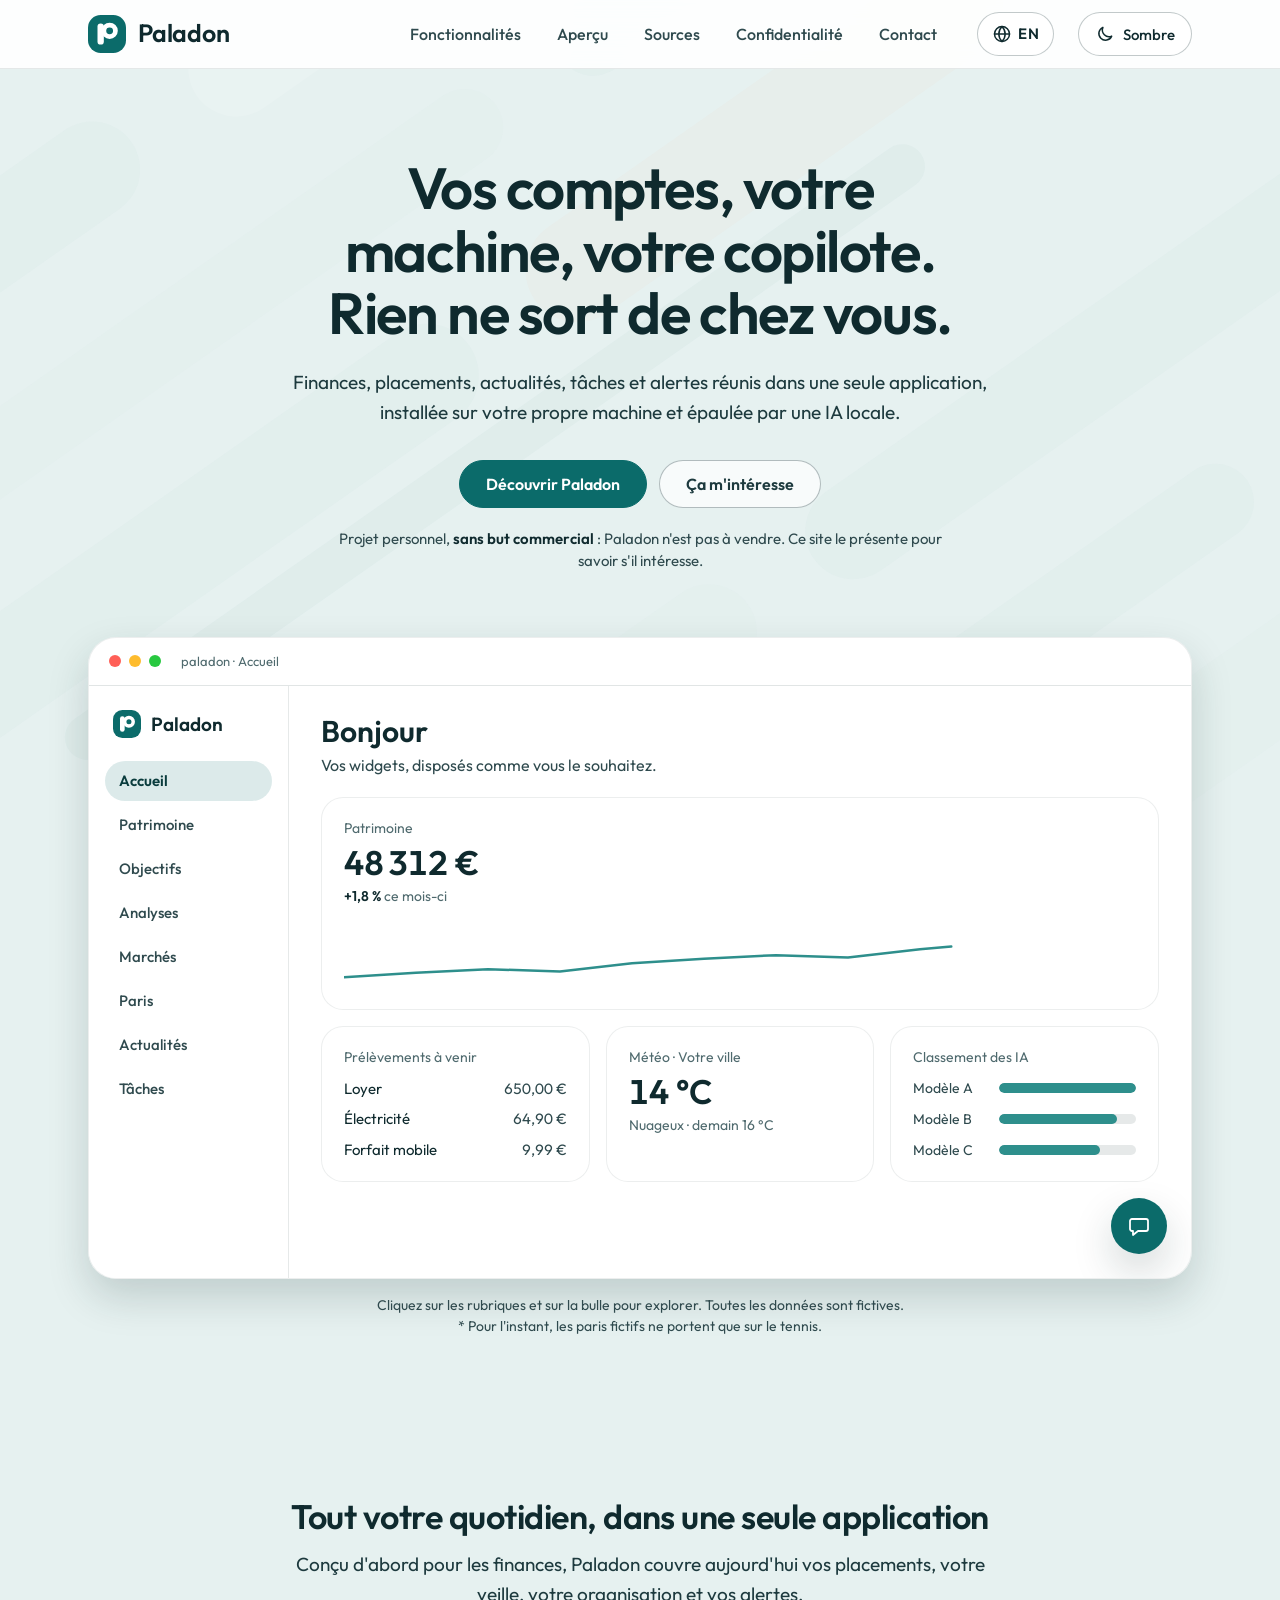
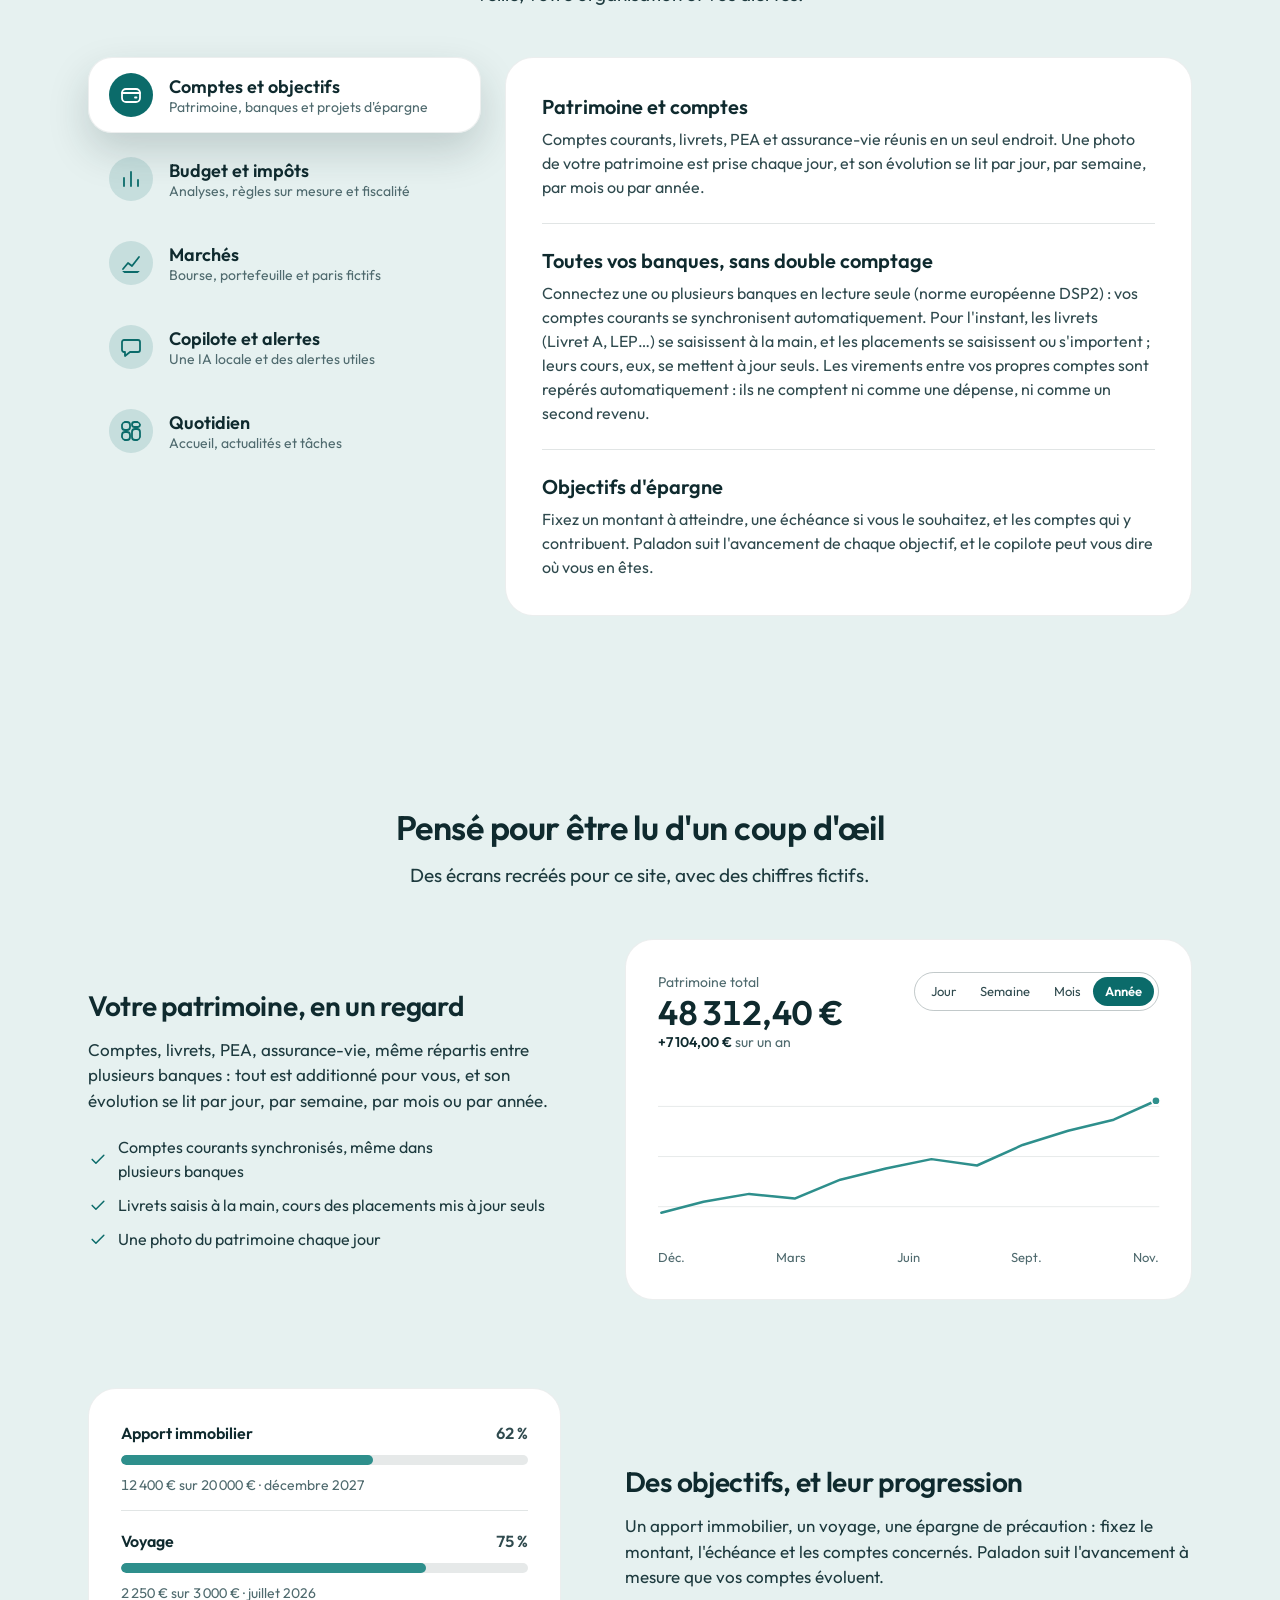
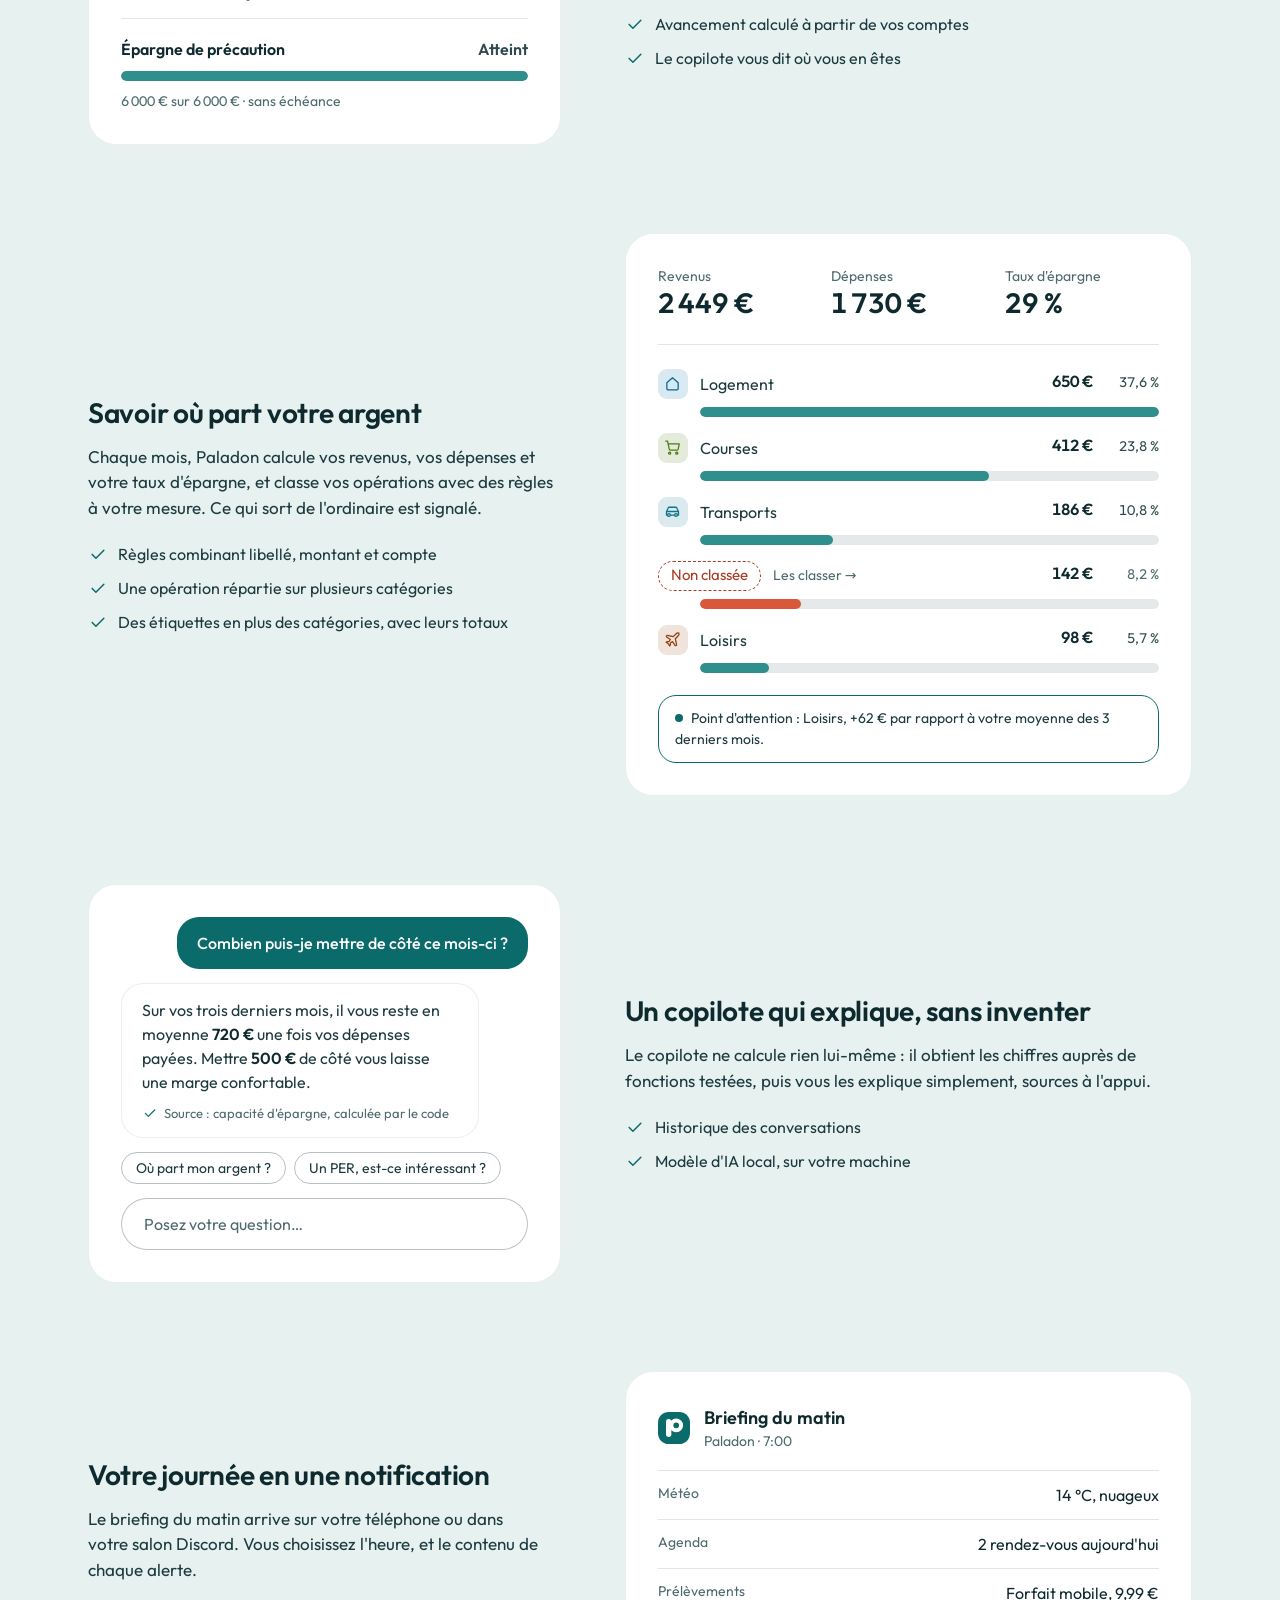
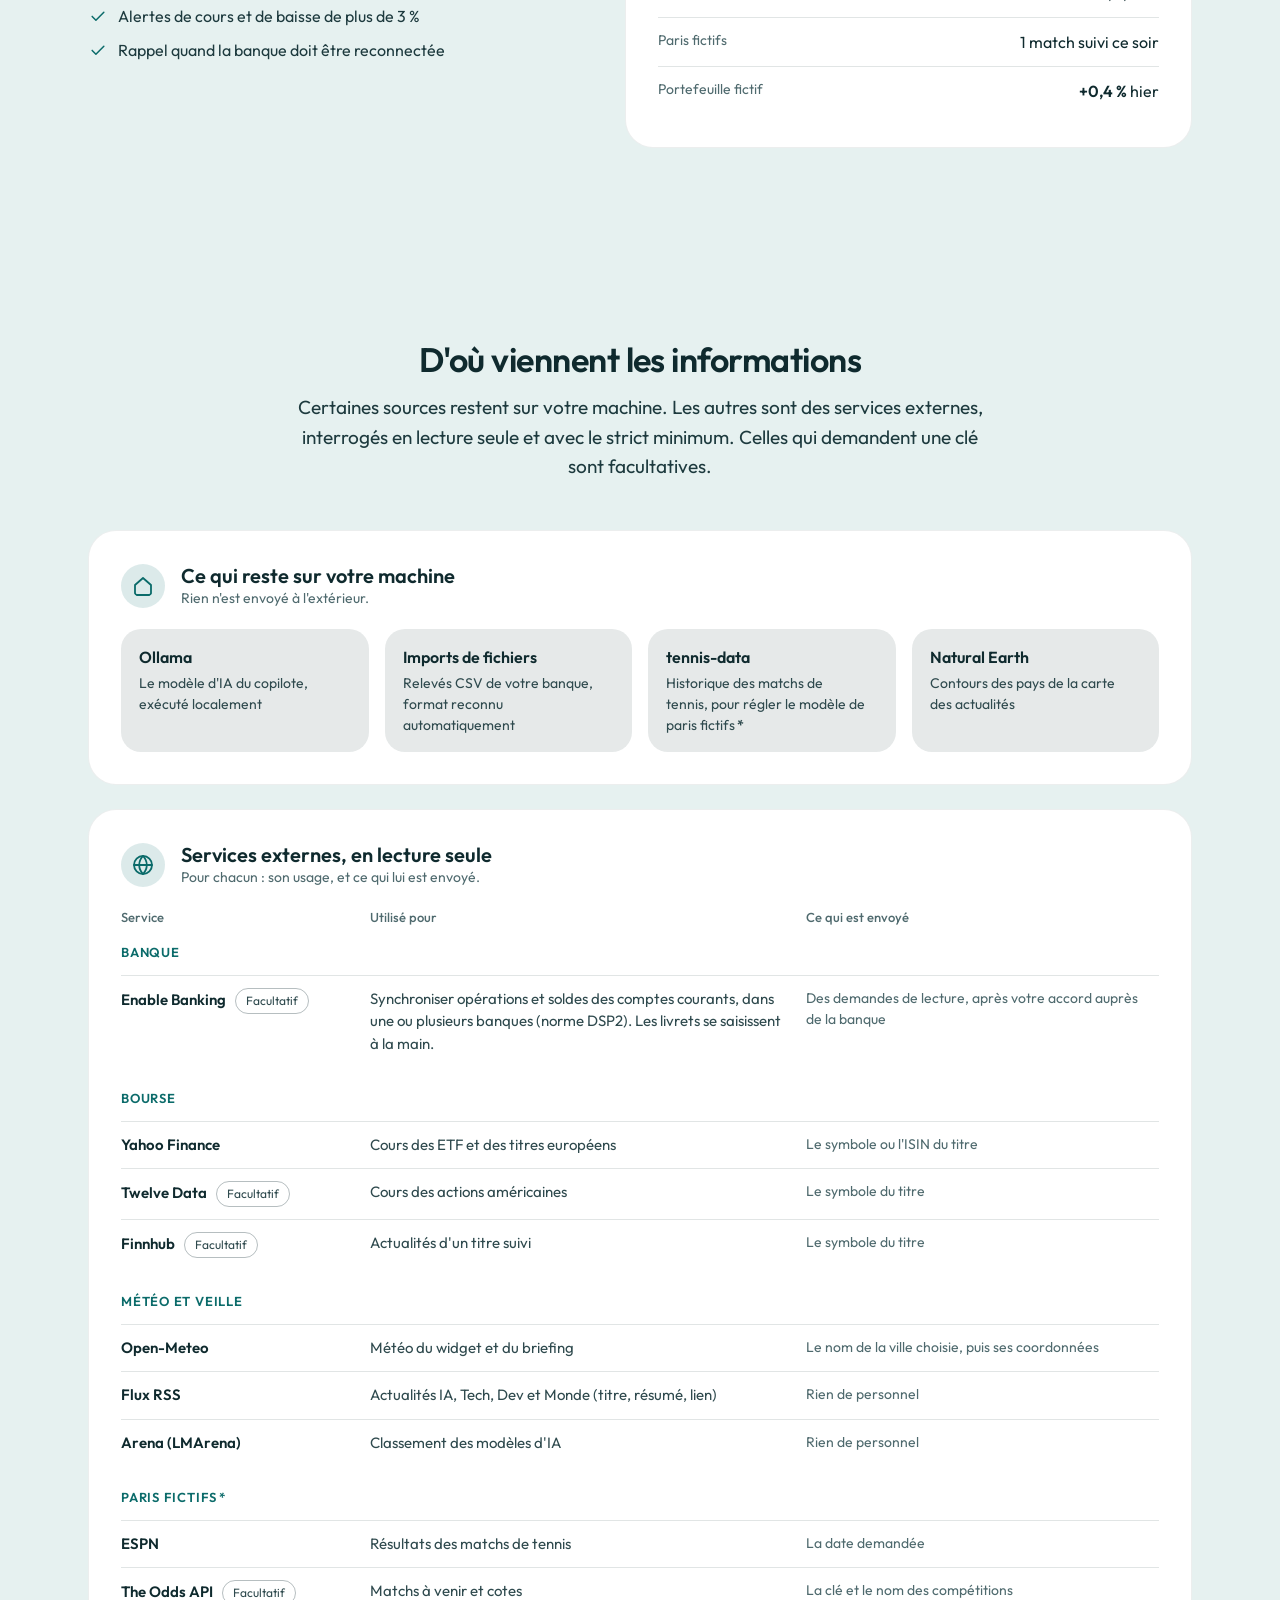
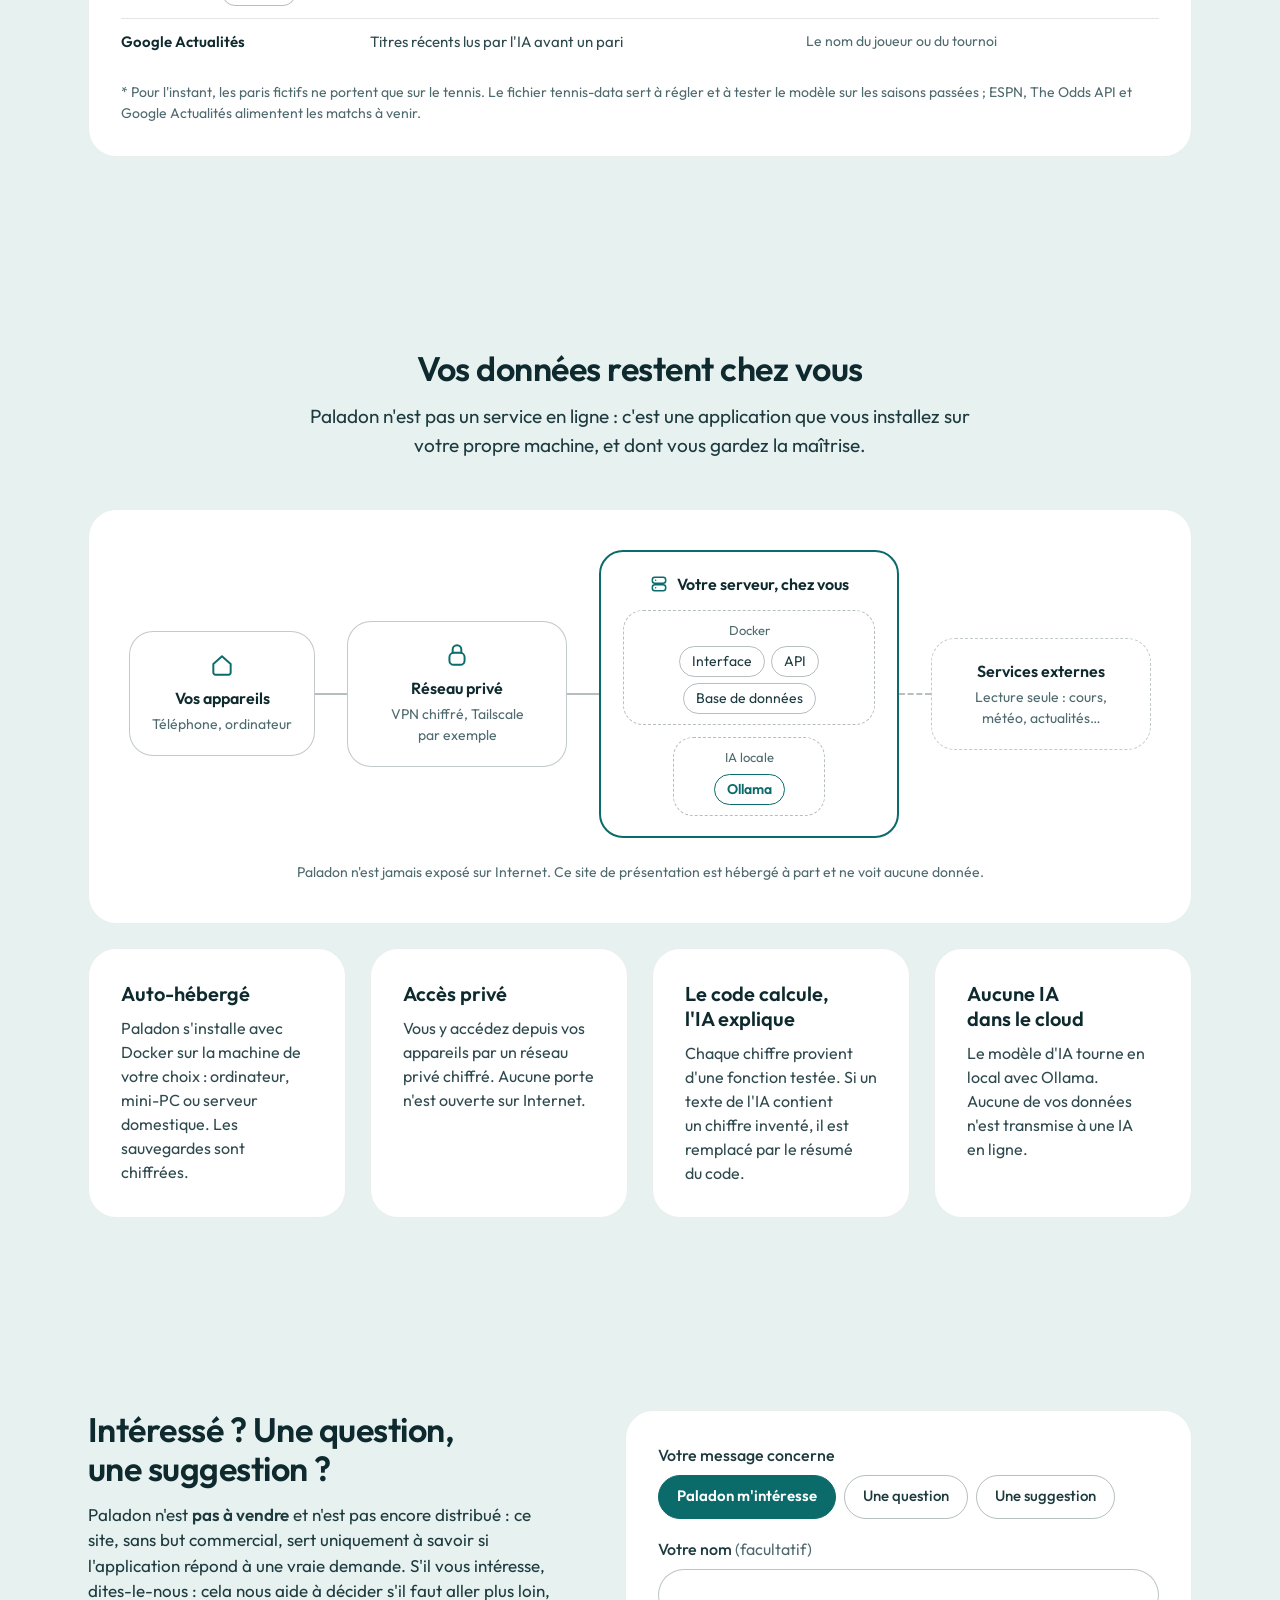
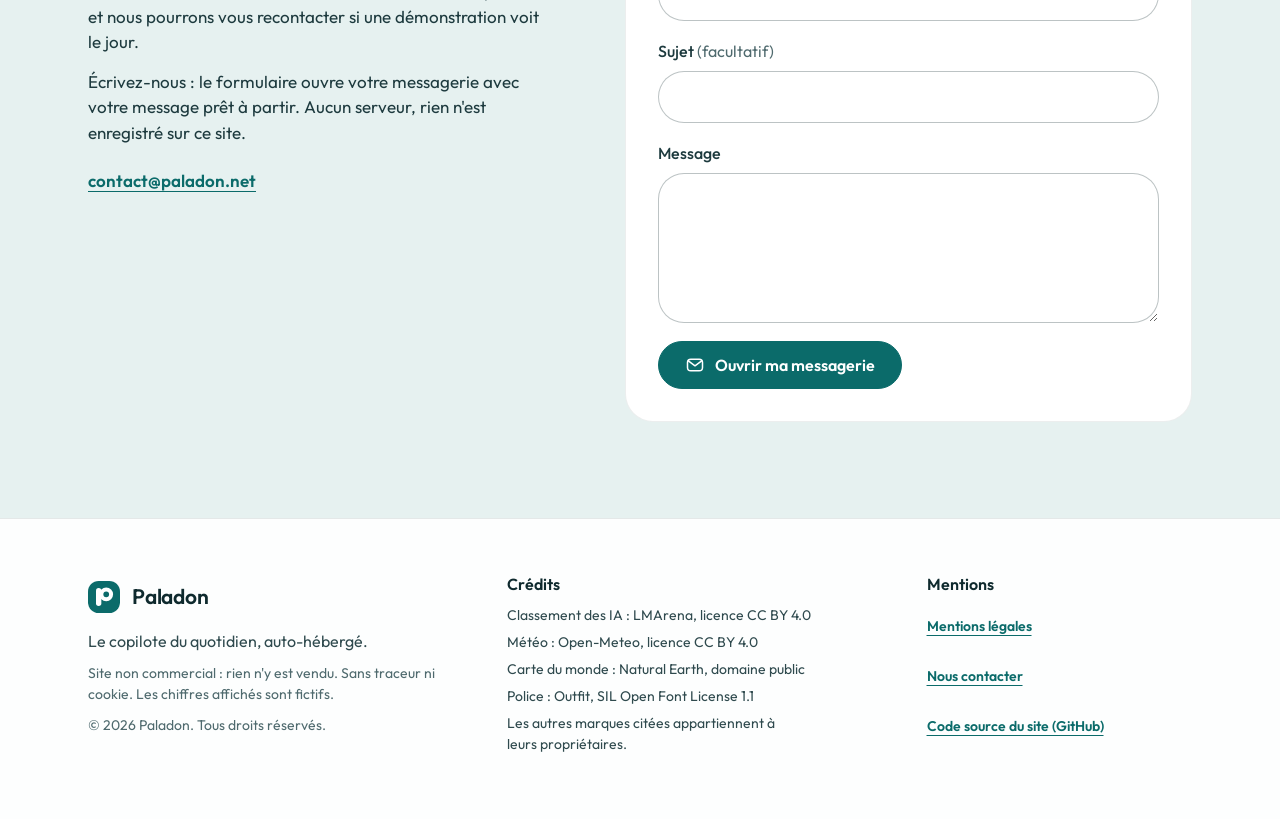
<file: index.html>
<!doctype html>
<html lang="fr" data-theme="dark">
<head>
  <meta charset="utf-8">
  <meta name="viewport" content="width=device-width, initial-scale=1">
  <title>Paladon, le copilote du quotidien qui reste chez vous</title>
  <meta name="description" content="Finances, placements, actualités, tâches et alertes réunis dans une seule application, installée sur votre propre machine et épaulée par une IA locale.">
  <meta name="referrer" content="no-referrer">
  <link rel="canonical" href="https://paladon.net/">
  <link rel="alternate" hreflang="fr" href="https://paladon.net/">
  <link rel="alternate" hreflang="en" href="https://paladon.net/en/">
  <link rel="alternate" hreflang="x-default" href="https://paladon.net/">
  <meta property="og:type" content="website">
  <meta property="og:site_name" content="Paladon">
  <meta property="og:title" content="Paladon, le copilote du quotidien qui reste chez vous">
  <meta property="og:description" content="Finances, placements, actualités, tâches et alertes réunis dans une seule application, installée sur votre propre machine et épaulée par une IA locale.">
  <meta property="og:url" content="https://paladon.net/">
  <meta property="og:image" content="https://paladon.net/assets/img/og-image.png">
  <meta property="og:image:width" content="1200">
  <meta property="og:image:height" content="630">
  <meta property="og:image:alt" content="Logo Paladon">
  <meta property="og:locale" content="fr_FR">
  <meta property="og:locale:alternate" content="en_US">
  <meta name="twitter:card" content="summary_large_image">
  <script type="application/ld+json">{"@context": "https://schema.org", "@type": "WebSite", "name": "Paladon", "alternateName": "paladon.net", "url": "https://paladon.net/", "inLanguage": "fr", "description": "Finances, placements, actualités, tâches et alertes réunis dans une seule application, installée sur votre propre machine et épaulée par une IA locale."}</script>
  <link rel="icon" href="assets/img/favicon.svg" type="image/svg+xml">
  <link rel="preload" href="assets/fonts/outfit-latin-400-normal.woff2" as="font" type="font/woff2" crossorigin>
  <link rel="preload" href="assets/fonts/outfit-latin-600-normal.woff2" as="font" type="font/woff2" crossorigin>
  <script src="assets/js/theme-init.js"></script>
  <link rel="stylesheet" href="assets/css/theme.css">
  <link rel="stylesheet" href="assets/css/style.css">
  <script src="assets/js/main.js" defer></script>
</head>
<body>

<!-- Pictogrammes (traits fins, couleur du texte courant). Réutilisés plus bas avec <use>. -->
<svg class="sprite" aria-hidden="true" focusable="false">
  <symbol id="i-wallet" viewBox="0 0 24 24"><rect x="3" y="6" width="18" height="13" rx="4"/><path d="M3 10h18M16 14.5h1.5"/></symbol>
  <symbol id="i-bars" viewBox="0 0 24 24"><path d="M5 19V11M12 19V5M19 19v-6"/></symbol>
  <symbol id="i-chart" viewBox="0 0 24 24"><path d="M4 18l5-6 4 3 7-9"/><path d="M4 21h16"/></symbol>
  <symbol id="i-paper" viewBox="0 0 24 24"><rect x="4" y="4" width="16" height="16" rx="5"/><path d="M8 15l3-3 2 2 3-4"/></symbol>
  <symbol id="i-tax" viewBox="0 0 24 24"><rect x="5" y="3" width="14" height="18" rx="4"/><path d="M9 8h6M9 12h6M9 16h3"/></symbol>
  <symbol id="i-chat" viewBox="0 0 24 24"><path d="M5 5h14a2 2 0 0 1 2 2v8a2 2 0 0 1-2 2h-8l-5 4v-4H5a2 2 0 0 1-2-2V7a2 2 0 0 1 2-2z"/></symbol>
  <symbol id="i-grid" viewBox="0 0 24 24"><rect x="3" y="3" width="8" height="8" rx="3"/><rect x="13" y="3" width="8" height="5" rx="2.5"/><rect x="13" y="10" width="8" height="11" rx="3"/><rect x="3" y="13" width="8" height="8" rx="3"/></symbol>
  <symbol id="i-sun" viewBox="0 0 24 24"><circle cx="12" cy="12" r="4"/><path d="M12 2.5v2M12 19.5v2M2.5 12h2M19.5 12h2M5.3 5.3l1.4 1.4M17.3 17.3l1.4 1.4M5.3 18.7l1.4-1.4M17.3 6.7l1.4-1.4"/></symbol>
  <symbol id="i-moon" viewBox="0 0 24 24"><path d="M20 14.5A8 8 0 0 1 9.5 4 8 8 0 1 0 20 14.5z"/></symbol>
  <symbol id="i-news" viewBox="0 0 24 24"><rect x="3" y="5" width="18" height="14" rx="4"/><path d="M7 9h6M7 12.5h10M7 16h10"/></symbol>
  <symbol id="i-tasks" viewBox="0 0 24 24"><rect x="3" y="4" width="5" height="16" rx="2.5"/><rect x="9.5" y="4" width="5" height="11" rx="2.5"/><rect x="16" y="4" width="5" height="7" rx="2.5"/></symbol>
  <symbol id="i-bell" viewBox="0 0 24 24"><path d="M6 16V11a6 6 0 0 1 12 0v5l1.5 2h-15z"/><path d="M10 21h4"/></symbol>
  <symbol id="i-ball" viewBox="0 0 24 24"><circle cx="12" cy="12" r="9"/><path d="M5.6 5.6c3.2 3.2 3.2 9.6 0 12.8M18.4 5.6c-3.2 3.2-3.2 9.6 0 12.8"/></symbol>
  <symbol id="i-lock" viewBox="0 0 24 24"><rect x="5" y="10" width="14" height="11" rx="4"/><path d="M8 10V7a4 4 0 0 1 8 0v3"/></symbol>
  <symbol id="i-home" viewBox="0 0 24 24"><path d="M4 11l8-7 8 7v8a2 2 0 0 1-2 2H6a2 2 0 0 1-2-2z"/></symbol>
  <symbol id="i-check" viewBox="0 0 24 24"><path d="M5 12.5l4.5 4.5L19 7.5"/></symbol>
  <symbol id="i-mail" viewBox="0 0 24 24"><rect x="3" y="5" width="18" height="14" rx="4"/><path d="M4 7l8 6 8-6"/></symbol>
  <symbol id="i-target" viewBox="0 0 24 24"><circle cx="12" cy="12" r="9"/><circle cx="12" cy="12" r="5"/><circle cx="12" cy="12" r="1"/></symbol>
  <symbol id="i-cart" viewBox="0 0 24 24"><circle cx="8" cy="20" r="1.5"/><circle cx="18" cy="20" r="1.5"/><path d="M2.5 3h2.5l2.4 11.2a2 2 0 0 0 2 1.6h8.7a2 2 0 0 0 1.9-1.5L21.5 7H6.1"/></symbol>
  <symbol id="i-car" viewBox="0 0 24 24"><path d="M5 17H3.5v-4.5l2.2-5.2A2 2 0 0 1 7.5 6h9a2 2 0 0 1 1.8 1.3l2.2 5.2V17H19M9 17h6"/><circle cx="7" cy="17" r="2"/><circle cx="17" cy="17" r="2"/><path d="M4 12h16"/></symbol>
  <symbol id="i-plane" viewBox="0 0 24 24"><path d="M17.8 19.2L16 11l3.5-3.5C21 6 21.5 4 21 3c-1-.5-3 0-4.5 1.5L13 8 4.8 6.2c-.5-.1-.9.1-1.1.5l-.3.5c-.2.5-.1 1 .3 1.3L9 12l-2 3H4l-1 1 3 2 2 3 1-1v-3l3-2 3.5 5.3c.3.4.8.5 1.3.3l.5-.2c.4-.3.6-.7.5-1.2z"/></symbol>
  <symbol id="i-close" viewBox="0 0 24 24"><path d="M6 6l12 12M18 6L6 18"/></symbol>
  <symbol id="i-server" viewBox="0 0 24 24"><rect x="4" y="4" width="16" height="7" rx="3"/><rect x="4" y="13" width="16" height="7" rx="3"/><path d="M8 7.5h.01M8 16.5h.01"/></symbol>
  <symbol id="i-globe" viewBox="0 0 24 24"><circle cx="12" cy="12" r="9"/><path d="M3 12h18M12 3c2.5 2.6 3.8 5.6 3.8 9s-1.3 6.4-3.8 9c-2.5-2.6-3.8-5.6-3.8-9S9.5 5.6 12 3z"/></symbol>
</svg>

<!-- Fond à 13 bandes diagonales. Les bandes
     glissent très lentement ; prefers-reduced-motion les arrête. Caché aux lecteurs d'écran. -->
<svg class="stripes" aria-hidden="true" focusable="false" viewBox="0 0 1600 1200" preserveAspectRatio="xMidYMid slice">
  <g transform="rotate(-35 800 600)">
    <rect x="-200" y="-330" width="1000" height="80" rx="40" style="fill: var(--stripe-1)"/>
    <rect x="-200" y="-140" width="700" height="120" rx="60" style="fill: var(--stripe-2)"/>
    <rect x="600" y="-140" width="1100" height="120" rx="60" style="fill: var(--stripe-hl)"/>
    <rect x="-200" y="96" width="1100" height="96" rx="48" style="fill: var(--stripe-1)"/>
    <rect x="1000" y="96" width="800" height="96" rx="48" style="fill: var(--stripe-2)"/>
    <rect x="-200" y="306" width="900" height="130" rx="65" style="fill: var(--stripe-2)"/>
    <rect x="800" y="306" width="700" height="130" rx="65" style="fill: var(--stripe-tint)"/>
    <rect x="0" y="470" width="1300" height="56" rx="28" style="fill: var(--stripe-3)"/>
    <rect x="-200" y="776" width="1000" height="120" rx="60" style="fill: var(--stripe-1)"/>
    <rect x="900" y="776" width="900" height="120" rx="60" style="fill: var(--stripe-2)"/>
    <rect x="200" y="1018" width="1200" height="96" rx="48" style="fill: var(--stripe-2)"/>
    <rect x="400" y="1226" width="1000" height="130" rx="65" style="fill: var(--stripe-1)"/>
    <rect x="-200" y="1390" width="1100" height="56" rx="28" style="fill: var(--stripe-3)"/>
  </g>
</svg>

<a class="skip-link" href="#contenu">Aller au contenu</a>

<!-- ============================== EN-TÊTE ============================== -->
<header class="site-header">
  <div class="header-inner">
    <a class="brand" href="#haut" aria-label="Paladon, retour en haut de la page">
      <svg class="logo" width="38" height="38" viewBox="0 0 36 36" aria-hidden="true" focusable="false">
        <rect class="logo-tile" width="36" height="36" rx="12"/>
        <rect class="logo-ink" x="9" y="8" width="6" height="20" rx="3"/>
        <circle class="logo-ring" cx="20.5" cy="15" r="5.5"/>
      </svg>
      <span class="wordmark">Paladon</span>
    </a>

    <nav class="site-nav" aria-label="Sections de la page">
      <ul>
        <li><a href="#fonctionnalites">Fonctionnalités</a></li>
        <li><a href="#apercu">Aperçu</a></li>
        <li><a href="#sources">Sources</a></li>
        <li><a href="#confidentialite">Confidentialité</a></li>
        <li><a href="#contact">Contact</a></li>
      </ul>
    </nav>

    <a class="lang-switch" href="en/index.html" hreflang="en" lang="en" data-lang-switch="en" aria-label="English version of this site">
      <svg class="icon" aria-hidden="true" focusable="false"><use href="#i-globe"/></svg>
      <span>EN</span>
    </a>

    <button class="theme-toggle" type="button" aria-label="Passer au thème clair">
      <svg class="icon icon-to-light" aria-hidden="true" focusable="false"><use href="#i-sun"/></svg>
      <svg class="icon icon-to-dark" aria-hidden="true" focusable="false"><use href="#i-moon"/></svg>
      <span class="theme-toggle-text" aria-hidden="true">Clair</span>
    </button>
  </div>
</header>

<main id="contenu">

  <!-- ============================== ACCROCHE ============================== -->
  <section class="hero" id="haut" aria-labelledby="hero-title">
    <div class="container hero-text reveal">
      <h1 id="hero-title">Vos comptes, votre machine, votre copilote.<br class="br-wide"> Rien ne sort de chez vous.</h1>
      <p class="lead">Finances, placements, actualités, tâches et alertes réunis dans une seule application, installée sur votre propre machine et épaulée par une IA locale.</p>
      <div class="actions">
        <a class="btn btn-primary" href="#fonctionnalites">Découvrir Paladon</a>
        <a class="btn btn-secondary" href="#contact">Ça m'intéresse</a>
      </div>
      <p class="hero-note">Projet personnel, <strong>sans but commercial</strong>&nbsp;: Paladon n'est pas à vendre. Ce site le présente pour savoir s'il intéresse.</p>
    </div>

    <!-- Démonstration interactive : les rubriques du menu affichent un exemple d'écran (données fictives) -->
    <figure class="container hero-preview reveal">
      <figcaption class="visually-hidden">Démonstration interactive de Paladon, avec des données fictives. Choisissez une rubrique pour afficher l'écran correspondant.</figcaption>
      <div class="window">
        <div class="window-bar" aria-hidden="true">
          <span class="traffic traffic-close"></span><span class="traffic traffic-minimize"></span><span class="traffic traffic-zoom"></span>
          <p class="window-title">paladon · <span data-window-title>Accueil</span></p>
        </div>
        <div class="window-body">
          <div class="mock-sidebar">
            <div class="mock-brand" aria-hidden="true">
              <svg class="logo" width="28" height="28" viewBox="0 0 36 36" focusable="false"><rect class="logo-tile" width="36" height="36" rx="12"/><rect class="logo-ink" x="9" y="8" width="6" height="20" rx="3"/><circle class="logo-ring" cx="20.5" cy="15" r="5.5"/></svg>
              <span>Paladon</span>
            </div>
            <div class="mock-nav" role="tablist" aria-label="Rubriques de la démonstration" data-tabs data-window-tabs>
              <button type="button" role="tab" id="demo-tab-home" aria-controls="demo-home" aria-selected="true">Accueil</button>
              <button type="button" role="tab" id="demo-tab-wealth" aria-controls="demo-wealth" aria-selected="false" tabindex="-1">Patrimoine</button>
              <button type="button" role="tab" id="demo-tab-goals" aria-controls="demo-goals" aria-selected="false" tabindex="-1">Objectifs</button>
              <button type="button" role="tab" id="demo-tab-analyses" aria-controls="demo-analyses" aria-selected="false" tabindex="-1">Analyses</button>
              <button type="button" role="tab" id="demo-tab-markets" aria-controls="demo-markets" aria-selected="false" tabindex="-1">Marchés</button>
              <button type="button" role="tab" id="demo-tab-betting" aria-controls="demo-betting" aria-selected="false" tabindex="-1">Paris</button>
              <button type="button" role="tab" id="demo-tab-news" aria-controls="demo-news" aria-selected="false" tabindex="-1">Actualités</button>
              <button type="button" role="tab" id="demo-tab-tasks" aria-controls="demo-tasks" aria-selected="false" tabindex="-1">Tâches</button>
            </div>
          </div>

          <div class="mock-main">
            <!-- Accueil -->
            <div class="mock-panel" role="tabpanel" id="demo-home" aria-labelledby="demo-tab-home" tabindex="0">
              <p class="mock-hello">Bonjour</p>
              <p class="mock-sub">Vos widgets, disposés comme vous le souhaitez.</p>
              <div class="widgets">
                <div class="widget widget-wide">
                  <p class="w-label">Patrimoine</p>
                  <p class="w-value" data-count="48312" data-decimals="0" data-suffix=" €">48&#8239;312&nbsp;€</p>
                  <p class="w-note"><span class="up">+1,8&nbsp;%</span> ce mois-ci</p>
                  <svg class="spark" viewBox="0 0 600 120" preserveAspectRatio="none" aria-hidden="true" focusable="false">
                    <path class="draw" pathLength="1" d="M0 100 L54.5 92 L109.1 86 L163.6 90 L218.2 76 L272.7 68 L327.3 62 L381.8 66 L436.4 52 L490.9 41 L545.5 33 L600 20"/>
                  </svg>
                </div>
                <div class="widget">
                  <p class="w-label">Prélèvements à venir</p>
                  <ul class="w-list">
                    <li><span>Loyer</span><span class="num">650,00&nbsp;€</span></li>
                    <li><span>Électricité</span><span class="num">64,90&nbsp;€</span></li>
                    <li><span>Forfait mobile</span><span class="num">9,99&nbsp;€</span></li>
                  </ul>
                </div>
                <div class="widget">
                  <p class="w-label">Météo · Votre ville</p>
                  <p class="w-value" data-count="14" data-decimals="0" data-suffix=" °C">14&nbsp;°C</p>
                  <p class="w-note">Nuageux · demain 16&nbsp;°C</p>
                </div>
                <div class="widget">
                  <p class="w-label">Classement des IA</p>
                  <div class="mini-bars">
                    <div><span>Modèle A</span><span class="track"><span class="fill" style="--w: 100%"></span></span></div>
                    <div><span>Modèle B</span><span class="track"><span class="fill" style="--w: 86%"></span></span></div>
                    <div><span>Modèle C</span><span class="track"><span class="fill" style="--w: 74%"></span></span></div>
                  </div>
                </div>
              </div>
            </div>

            <!-- Patrimoine -->
            <div class="mock-panel" role="tabpanel" id="demo-wealth" aria-labelledby="demo-tab-wealth" tabindex="0" hidden>
              <p class="mock-hello">Patrimoine</p>
              <p class="mock-sub">Tout ce que vous possédez, au même endroit.</p>
              <div class="widgets widgets-2">
                <div class="widget">
                  <p class="w-label">Patrimoine total</p>
                  <p class="w-value" data-count="48312.40" data-decimals="2" data-suffix=" €">48&#8239;312,40&nbsp;€</p>
                  <p class="w-note"><span class="up">+7&#8239;104,00&nbsp;€</span> sur un an</p>
                  <svg class="spark spark-tall" viewBox="0 0 600 160" preserveAspectRatio="none" aria-hidden="true" focusable="false">
                    <path class="draw" pathLength="1" d="M0 140 L54.5 128 L109.1 120 L163.6 125 L218.2 105 L272.7 94 L327.3 84 L381.8 91 L436.4 70 L490.9 55 L545.5 44 L600 24"/>
                  </svg>
                </div>
                <div class="widget">
                  <p class="w-label">Répartition</p>
                  <div class="cat-bars cat-bars-tight">
                    <div class="cat"><div class="cat-row"><span>Comptes courants</span><span class="num">4&#8239;210,00&nbsp;€</span></div><span class="track"><span class="fill" style="--w: 22%"></span></span></div>
                    <div class="cat"><div class="cat-row"><span>Livrets</span><span class="num">12&#8239;600,00&nbsp;€</span></div><span class="track"><span class="fill" style="--w: 67%"></span></span></div>
                    <div class="cat"><div class="cat-row"><span>PEA</span><span class="num">18&#8239;902,40&nbsp;€</span></div><span class="track"><span class="fill" style="--w: 100%"></span></span></div>
                    <div class="cat"><div class="cat-row"><span>Assurance-vie</span><span class="num">12&#8239;600,00&nbsp;€</span></div><span class="track"><span class="fill" style="--w: 67%"></span></span></div>
                  </div>
                </div>
              </div>
            </div>

            <!-- Objectifs -->
            <div class="mock-panel" role="tabpanel" id="demo-goals" aria-labelledby="demo-tab-goals" tabindex="0" hidden>
              <p class="mock-hello">Objectifs</p>
              <p class="mock-sub">Vos projets d'épargne et leur avancement.</p>
              <div class="goal-list">
                <div class="widget goal">
                  <div class="cat-row"><span class="goal-name">Apport immobilier</span><span class="goal-pct num">62&nbsp;%</span></div>
                  <span class="track"><span class="fill" style="--w: 62%"></span></span>
                  <p class="w-note"><span class="num">12&#8239;400,00&nbsp;€</span> sur <span class="num">20&#8239;000,00&nbsp;€</span> · échéance décembre 2027 · Livret, PEA</p>
                </div>
                <div class="widget goal">
                  <div class="cat-row"><span class="goal-name">Voyage</span><span class="goal-pct num">75&nbsp;%</span></div>
                  <span class="track"><span class="fill" style="--w: 75%"></span></span>
                  <p class="w-note"><span class="num">2&#8239;250,00&nbsp;€</span> sur <span class="num">3&#8239;000,00&nbsp;€</span> · échéance juillet 2026 · Livret</p>
                </div>
                <div class="widget goal">
                  <div class="cat-row"><span class="goal-name">Épargne de précaution</span><span class="goal-pct num up">Atteint</span></div>
                  <span class="track"><span class="fill" style="--w: 100%"></span></span>
                  <p class="w-note"><span class="num">6&#8239;000,00&nbsp;€</span> sur <span class="num">6&#8239;000,00&nbsp;€</span> · sans échéance · Livret</p>
                </div>
              </div>
            </div>

            <!-- Analyses -->
            <div class="mock-panel" role="tabpanel" id="demo-analyses" aria-labelledby="demo-tab-analyses" tabindex="0" hidden>
              <p class="mock-hello">Analyses</p>
              <p class="mock-sub">Vos dépenses et le flux de votre argent.</p>
              <div class="widgets widgets-2">
                <div class="widget">
                  <p class="w-label">Dépenses par mois</p>
                  <div class="col-chart">
                    <div class="col"><span class="col-value num">1&#8239;820&nbsp;€</span><span class="col-bar" style="--h: 93%"></span><span class="col-label">Juin</span></div>
                    <div class="col"><span class="col-value num">1&#8239;640&nbsp;€</span><span class="col-bar" style="--h: 84%"></span><span class="col-label">Juil.</span></div>
                    <div class="col"><span class="col-value num">1&#8239;950&nbsp;€</span><span class="col-bar" style="--h: 100%"></span><span class="col-label">Août</span></div>
                    <div class="col"><span class="col-value num">1&#8239;710&nbsp;€</span><span class="col-bar" style="--h: 88%"></span><span class="col-label">Sept.</span></div>
                    <div class="col"><span class="col-value num">1&#8239;590&nbsp;€</span><span class="col-bar" style="--h: 82%"></span><span class="col-label">Oct.</span></div>
                    <div class="col"><span class="col-value num">1&#8239;730&nbsp;€</span><span class="col-bar" style="--h: 89%"></span><span class="col-label">Nov.</span></div>
                  </div>
                </div>
                <div class="widget">
                  <p class="w-label">Novembre</p>
                  <div class="kpis kpis-tight">
                    <div><p class="w-note">Revenus</p><p class="kpi-value kpi-xs">2&#8239;450&nbsp;€</p></div>
                    <div><p class="w-note">Taux d'épargne</p><p class="kpi-value kpi-xs kpi-highlight">29&nbsp;%</p></div>
                  </div>
                  <div class="divider divider-tight"></div>
                  <p class="w-note">Abonnements repérés</p>
                  <p class="kpi-value kpi-xs">86,40&nbsp;€ <span class="w-note">par mois</span></p>
                  <p class="w-note danger-text">4 opérations à classer</p>
                  <p class="insight-line">Restaurants&nbsp;: +68&nbsp;€ par rapport à votre moyenne</p>
                </div>
                <div class="widget widget-wide">
                  <p class="w-label">Flux du mois&nbsp;: d'où vient l'argent, où il va</p>
                  <div class="sankey-wrap">
<svg class="sankey" viewBox="0 0 640 274" role="img" aria-labelledby="sankey-title"><title id="sankey-title">Flux du mois (fictif) : 2 450 € de revenus, dont 720 € d'épargne, 650 € de logement, 412 € de courses, 242 € d'autres dépenses, 186 € de transports, 142 € non classés et 98 € de loisirs.</title>
<rect class="node flow-income" x="118" y="27.0" width="12" height="220.0" rx="4"/>
<text class="lbl" x="108" y="133.0" text-anchor="end">Revenus</text><text class="val" x="108" y="151.0" text-anchor="end">2 450 €</text>
<path class="band flow-savings" d="M130 27.0 C285.0 27.0 285.0 6.0 440 6.0 L440 70.7 C285.0 70.7 285.0 91.7 130 91.7 Z"/>
<path class="band flow-c1" d="M130 91.7 C285.0 91.7 285.0 77.7 440 77.7 L440 136.0 C285.0 136.0 285.0 150.0 130 150.0 Z"/>
<path class="band flow-c2" d="M130 150.0 C285.0 150.0 285.0 143.0 440 143.0 L440 180.0 C285.0 180.0 285.0 187.0 130 187.0 Z"/>
<path class="band flow-other" d="M130 187.0 C285.0 187.0 285.0 187.0 440 187.0 L440 208.7 C285.0 208.7 285.0 208.7 130 208.7 Z"/>
<path class="band flow-c3" d="M130 208.7 C285.0 208.7 285.0 215.7 440 215.7 L440 232.4 C285.0 232.4 285.0 225.4 130 225.4 Z"/>
<path class="band flow-none" d="M130 225.4 C285.0 225.4 285.0 239.4 440 239.4 L440 252.2 C285.0 252.2 285.0 238.2 130 238.2 Z"/>
<path class="band flow-c4" d="M130 238.2 C285.0 238.2 285.0 259.2 440 259.2 L440 268.0 C285.0 268.0 285.0 247.0 130 247.0 Z"/>
<rect class="node flow-savings" x="440" y="6.0" width="12" height="64.7" rx="3"/>
<text class="lbl" x="462" y="42.8">Épargne <tspan class="val">720 €</tspan></text>
<rect class="node flow-c1" x="440" y="77.7" width="12" height="58.4" rx="3"/>
<text class="lbl" x="462" y="111.3">Logement <tspan class="val">650 €</tspan></text>
<rect class="node flow-c2" x="440" y="143.0" width="12" height="37.0" rx="3"/>
<text class="lbl" x="462" y="166.0">Courses <tspan class="val">412 €</tspan></text>
<rect class="node flow-other" x="440" y="187.0" width="12" height="21.7" rx="3"/>
<text class="lbl" x="462" y="202.4">Autres <tspan class="val">242 €</tspan></text>
<rect class="node flow-c3" x="440" y="215.7" width="12" height="16.7" rx="3"/>
<text class="lbl" x="462" y="228.6">Transports <tspan class="val">186 €</tspan></text>
<rect class="node flow-none" x="440" y="239.4" width="12" height="12.8" rx="3"/>
<text class="lbl" x="462" y="250.3">Non classée <tspan class="val">142 €</tspan></text>
<rect class="node flow-c4" x="440" y="259.2" width="12" height="8.8" rx="3"/>
<text class="lbl" x="462" y="268.1">Loisirs <tspan class="val">98 €</tspan></text>
</svg>
                  </div>
                </div>
              </div>
            </div>

            <!-- Marchés -->
            <div class="mock-panel" role="tabpanel" id="demo-markets" aria-labelledby="demo-tab-markets" tabindex="0" hidden>
              <p class="mock-hello">Marchés</p>
              <p class="mock-sub">Graphiques, indicateurs et portefeuille fictif.</p>
              <div class="widgets">
                <div class="widget widget-wide">
                  <div class="mock-head">
                    <div>
                      <p class="w-label">ETF Monde (exemple)</p>
                      <p class="w-value" data-count="117.58" data-decimals="2" data-suffix=" €">117,58&nbsp;€</p>
                      <p class="w-note"><span class="up">+17,6&nbsp;%</span> sur 6 mois</p>
                    </div>
                    <div class="chip-group"><span class="chip chip-sm chip-on">Bougies</span><span class="chip chip-sm">Moyenne 5</span><span class="chip chip-sm">RSI</span><span class="chip chip-sm">MACD</span></div>
                  </div>
                  <svg class="candles" viewBox="0 0 560 180" aria-hidden="true" focusable="false">
                    <g class="up"><line x1="11.7" y1="159.4" x2="11.7" y2="164.6"/><rect x="5.7" y="162.8" width="12" height="1.5" rx="1"/></g>
                    <g class="down"><line x1="35" y1="156.7" x2="35" y2="164.6"/><rect x="29" y="162.8" width="12" height="1.5" rx="1"/></g>
                    <g class="up"><line x1="58.3" y1="142.2" x2="58.3" y2="170"/><rect x="52.3" y="145" width="12" height="18.2" rx="3"/></g>
                    <g class="up"><line x1="81.7" y1="135.5" x2="81.7" y2="146.2"/><rect x="75.7" y="138.1" width="12" height="6.9" rx="3"/></g>
                    <g class="down"><line x1="105" y1="132.5" x2="105" y2="159.5"/><rect x="99" y="138.1" width="12" height="18.1" rx="3"/></g>
                    <g class="up"><line x1="128.3" y1="134.9" x2="128.3" y2="167.6"/><rect x="122.3" y="146" width="12" height="10.2" rx="3"/></g>
                    <g class="down"><line x1="151.7" y1="142.9" x2="151.7" y2="155.9"/><rect x="145.7" y="146" width="12" height="7.9" rx="3"/></g>
                    <g class="up"><line x1="175" y1="147.4" x2="175" y2="158.1"/><rect x="169" y="150.9" width="12" height="3" rx="1.5"/></g>
                    <g class="up"><line x1="198.3" y1="140.6" x2="198.3" y2="155.2"/><rect x="192.3" y="143.1" width="12" height="7.8" rx="3"/></g>
                    <g class="up"><line x1="221.7" y1="113.4" x2="221.7" y2="151"/><rect x="215.7" y="117" width="12" height="26.1" rx="3"/></g>
                    <g class="down"><line x1="245" y1="112.2" x2="245" y2="123.7"/><rect x="239" y="117" width="12" height="4.4" rx="2"/></g>
                    <g class="up"><line x1="268.3" y1="115" x2="268.3" y2="123.1"/><rect x="262.3" y="119.1" width="12" height="2.3" rx="1"/></g>
                    <g class="down"><line x1="291.7" y1="112.9" x2="291.7" y2="124.7"/><rect x="285.7" y="119.1" width="12" height="2.2" rx="1"/></g>
                    <g class="up"><line x1="315" y1="96.4" x2="315" y2="122.9"/><rect x="309" y="101.7" width="12" height="19.6" rx="3"/></g>
                    <g class="up"><line x1="338.3" y1="82.7" x2="338.3" y2="102"/><rect x="332.3" y="92.4" width="12" height="9.3" rx="3"/></g>
                    <g class="up"><line x1="361.7" y1="58.5" x2="361.7" y2="94.5"/><rect x="355.7" y="71.6" width="12" height="20.8" rx="3"/></g>
                    <g class="up"><line x1="385" y1="64" x2="385" y2="74.9"/><rect x="379" y="69.4" width="12" height="2.2" rx="1"/></g>
                    <g class="up"><line x1="408.3" y1="56.9" x2="408.3" y2="74.8"/><rect x="402.3" y="66.5" width="12" height="2.9" rx="1"/></g>
                    <g class="up"><line x1="431.7" y1="47.9" x2="431.7" y2="75.9"/><rect x="425.7" y="54.1" width="12" height="12.4" rx="3"/></g>
                    <g class="up"><line x1="455" y1="44.9" x2="455" y2="62.6"/><rect x="449" y="45.6" width="12" height="8.5" rx="3"/></g>
                    <g class="up"><line x1="478.3" y1="29.9" x2="478.3" y2="48.6"/><rect x="472.3" y="33.9" width="12" height="11.7" rx="3"/></g>
                    <g class="down"><line x1="501.7" y1="27.6" x2="501.7" y2="50.3"/><rect x="495.7" y="33.9" width="12" height="12.9" rx="3"/></g>
                    <g class="up"><line x1="525" y1="13" x2="525" y2="56.3"/><rect x="519" y="26.2" width="12" height="20.6" rx="3"/></g>
                    <g class="up"><line x1="548.3" y1="10" x2="548.3" y2="30"/><rect x="542.3" y="19.4" width="12" height="6.8" rx="3"/></g>
                    <path class="sma draw" pathLength="1" d="M105 153 L128.3 149.7 L151.7 147.8 L175 149 L198.3 150 L221.7 142.2 L245 137.3 L268.3 130.3 L291.7 124.4 L315 116.1 L338.3 111.2 L361.7 101.2 L385 91.3 L408.3 80.3 L431.7 70.8 L455 61.4 L478.3 53.9 L501.7 49.4 L525 41.3 L548.3 34.4"/>
                  </svg>
                </div>
                <div class="widget widget-wide widget-row">
                  <div><p class="w-label">Portefeuille fictif de l'IA</p><p class="kpi-value kpi-xs">10&#8239;412,30&nbsp;€ <span class="up">+4,1&nbsp;%</span></p></div>
                  <div><p class="w-label">Repère CAC&nbsp;40</p><p class="kpi-value kpi-xs">+2,7&nbsp;%</p></div>
                  <div><p class="w-label">Dernier ordre</p><p class="w-row-text">Achat de 3 parts, frais 0,5&nbsp;%</p></div>
                </div>
              </div>
            </div>

            <!-- Paris -->
            <div class="mock-panel" role="tabpanel" id="demo-betting" aria-labelledby="demo-tab-betting" tabindex="0" hidden>
              <p class="mock-hello">Paris fictifs<span class="asterisk" aria-hidden="true">*</span></p>
              <p class="mock-sub">Un modèle statistique face aux bookmakers, sans argent réel.</p>
              <div class="widgets">
                <div class="widget widget-wide widget-row">
                  <div><p class="w-label">Cagnotte fictive</p><p class="w-value" data-count="1038.20" data-decimals="2" data-suffix=" €">1&#8239;038,20&nbsp;€</p></div>
                  <div><p class="w-label">Depuis le début</p><p class="kpi-value kpi-xs up">+3,8&nbsp;%</p></div>
                  <div><p class="w-label">Paris en cours</p><p class="kpi-value kpi-xs">2</p></div>
                </div>
                <div class="widget widget-wide">
                  <p class="w-label">Matchs à venir</p>
                  <table class="mock-table">
                    <thead><tr><th scope="col">Match</th><th scope="col">Modèle</th><th scope="col">Bookmaker</th><th scope="col">Décision</th></tr></thead>
                    <tbody>
                      <tr><td>Joueur A – Joueur B</td><td class="num">62&nbsp;%</td><td class="num">55&nbsp;%</td><td>20,00&nbsp;€ sur Joueur A</td></tr>
                      <tr><td>Joueuse C – Joueuse D</td><td class="num">48&nbsp;%</td><td class="num">51&nbsp;%</td><td class="muted-cell">Pas de pari</td></tr>
                      <tr><td>Joueur E – Joueur F</td><td class="num">71&nbsp;%</td><td class="num">64&nbsp;%</td><td>15,00&nbsp;€ sur Joueur E</td></tr>
                    </tbody>
                  </table>
                </div>
              </div>
            </div>

            <!-- Actualités -->
            <div class="mock-panel" role="tabpanel" id="demo-news" aria-labelledby="demo-tab-news" tabindex="0" hidden>
              <p class="mock-hello">Actualités</p>
              <p class="mock-sub">Vos sources, classées par thème.</p>
              <div class="chip-group"><span class="chip chip-sm chip-on">Tout</span><span class="chip chip-sm">IA</span><span class="chip chip-sm">Tech</span><span class="chip chip-sm">Dev</span><span class="chip chip-sm">Monde</span></div>
              <ul class="news-list">
                <li><span class="tag tag-purple">IA</span><span class="news-title">Les assistants de programmation gagnent en autonomie</span><span class="w-note">Source A · il y a 2&nbsp;h</span></li>
                <li><span class="tag tag-blue">Tech</span><span class="news-title">Un nouveau standard pour recharger tous ses appareils</span><span class="w-note">Source B · il y a 3&nbsp;h</span></li>
                <li><span class="tag tag-orange">Dev</span><span class="news-title">Cinq pistes pour accélérer ses tests automatiques</span><span class="w-note">Source C · il y a 5&nbsp;h</span></li>
                <li><span class="tag tag-green">Monde</span><span class="news-title">Sommet international sur le climat&nbsp;: les points clés</span><span class="w-note">Source D · hier</span></li>
              </ul>
            </div>

            <!-- Tâches -->
            <div class="mock-panel" role="tabpanel" id="demo-tasks" aria-labelledby="demo-tab-tasks" tabindex="0" hidden>
              <p class="mock-hello">Tâches</p>
              <p class="mock-sub">Vos projets personnels, colonne par colonne.</p>
              <div class="board">
                <div class="board-col">
                  <p class="board-title">À faire <span class="w-note">3</span></p>
                  <div class="task"><span>Renouveler l'assurance habitation</span><span class="tag tag-blue">Maison</span></div>
                  <div class="task"><span>Préparer les vacances</span><span class="tag tag-purple">Perso</span></div>
                  <div class="task"><span>Trier les papiers</span><span class="tag tag-gray">Administratif</span></div>
                </div>
                <div class="board-col">
                  <p class="board-title">En cours <span class="w-note">1</span></p>
                  <div class="task"><span>Comparer les forfaits mobiles</span><span class="tag tag-green">Budget</span></div>
                </div>
                <div class="board-col">
                  <p class="board-title">Fait <span class="w-note">1</span></p>
                  <div class="task task-done"><span>Déclarer ses revenus</span><span class="tag tag-orange">Impôts</span></div>
                </div>
              </div>
            </div>
          </div>

          <!-- Bouton rond et panneau du copilote -->
          <button class="mock-fab" type="button" aria-expanded="false" aria-controls="demo-copilot">
            <svg class="icon" aria-hidden="true" focusable="false"><use href="#i-chat"/></svg>
            <span class="visually-hidden">Ouvrir le copilote (démonstration)</span>
          </button>
          <div class="mock-copilot" id="demo-copilot" role="dialog" aria-label="Copilote (démonstration)" hidden>
            <div class="copilot-head">
              <p class="notif-title">Copilote</p>
              <button class="icon-btn" type="button" data-copilot-close>
                <svg class="icon" aria-hidden="true" focusable="false"><use href="#i-close"/></svg>
                <span class="visually-hidden">Fermer le copilote</span>
              </button>
            </div>
            <div class="chat-body">
              <p class="bubble bubble-user">Où part mon argent ce mois-ci&nbsp;?</p>
              <div class="bubble bubble-bot">
                <p>Vos trois plus grosses dépenses sont le logement (<strong>650&nbsp;€</strong>), les courses (<strong>412&nbsp;€</strong>) et les transports (<strong>186&nbsp;€</strong>). C'est proche de votre moyenne.</p>
                <p class="bubble-source"><svg class="icon" aria-hidden="true" focusable="false"><use href="#i-check"/></svg>Source&nbsp;: dépenses du mois, calculées par le code</p>
              </div>
              <span class="fake-input">Posez votre question…</span>
            </div>
          </div>
        </div>
      </div>
      <p class="hint">Cliquez sur les rubriques et sur la bulle pour explorer. Toutes les données sont fictives.<br>* Pour l'instant, les paris fictifs ne portent que sur le tennis.</p>
    </figure>
  </section>

  <!-- ============================== FONCTIONNALITÉS (onglets par thème) ============================== -->
  <section class="section" id="fonctionnalites" aria-labelledby="features-title">
    <div class="container">
      <header class="section-head reveal">
        <h2 id="features-title">Tout votre quotidien, dans une seule application</h2>
        <p class="section-lead">Conçu d'abord pour les finances, Paladon couvre aujourd'hui vos placements, votre veille, votre organisation et vos alertes.</p>
      </header>

      <div class="feature-tabs reveal">
        <div class="feature-nav" role="tablist" aria-label="Thèmes des fonctionnalités" data-tabs>
          <button type="button" role="tab" id="ft-tab-accounts" aria-controls="ft-accounts" aria-selected="true">
            <svg class="feature-icon" aria-hidden="true" focusable="false"><use href="#i-wallet"/></svg>
            <span><span class="ft-title">Comptes et objectifs</span><span class="ft-sub">Patrimoine, banques et projets d'épargne</span></span>
          </button>
          <button type="button" role="tab" id="ft-tab-budget" aria-controls="ft-budget" aria-selected="false" tabindex="-1">
            <svg class="feature-icon" aria-hidden="true" focusable="false"><use href="#i-bars"/></svg>
            <span><span class="ft-title">Budget et impôts</span><span class="ft-sub">Analyses, règles sur mesure et fiscalité</span></span>
          </button>
          <button type="button" role="tab" id="ft-tab-markets" aria-controls="ft-markets" aria-selected="false" tabindex="-1">
            <svg class="feature-icon" aria-hidden="true" focusable="false"><use href="#i-chart"/></svg>
            <span><span class="ft-title">Marchés</span><span class="ft-sub">Bourse, portefeuille et paris fictifs</span></span>
          </button>
          <button type="button" role="tab" id="ft-tab-copilot" aria-controls="ft-copilot" aria-selected="false" tabindex="-1">
            <svg class="feature-icon" aria-hidden="true" focusable="false"><use href="#i-chat"/></svg>
            <span><span class="ft-title">Copilote et alertes</span><span class="ft-sub">Une IA locale et des alertes utiles</span></span>
          </button>
          <button type="button" role="tab" id="ft-tab-daily" aria-controls="ft-daily" aria-selected="false" tabindex="-1">
            <svg class="feature-icon" aria-hidden="true" focusable="false"><use href="#i-grid"/></svg>
            <span><span class="ft-title">Quotidien</span><span class="ft-sub">Accueil, actualités et tâches</span></span>
          </button>
        </div>

        <div class="card feature-panels">
          <div class="feature-panel" role="tabpanel" id="ft-accounts" aria-labelledby="ft-tab-accounts" tabindex="0">
            <div class="feature-item">
              <h3>Patrimoine et comptes</h3>
              <p>Comptes courants, livrets, PEA et assurance-vie réunis en un seul endroit. Une photo de votre patrimoine est prise chaque jour, et son évolution se lit par jour, par semaine, par mois ou par année.</p>
            </div>
            <div class="feature-item">
              <h3>Toutes vos banques, sans double comptage</h3>
              <p>Connectez une ou plusieurs banques en lecture seule (norme européenne DSP2)&nbsp;: vos comptes courants se synchronisent automatiquement. Pour l'instant, les livrets (Livret&nbsp;A, LEP…) se saisissent à la main, et les placements se saisissent ou s'importent&nbsp;; leurs cours, eux, se mettent à jour seuls. Les virements entre vos propres comptes sont repérés automatiquement&nbsp;: ils ne comptent ni comme une dépense, ni comme un second revenu.</p>
            </div>
            <div class="feature-item">
              <h3>Objectifs d'épargne</h3>
              <p>Fixez un montant à atteindre, une échéance si vous le souhaitez, et les comptes qui y contribuent. Paladon suit l'avancement de chaque objectif, et le copilote peut vous dire où vous en êtes.</p>
            </div>
          </div>

          <div class="feature-panel" role="tabpanel" id="ft-budget" aria-labelledby="ft-tab-budget" tabindex="0" hidden>
            <div class="feature-item">
              <h3>Budget et analyses</h3>
              <p>Bilan du mois et taux d'épargne calculés pour vous, abonnements et prélèvements repérés, diagramme de flux pour voir d'un coup d'œil où part l'argent.</p>
            </div>
            <div class="feature-item">
              <h3>Règles et étiquettes sur mesure</h3>
              <p>Des règles de classement qui combinent libellé, montant et compte, et peuvent ajouter une étiquette. Une opération se répartit sur plusieurs catégories, et les étiquettes (vacances, travaux…) ont leurs propres totaux. Corriger une catégorie propose d'en faire une règle.</p>
            </div>
            <div class="feature-item">
              <h3>Fiscalité</h3>
              <p>Estimation de l'impôt sur le revenu avec la tranche marginale et le détail du calcul, simulateur PER et comparateur Livret&nbsp;A, PEA, assurance-vie et PER, sources à l'appui.</p>
            </div>
          </div>

          <div class="feature-panel" role="tabpanel" id="ft-markets" aria-labelledby="ft-tab-markets" tabindex="0" hidden>
            <div class="feature-item">
              <h3>Bourse et graphiques</h3>
              <p>Cours des actions et ETF mis à jour automatiquement, graphiques en bougies avec moyennes, Bollinger, RSI et MACD, outils de dessin et comparaison de quatre titres.</p>
            </div>
            <div class="feature-item">
              <h3>Portefeuille fictif géré par l'IA</h3>
              <p>L'IA gère un portefeuille virtuel&nbsp;: elle lit l'actualité, passe des ordres fictifs avec frais et garde-fous, et tient un journal comparé au CAC&nbsp;40. Aucun argent réel.</p>
            </div>
            <div class="feature-item">
              <h3>Paris sportifs fictifs<span class="asterisk" aria-hidden="true">*</span></h3>
              <p>Un modèle statistique (Elo, forme, cotes) mise 1&#8239;000&nbsp;€ fictifs pour mesurer s'il fait mieux que les bookmakers. Aucun pari réel.</p>
              <p class="footnote">* Pour l'instant, les paris fictifs ne portent que sur le tennis.</p>
            </div>
          </div>

          <div class="feature-panel" role="tabpanel" id="ft-copilot" aria-labelledby="ft-tab-copilot" tabindex="0" hidden>
            <div class="feature-item">
              <h3>Copilote IA local</h3>
              <p>Posez vos questions en français. Le copilote interroge des fonctions testées, explique leurs résultats et affiche ses sources. Il fonctionne entièrement sur votre machine.</p>
            </div>
            <div class="feature-item">
              <h3>Bilan et alertes proactives</h3>
              <p>Après chaque import et sur l'accueil, Paladon signale ce qui mérite votre attention&nbsp;: une catégorie qui s'envole par rapport à votre moyenne, de l'argent qui dort sur le compte courant, un nouvel abonnement, des opérations à classer. Ces alertes sont calculées par le code, pas par l'IA.</p>
            </div>
            <div class="feature-item">
              <h3>Briefing du matin</h3>
              <p>À l'heure de votre choix&nbsp;: la météo, votre agenda, les prélèvements du jour, les paris en cours et le portefeuille de la veille, réunis en une seule notification.</p>
            </div>
            <div class="feature-item">
              <h3>Notifications</h3>
              <p>En Web Push sur votre téléphone ou votre navigateur, et dans vos salons Discord&nbsp;: baisse d'un placement, alerte de cours, banque à reconnecter… Pour chacune, vous choisissez la destination et le niveau de détail, avec ou sans montants.</p>
            </div>
          </div>

          <div class="feature-panel" role="tabpanel" id="ft-daily" aria-labelledby="ft-tab-daily" tabindex="0" hidden>
            <div class="feature-item">
              <h3>Accueil à widgets</h3>
              <p>Composez votre page d'accueil&nbsp;: patrimoine, dernières opérations, prélèvements, météo, agenda, bourse, paris, actualités… Chaque widget se déplace et se redimensionne.</p>
            </div>
            <div class="feature-item">
              <h3>Actualités et classement des IA <span class="chip chip-progress">En cours</span></h3>
              <p>Vos flux classés en IA, Tech, Dev et Monde, une carte du monde des sujets et le classement Arena des modèles d'IA. Les filtres par source et par mots-clés sont en cours de finition.</p>
            </div>
            <div class="feature-item">
              <h3>Tâches <span class="chip chip-progress">En cours</span></h3>
              <p>Des tableaux pour vos projets personnels&nbsp;: colonnes, cartes et étiquettes de couleur. La page est en cours de finition.</p>
            </div>
          </div>
        </div>
      </div>
    </div>
  </section>

  <!-- ============================== APERÇU ============================== -->
  <section class="section" id="apercu" aria-labelledby="preview-title">
    <div class="container">
      <header class="section-head reveal">
        <h2 id="preview-title">Pensé pour être lu d'un coup d'œil</h2>
        <p class="section-lead">Des écrans recréés pour ce site, avec des chiffres fictifs.</p>
      </header>

      <!-- 1. Patrimoine -->
      <div class="showcase reveal">
        <div class="showcase-text">
          <h3>Votre patrimoine, en un regard</h3>
          <p>Comptes, livrets, PEA, assurance-vie, même répartis entre plusieurs banques&nbsp;: tout est additionné pour vous, et son évolution se lit par jour, par semaine, par mois ou par année.</p>
          <ul class="ticks">
            <li><svg class="icon" aria-hidden="true" focusable="false"><use href="#i-check"/></svg>Comptes courants synchronisés, même dans plusieurs banques</li>
            <li><svg class="icon" aria-hidden="true" focusable="false"><use href="#i-check"/></svg>Livrets saisis à la main, cours des placements mis à jour seuls</li>
            <li><svg class="icon" aria-hidden="true" focusable="false"><use href="#i-check"/></svg>Une photo du patrimoine chaque jour</li>
          </ul>
        </div>
        <figure class="card mock-card">
          <figcaption class="visually-hidden">Exemple fictif : patrimoine de 48 312,40 €, en hausse sur douze mois.</figcaption>
          <div aria-hidden="true">
            <div class="mock-head">
              <div>
                <p class="w-label">Patrimoine total</p>
                <p class="kpi-value" data-count="48312.40" data-decimals="2" data-suffix=" €">48&#8239;312,40&nbsp;€</p>
                <p class="w-note"><span class="up">+7&#8239;104,00&nbsp;€</span> sur un an</p>
              </div>
              <div class="segmented"><span>Jour</span><span>Semaine</span><span>Mois</span><span class="is-active">Année</span></div>
            </div>
            <svg class="curve" viewBox="0 0 600 200" focusable="false">
              <line class="grid" x1="0" y1="40" x2="600" y2="40"/>
              <line class="grid" x1="0" y1="100" x2="600" y2="100"/>
              <line class="grid" x1="0" y1="160" x2="600" y2="160"/>
              <path class="draw" pathLength="1" d="M4 167.3 L54.5 154.1 L109.1 144.7 L163.6 150.3 L218.2 127.7 L272.7 114.4 L327.3 103.1 L381.8 110.7 L436.4 86.1 L490.9 69.1 L545.5 55.9 L596 33.2"/>
              <circle class="dot" cx="596" cy="33.2" r="5"/>
            </svg>
            <div class="axis"><span>Déc.</span><span>Mars</span><span>Juin</span><span>Sept.</span><span>Nov.</span></div>
          </div>
        </figure>
      </div>

      <!-- 2. Objectifs -->
      <div class="showcase showcase-reverse reveal">
        <div class="showcase-text">
          <h3>Des objectifs, et leur progression</h3>
          <p>Un apport immobilier, un voyage, une épargne de précaution&nbsp;: fixez le montant, l'échéance et les comptes concernés. Paladon suit l'avancement à mesure que vos comptes évoluent.</p>
          <ul class="ticks">
            <li><svg class="icon" aria-hidden="true" focusable="false"><use href="#i-check"/></svg>Avancement calculé à partir de vos comptes</li>
            <li><svg class="icon" aria-hidden="true" focusable="false"><use href="#i-check"/></svg>Le copilote vous dit où vous en êtes</li>
          </ul>
        </div>
        <figure class="card mock-card">
          <figcaption class="visually-hidden">Exemple fictif de trois objectifs d'épargne : apport immobilier à 62 %, voyage à 75 %, épargne de précaution atteinte.</figcaption>
          <div class="goal-list" aria-hidden="true">
            <div class="goal goal-flat">
              <div class="cat-row"><span class="goal-name">Apport immobilier</span><span class="goal-pct num">62&nbsp;%</span></div>
              <span class="track"><span class="fill" style="--w: 62%"></span></span>
              <p class="w-note"><span class="num">12&#8239;400&nbsp;€</span> sur <span class="num">20&#8239;000&nbsp;€</span> · décembre 2027</p>
            </div>
            <div class="goal goal-flat">
              <div class="cat-row"><span class="goal-name">Voyage</span><span class="goal-pct num">75&nbsp;%</span></div>
              <span class="track"><span class="fill" style="--w: 75%"></span></span>
              <p class="w-note"><span class="num">2&#8239;250&nbsp;€</span> sur <span class="num">3&#8239;000&nbsp;€</span> · juillet 2026</p>
            </div>
            <div class="goal goal-flat">
              <div class="cat-row"><span class="goal-name">Épargne de précaution</span><span class="goal-pct num up">Atteint</span></div>
              <span class="track"><span class="fill" style="--w: 100%"></span></span>
              <p class="w-note"><span class="num">6&#8239;000&nbsp;€</span> sur <span class="num">6&#8239;000&nbsp;€</span> · sans échéance</p>
            </div>
          </div>
        </figure>
      </div>

      <!-- 3. Budget -->
      <div class="showcase reveal">
        <div class="showcase-text">
          <h3>Savoir où part votre argent</h3>
          <p>Chaque mois, Paladon calcule vos revenus, vos dépenses et votre taux d'épargne, et classe vos opérations avec des règles à votre mesure. Ce qui sort de l'ordinaire est signalé.</p>
          <ul class="ticks">
            <li><svg class="icon" aria-hidden="true" focusable="false"><use href="#i-check"/></svg>Règles combinant libellé, montant et compte</li>
            <li><svg class="icon" aria-hidden="true" focusable="false"><use href="#i-check"/></svg>Une opération répartie sur plusieurs catégories</li>
            <li><svg class="icon" aria-hidden="true" focusable="false"><use href="#i-check"/></svg>Des étiquettes en plus des catégories, avec leurs totaux</li>
          </ul>
        </div>
        <figure class="card mock-card">
          <figcaption class="visually-hidden">Exemple fictif de bilan mensuel : revenus 2 450 €, dépenses 1 730 €, taux d'épargne 29 %, et cinq catégories de dépenses.</figcaption>
          <div aria-hidden="true">
            <div class="kpis">
              <div><p class="w-label">Revenus</p><p class="kpi-value kpi-sm" data-count="2450" data-decimals="0" data-suffix=" €">2&#8239;450&nbsp;€</p></div>
              <div><p class="w-label">Dépenses</p><p class="kpi-value kpi-sm" data-count="1730" data-decimals="0" data-suffix=" €">1&#8239;730&nbsp;€</p></div>
              <div><p class="w-label">Taux d'épargne</p><p class="kpi-value kpi-sm kpi-highlight" data-count="29" data-decimals="0" data-suffix=" %">29&nbsp;%</p></div>
            </div>
            <div class="divider"></div>
            <div class="cat-bars">
              <div class="cat cat-rich">
                <div class="cat-row"><span class="cat-name"><span class="cat-icon cat-housing"><svg class="icon" focusable="false"><use href="#i-home"/></svg></span>Logement</span><span class="cat-amount"><span class="num">650&nbsp;€</span><span class="cat-pct num">37,6&nbsp;%</span></span></div>
                <span class="track"><span class="fill" style="--w: 100%"></span></span>
              </div>
              <div class="cat cat-rich">
                <div class="cat-row"><span class="cat-name"><span class="cat-icon cat-groceries"><svg class="icon" focusable="false"><use href="#i-cart"/></svg></span>Courses</span><span class="cat-amount"><span class="num">412&nbsp;€</span><span class="cat-pct num">23,8&nbsp;%</span></span></div>
                <span class="track"><span class="fill" style="--w: 63%"></span></span>
              </div>
              <div class="cat cat-rich">
                <div class="cat-row"><span class="cat-name"><span class="cat-icon cat-transport"><svg class="icon" focusable="false"><use href="#i-car"/></svg></span>Transports</span><span class="cat-amount"><span class="num">186&nbsp;€</span><span class="cat-pct num">10,8&nbsp;%</span></span></div>
                <span class="track"><span class="fill" style="--w: 29%"></span></span>
              </div>
              <div class="cat cat-rich is-danger">
                <div class="cat-row"><span class="cat-name"><span class="pill-danger">Non classée</span><span class="cat-action">Les classer →</span></span><span class="cat-amount"><span class="num">142&nbsp;€</span><span class="cat-pct num">8,2&nbsp;%</span></span></div>
                <span class="track"><span class="fill" style="--w: 22%"></span></span>
              </div>
              <div class="cat cat-rich">
                <div class="cat-row"><span class="cat-name"><span class="cat-icon cat-leisure"><svg class="icon" focusable="false"><use href="#i-plane"/></svg></span>Loisirs</span><span class="cat-amount"><span class="num">98&nbsp;€</span><span class="cat-pct num">5,7&nbsp;%</span></span></div>
                <span class="track"><span class="fill" style="--w: 15%"></span></span>
              </div>
            </div>
            <p class="insight-line insight-box">Point d'attention&nbsp;: Loisirs, +62&nbsp;€ par rapport à votre moyenne des 3 derniers mois.</p>
          </div>
        </figure>
      </div>

      <!-- 4. Copilote -->
      <div class="showcase showcase-reverse reveal">
        <div class="showcase-text">
          <h3>Un copilote qui explique, sans inventer</h3>
          <p>Le copilote ne calcule rien lui-même&nbsp;: il obtient les chiffres auprès de fonctions testées, puis vous les explique simplement, sources à l'appui.</p>
          <ul class="ticks">
            <li><svg class="icon" aria-hidden="true" focusable="false"><use href="#i-check"/></svg>Historique des conversations</li>
            <li><svg class="icon" aria-hidden="true" focusable="false"><use href="#i-check"/></svg>Modèle d'IA local, sur votre machine</li>
          </ul>
        </div>
        <figure class="card mock-card chat">
          <figcaption class="visually-hidden">Exemple fictif de conversation avec le copilote sur la capacité d'épargne.</figcaption>
          <div class="chat-body" aria-hidden="true">
            <p class="bubble bubble-user">Combien puis-je mettre de côté ce mois-ci&nbsp;?</p>
            <div class="bubble bubble-bot">
              <p>Sur vos trois derniers mois, il vous reste en moyenne <strong>720&nbsp;€</strong> une fois vos dépenses payées. Mettre <strong>500&nbsp;€</strong> de côté vous laisse une marge confortable.</p>
              <p class="bubble-source"><svg class="icon" focusable="false"><use href="#i-check"/></svg>Source&nbsp;: capacité d'épargne, calculée par le code</p>
            </div>
            <div class="chips-row"><span class="chip">Où part mon argent&nbsp;?</span><span class="chip">Un PER, est-ce intéressant&nbsp;?</span></div>
            <span class="fake-input">Posez votre question…</span>
          </div>
        </figure>
      </div>

      <!-- 5. Briefing -->
      <div class="showcase reveal">
        <div class="showcase-text">
          <h3>Votre journée en une notification</h3>
          <p>Le briefing du matin arrive sur votre téléphone ou dans votre salon Discord. Vous choisissez l'heure, et le contenu de chaque alerte.</p>
          <ul class="ticks">
            <li><svg class="icon" aria-hidden="true" focusable="false"><use href="#i-check"/></svg>Alertes de cours et de baisse de plus de 3&nbsp;%</li>
            <li><svg class="icon" aria-hidden="true" focusable="false"><use href="#i-check"/></svg>Rappel quand la banque doit être reconnectée</li>
          </ul>
        </div>
        <figure class="card mock-card notif">
          <figcaption class="visually-hidden">Exemple fictif de briefing du matin.</figcaption>
          <div aria-hidden="true">
            <div class="notif-head">
              <svg class="logo" width="32" height="32" viewBox="0 0 36 36" focusable="false"><rect class="logo-tile" width="36" height="36" rx="12"/><rect class="logo-ink" x="9" y="8" width="6" height="20" rx="3"/><circle class="logo-ring" cx="20.5" cy="15" r="5.5"/></svg>
              <div><p class="notif-title">Briefing du matin</p><p class="w-note">Paladon · 7:00</p></div>
            </div>
            <ul class="notif-list">
              <li><span class="w-label">Météo</span><span>14&nbsp;°C, nuageux</span></li>
              <li><span class="w-label">Agenda</span><span>2 rendez-vous aujourd'hui</span></li>
              <li><span class="w-label">Prélèvements</span><span>Forfait mobile, 9,99&nbsp;€</span></li>
              <li><span class="w-label">Paris fictifs</span><span>1 match suivi ce soir</span></li>
              <li><span class="w-label">Portefeuille fictif</span><span><span class="up">+0,4&nbsp;%</span> hier</span></li>
            </ul>
          </div>
        </figure>
      </div>
    </div>
  </section>

  <!-- ============================== SOURCES ============================== -->
  <section class="section" id="sources" aria-labelledby="sources-title">
    <div class="container">
      <header class="section-head reveal">
        <h2 id="sources-title">D'où viennent les informations</h2>
        <p class="section-lead">Certaines sources restent sur votre machine. Les autres sont des services externes, interrogés en lecture seule et avec le strict minimum. Celles qui demandent une clé sont facultatives.</p>
      </header>

      <div class="card sources-local reveal">
        <div class="sources-head">
          <svg class="feature-icon" aria-hidden="true" focusable="false"><use href="#i-home"/></svg>
          <div><h3>Ce qui reste sur votre machine</h3><p class="w-note">Rien n'est envoyé à l'extérieur.</p></div>
        </div>
        <ul class="local-list" role="list">
          <li><strong>Ollama</strong><span>Le modèle d'IA du copilote, exécuté localement</span></li>
          <li><strong>Imports de fichiers</strong><span>Relevés CSV de votre banque, format reconnu automatiquement</span></li>
          <li><strong>tennis-data</strong><span>Historique des matchs de tennis, pour régler le modèle de paris fictifs<span class="asterisk" aria-hidden="true">*</span></span></li>
          <li><strong>Natural Earth</strong><span>Contours des pays de la carte des actualités</span></li>
        </ul>
      </div>

      <div class="card sources-ext reveal">
        <div class="sources-head">
          <svg class="feature-icon" aria-hidden="true" focusable="false"><use href="#i-globe"/></svg>
          <div><h3>Services externes, en lecture seule</h3><p class="w-note">Pour chacun&nbsp;: son usage, et ce qui lui est envoyé.</p></div>
        </div>
        <table class="sources-table">
          <caption class="visually-hidden">Services externes utilisés par Paladon, leur usage et les informations qui leur sont envoyées</caption>
          <thead>
            <tr><th scope="col">Service</th><th scope="col">Utilisé pour</th><th scope="col">Ce qui est envoyé</th></tr>
          </thead>
          <tbody>
            <tr class="group-row"><th scope="colgroup" colspan="3">Banque</th></tr>
            <tr><th scope="row">Enable Banking <span class="chip chip-sm">Facultatif</span></th><td>Synchroniser opérations et soldes des comptes courants, dans une ou plusieurs banques (norme DSP2). Les livrets se saisissent à la main.</td><td>Des demandes de lecture, après votre accord auprès de la banque</td></tr>
          </tbody>
          <tbody>
            <tr class="group-row"><th scope="colgroup" colspan="3">Bourse</th></tr>
            <tr><th scope="row">Yahoo Finance</th><td>Cours des ETF et des titres européens</td><td>Le symbole ou l'ISIN du titre</td></tr>
            <tr><th scope="row">Twelve Data <span class="chip chip-sm">Facultatif</span></th><td>Cours des actions américaines</td><td>Le symbole du titre</td></tr>
            <tr><th scope="row">Finnhub <span class="chip chip-sm">Facultatif</span></th><td>Actualités d'un titre suivi</td><td>Le symbole du titre</td></tr>
          </tbody>
          <tbody>
            <tr class="group-row"><th scope="colgroup" colspan="3">Météo et veille</th></tr>
            <tr><th scope="row">Open-Meteo</th><td>Météo du widget et du briefing</td><td>Le nom de la ville choisie, puis ses coordonnées</td></tr>
            <tr><th scope="row">Flux RSS</th><td>Actualités IA, Tech, Dev et Monde (titre, résumé, lien)</td><td>Rien de personnel</td></tr>
            <tr><th scope="row">Arena (LMArena)</th><td>Classement des modèles d'IA</td><td>Rien de personnel</td></tr>
          </tbody>
          <tbody>
            <tr class="group-row"><th scope="colgroup" colspan="3">Paris fictifs<span class="asterisk" aria-hidden="true">*</span></th></tr>
            <tr><th scope="row">ESPN</th><td>Résultats des matchs de tennis</td><td>La date demandée</td></tr>
            <tr><th scope="row">The Odds API <span class="chip chip-sm">Facultatif</span></th><td>Matchs à venir et cotes</td><td>La clé et le nom des compétitions</td></tr>
            <tr><th scope="row">Google Actualités</th><td>Titres récents lus par l'IA avant un pari</td><td>Le nom du joueur ou du tournoi</td></tr>
          </tbody>
        </table>
        <p class="footnote">* Pour l'instant, les paris fictifs ne portent que sur le tennis. Le fichier tennis-data sert à régler et à tester le modèle sur les saisons passées&nbsp;; ESPN, The Odds API et Google Actualités alimentent les matchs à venir.</p>
      </div>
    </div>
  </section>

  <!-- ============================== CONFIDENTIALITÉ ============================== -->
  <section class="section" id="confidentialite" aria-labelledby="privacy-title">
    <div class="container">
      <header class="section-head reveal">
        <h2 id="privacy-title">Vos données restent chez vous</h2>
        <p class="section-lead">Paladon n'est pas un service en ligne&nbsp;: c'est une application que vous installez sur votre propre machine, et dont vous gardez la maîtrise.</p>
      </header>

      <figure class="card diagram reveal">
        <figcaption class="visually-hidden">Schéma : vos appareils passent par un réseau privé chiffré pour joindre votre serveur. Sur ce serveur, Docker fait tourner l'interface, l'API et la base de données ; l'IA tourne en local. L'API lit seulement quelques services externes. Paladon n'est jamais exposé sur Internet.</figcaption>
        <div class="flow" aria-hidden="true">
          <div class="node">
            <svg class="icon" focusable="false"><use href="#i-home"/></svg>
            <p class="node-title">Vos appareils</p>
            <p class="node-sub">Téléphone, ordinateur</p>
          </div>
          <div class="connector"><span class="packet"></span></div>
          <div class="node">
            <svg class="icon" focusable="false"><use href="#i-lock"/></svg>
            <p class="node-title">Réseau privé</p>
            <p class="node-sub">VPN chiffré, Tailscale par exemple</p>
          </div>
          <div class="connector"><span class="packet"></span></div>
          <div class="node node-host">
            <p class="node-title"><svg class="icon icon-inline" focusable="false"><use href="#i-server"/></svg>Votre serveur, chez vous</p>
            <div class="host-inner">
              <div class="group">
                <p class="group-title">Docker</p>
                <span class="pill">Interface</span>
                <span class="pill">API</span>
                <span class="pill">Base de données</span>
              </div>
              <div class="group">
                <p class="group-title">IA locale</p>
                <span class="pill pill-accent">Ollama</span>
              </div>
            </div>
          </div>
          <div class="connector connector-ext"><span class="packet"></span></div>
          <div class="node node-ext">
            <p class="node-title">Services externes</p>
            <p class="node-sub">Lecture seule&nbsp;: cours, météo, actualités…</p>
          </div>
        </div>
        <p class="diagram-note" aria-hidden="true">Paladon n'est jamais exposé sur Internet. Ce site de présentation est hébergé à part et ne voit aucune donnée.</p>
      </figure>

      <ul class="principles" role="list">
        <li class="card principle reveal">
          <h3>Auto-hébergé</h3>
          <p>Paladon s'installe avec Docker sur la machine de votre choix&nbsp;: ordinateur, mini-PC ou serveur domestique. Les sauvegardes sont chiffrées.</p>
        </li>
        <li class="card principle reveal">
          <h3>Accès privé</h3>
          <p>Vous y accédez depuis vos appareils par un réseau privé chiffré. Aucune porte n'est ouverte sur Internet.</p>
        </li>
        <li class="card principle reveal">
          <h3>Le code calcule, l'IA explique</h3>
          <p>Chaque chiffre provient d'une fonction testée. Si un texte de l'IA contient un chiffre inventé, il est remplacé par le résumé du code.</p>
        </li>
        <li class="card principle reveal">
          <h3>Aucune IA dans le cloud</h3>
          <p>Le modèle d'IA tourne en local avec Ollama. Aucune de vos données n'est transmise à une IA en ligne.</p>
        </li>
      </ul>
    </div>
  </section>

  <!-- ============================== CONTACT ============================== -->
  <section class="section" id="contact" aria-labelledby="contact-title">
    <div class="container contact reveal">
      <div class="contact-text">
        <h2 id="contact-title">Intéressé&nbsp;? Une question, une suggestion&nbsp;?</h2>
        <p>Paladon n'est <strong>pas à vendre</strong> et n'est pas encore distribué&nbsp;: ce site, sans but commercial, sert uniquement à savoir si l'application répond à une vraie demande. S'il vous intéresse, dites-le-nous&nbsp;: cela nous aide à décider s'il faut aller plus loin, et nous pourrons vous recontacter si une démonstration voit le jour.</p>
        <p>Écrivez-nous&nbsp;: le formulaire ouvre votre messagerie avec votre message prêt à partir. Aucun serveur, rien n'est enregistré sur ce site.</p>
        <p><a class="link" href="mailto:contact@paladon.net">contact@paladon.net</a></p>
      </div>
      <form class="card contact-form" id="contact-form" action="mailto:contact@paladon.net" method="post" enctype="text/plain" novalidate>
        <fieldset class="field topic-group">
          <legend>Votre message concerne</legend>
          <div class="topic-options">
            <label class="topic"><input type="radio" name="topic" value="Paladon m'intéresse" checked><span>Paladon m'intéresse</span></label>
            <label class="topic"><input type="radio" name="topic" value="Une question"><span>Une question</span></label>
            <label class="topic"><input type="radio" name="topic" value="Une suggestion"><span>Une suggestion</span></label>
          </div>
        </fieldset>
        <div class="field">
          <label for="cf-name">Votre nom <span class="optional">(facultatif)</span></label>
          <input class="input" id="cf-name" name="name" type="text" autocomplete="name">
        </div>
        <div class="field">
          <label for="cf-subject">Sujet <span class="optional">(facultatif)</span></label>
          <input class="input" id="cf-subject" name="subject" type="text">
        </div>
        <div class="field">
          <label for="cf-message">Message</label>
          <textarea class="input textarea" id="cf-message" name="message" rows="5" required aria-describedby="cf-error"></textarea>
        </div>
        <p class="form-error" id="cf-error" role="alert"></p>
        <button class="btn btn-primary" type="submit">
          <svg class="icon" aria-hidden="true" focusable="false"><use href="#i-mail"/></svg>
          Ouvrir ma messagerie
        </button>
        <div class="mail-fallback" id="cf-fallback" hidden>
          <p>Votre messagerie ne s'est pas ouverte&nbsp;? Envoyez le message depuis votre webmail, ou copiez-le et écrivez à <a class="link" href="mailto:contact@paladon.net">contact@paladon.net</a>.</p>
          <div class="fallback-actions">
            <a class="btn btn-secondary btn-sm" id="cf-gmail" href="#" target="_blank" rel="noopener noreferrer">Ouvrir dans Gmail</a>
            <a class="btn btn-secondary btn-sm" id="cf-outlook" href="#" target="_blank" rel="noopener noreferrer">Ouvrir dans Outlook.com</a>
            <button class="btn btn-secondary btn-sm" type="button" id="cf-copy">Copier le message</button>
          </div>
          <p class="copy-status" id="cf-copy-status" role="status"></p>
        </div>
      </form>
    </div>
  </section>
</main>

<!-- ============================== PIED DE PAGE ============================== -->
<footer class="site-footer">
  <div class="container footer-inner">
    <div class="footer-brand">
      <a class="brand" href="#haut" aria-label="Paladon, retour en haut de la page">
        <svg class="logo" width="32" height="32" viewBox="0 0 36 36" aria-hidden="true" focusable="false"><rect class="logo-tile" width="36" height="36" rx="12"/><rect class="logo-ink" x="9" y="8" width="6" height="20" rx="3"/><circle class="logo-ring" cx="20.5" cy="15" r="5.5"/></svg>
        <span class="wordmark wordmark-sm">Paladon</span>
      </a>
      <p>Le copilote du quotidien, auto-hébergé.</p>
      <p class="muted">Site non commercial&nbsp;: rien n'y est vendu. Sans traceur ni cookie. Les chiffres affichés sont fictifs.</p>
      <p class="muted">© 2026 Paladon. Tous droits réservés.</p>
    </div>
    <div>
      <h2 class="footer-title">Crédits</h2>
      <ul class="credits" role="list">
        <li>Classement des IA&nbsp;: LMArena, licence CC&nbsp;BY&nbsp;4.0</li>
        <li>Météo&nbsp;: Open-Meteo, licence CC&nbsp;BY&nbsp;4.0</li>
        <li>Carte du monde&nbsp;: Natural Earth, domaine public</li>
        <li>Police&nbsp;: Outfit, SIL Open Font License 1.1</li>
        <li>Les autres marques citées appartiennent à leurs propriétaires.</li>
      </ul>
    </div>
    <div>
      <h2 class="footer-title">Mentions</h2>
      <ul class="credits" role="list">
        <li><a class="link" href="mentions-legales.html">Mentions légales</a></li>
        <li><a class="link" href="#contact">Nous contacter</a></li>
        <li><a class="link" href="https://github.com/Kramaloww/Paladon-vitrine" target="_blank" rel="noopener noreferrer">Code source du site (GitHub)</a></li>
      </ul>
    </div>
  </div>
</footer>

</body>
</html>
</file>
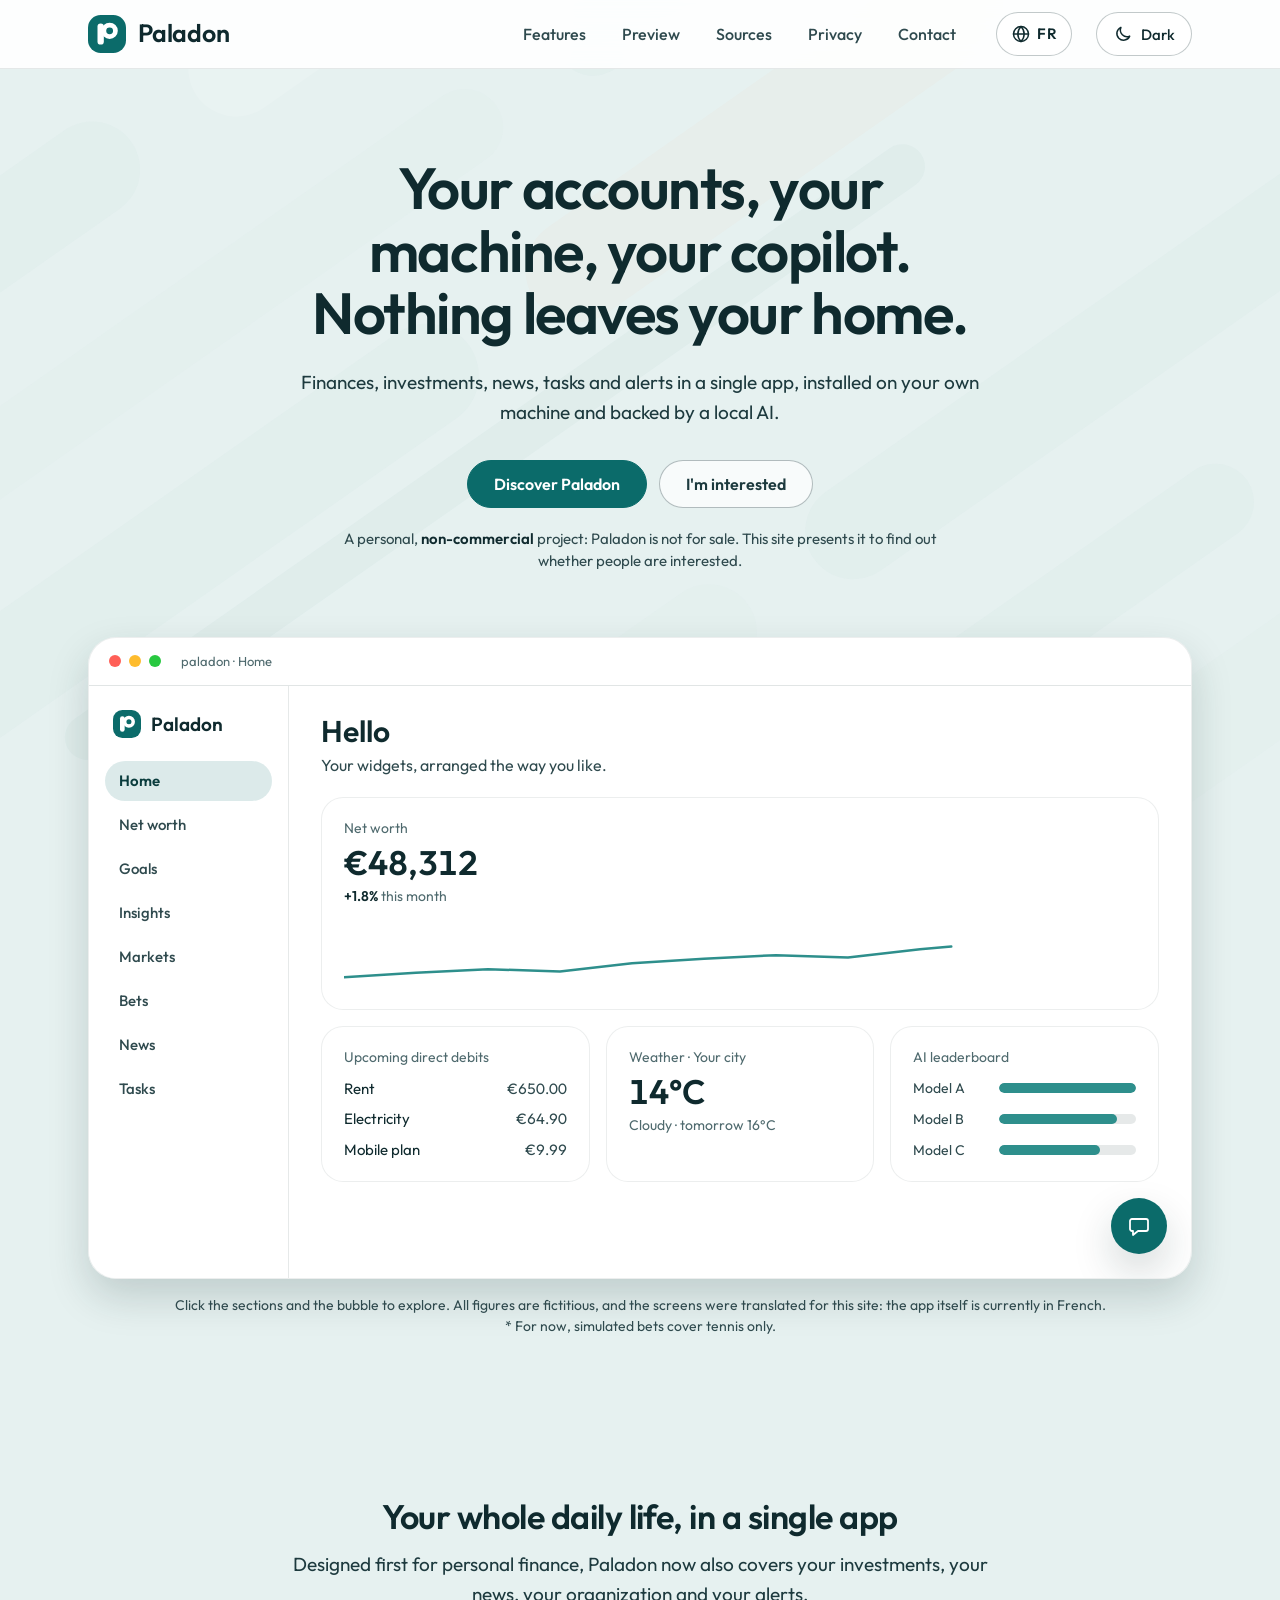
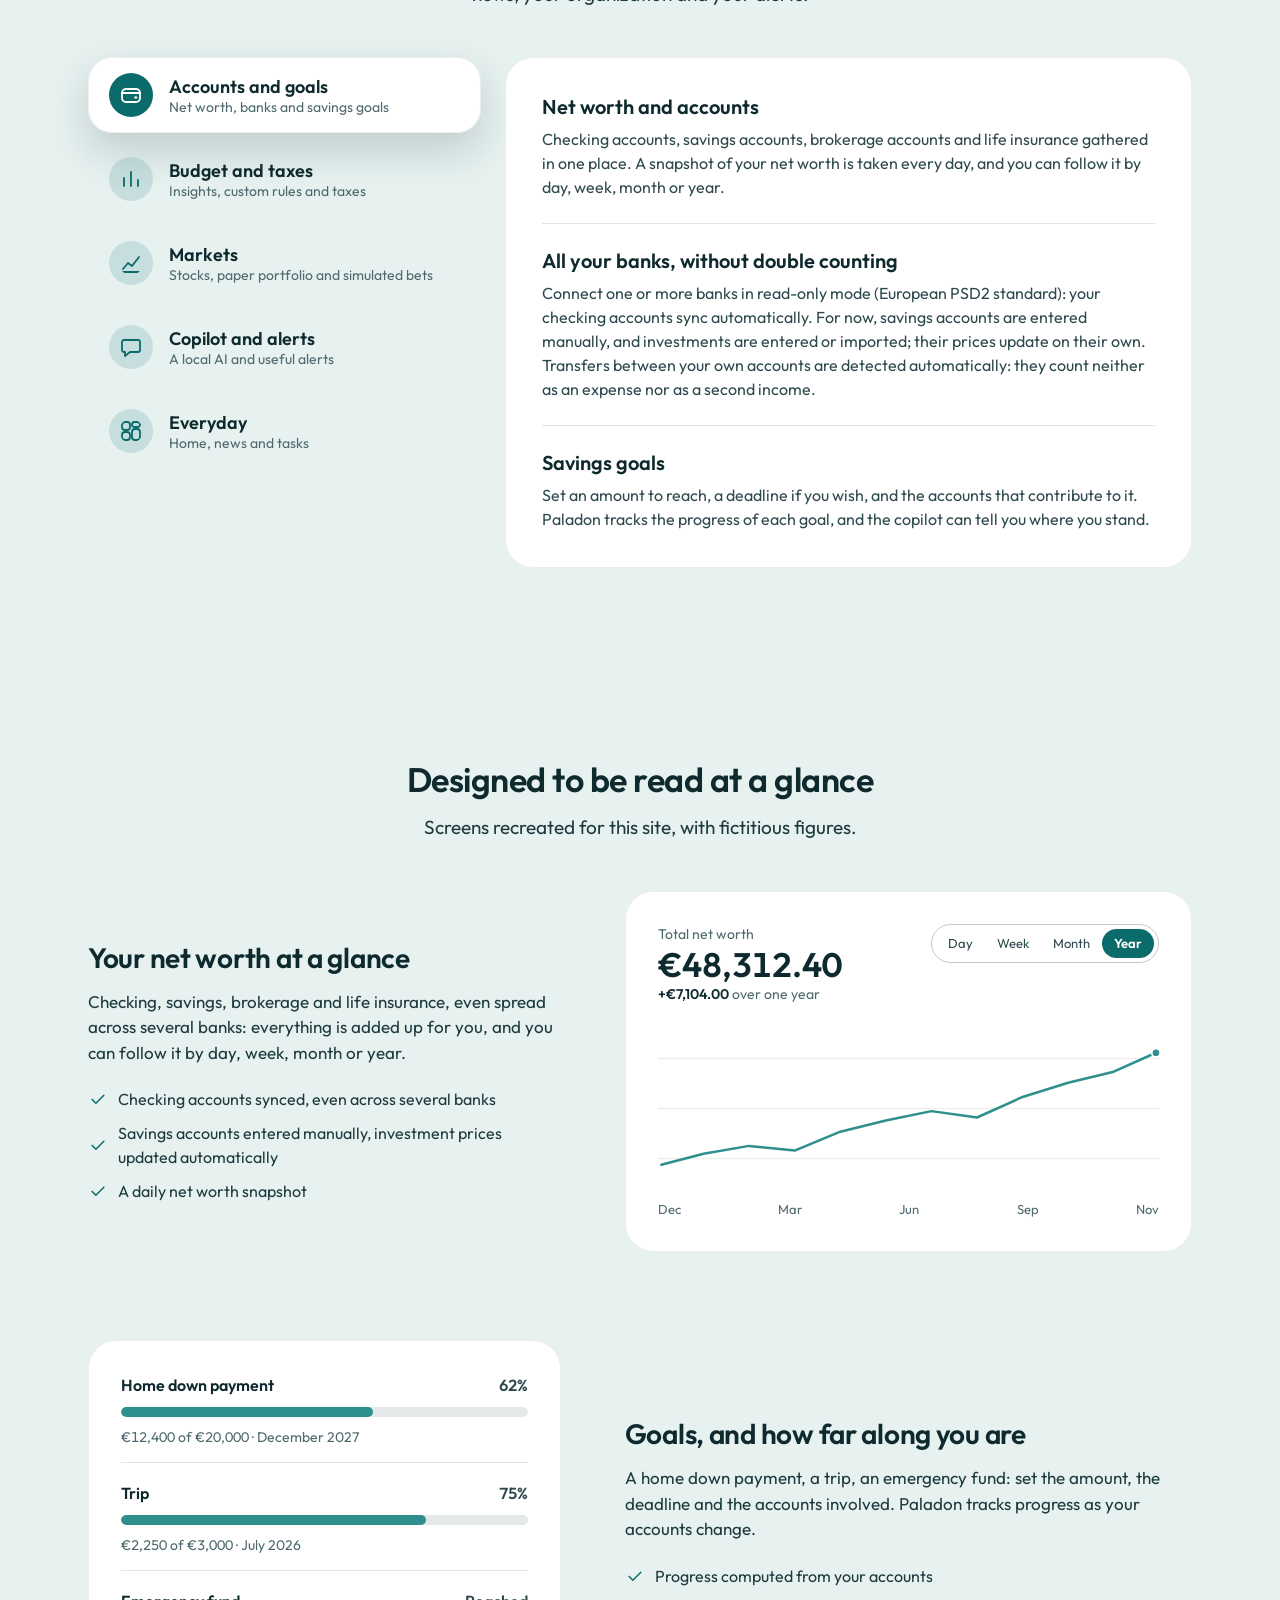
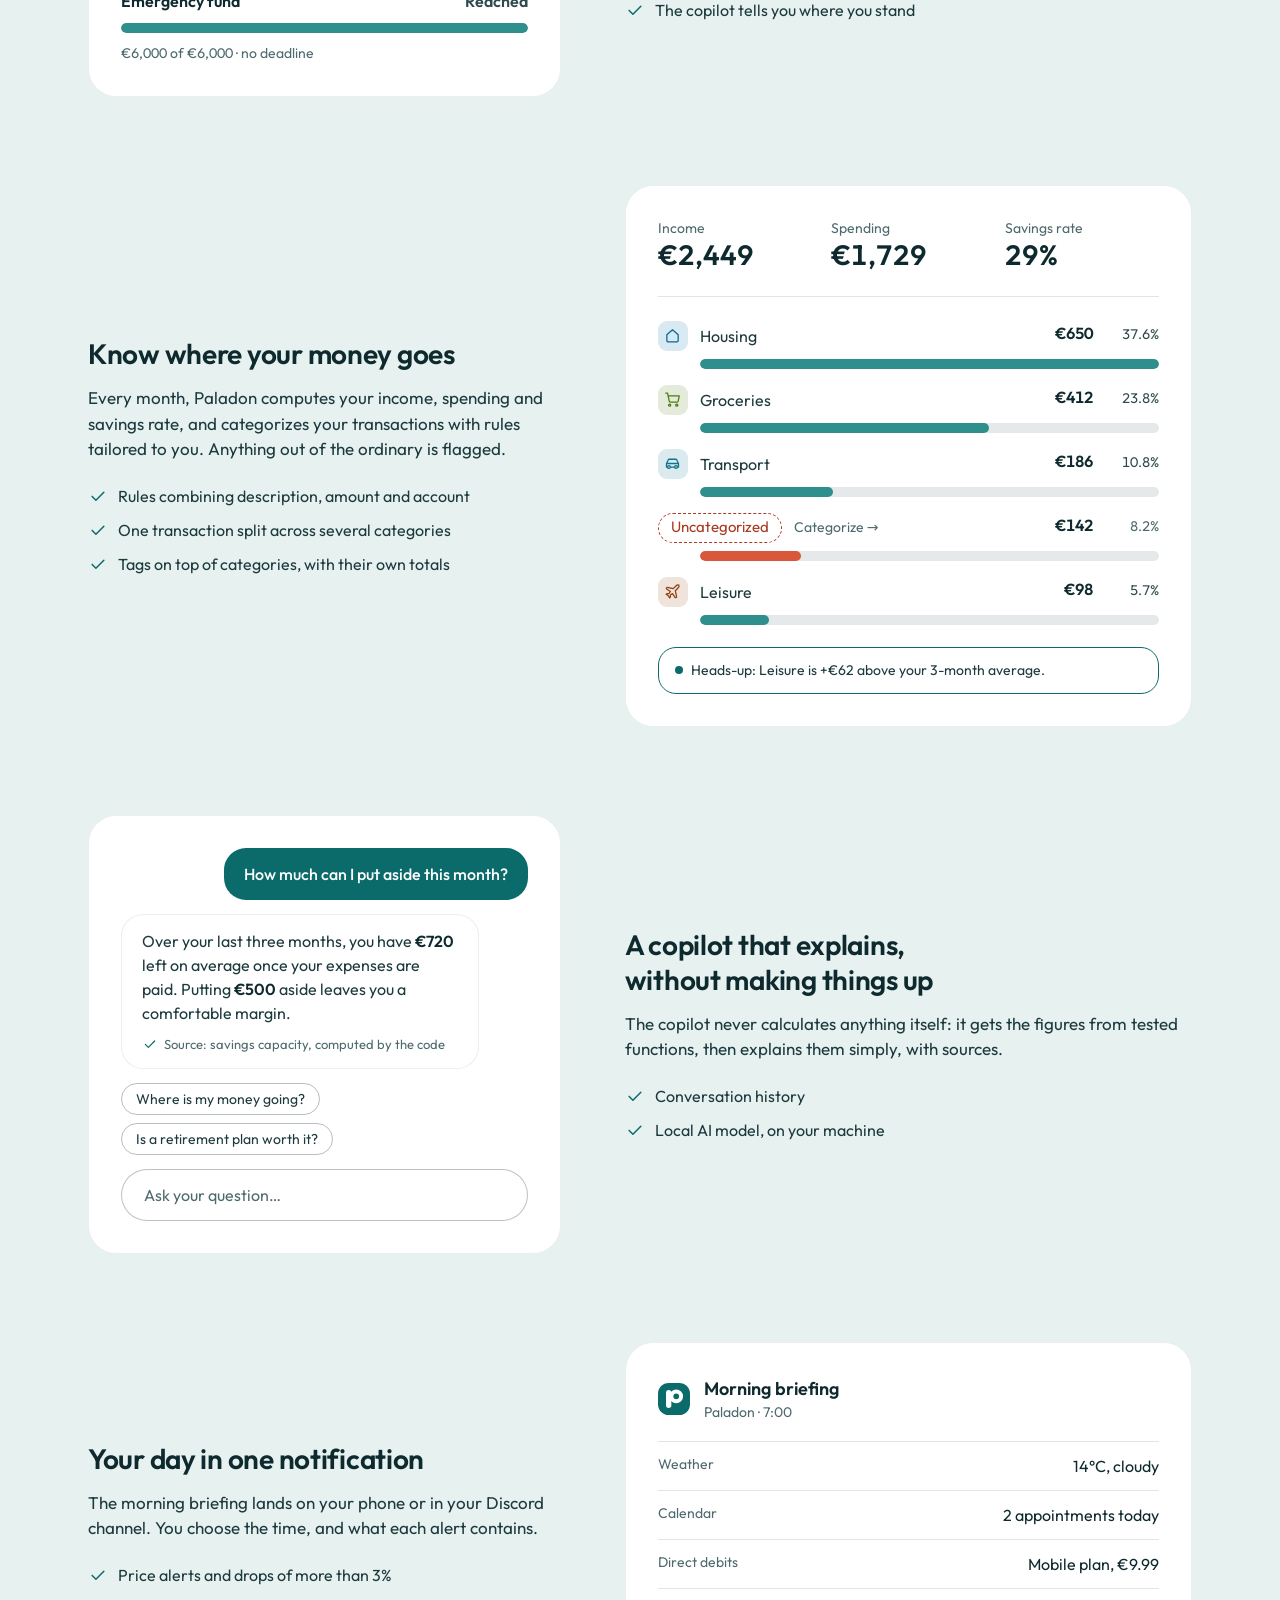
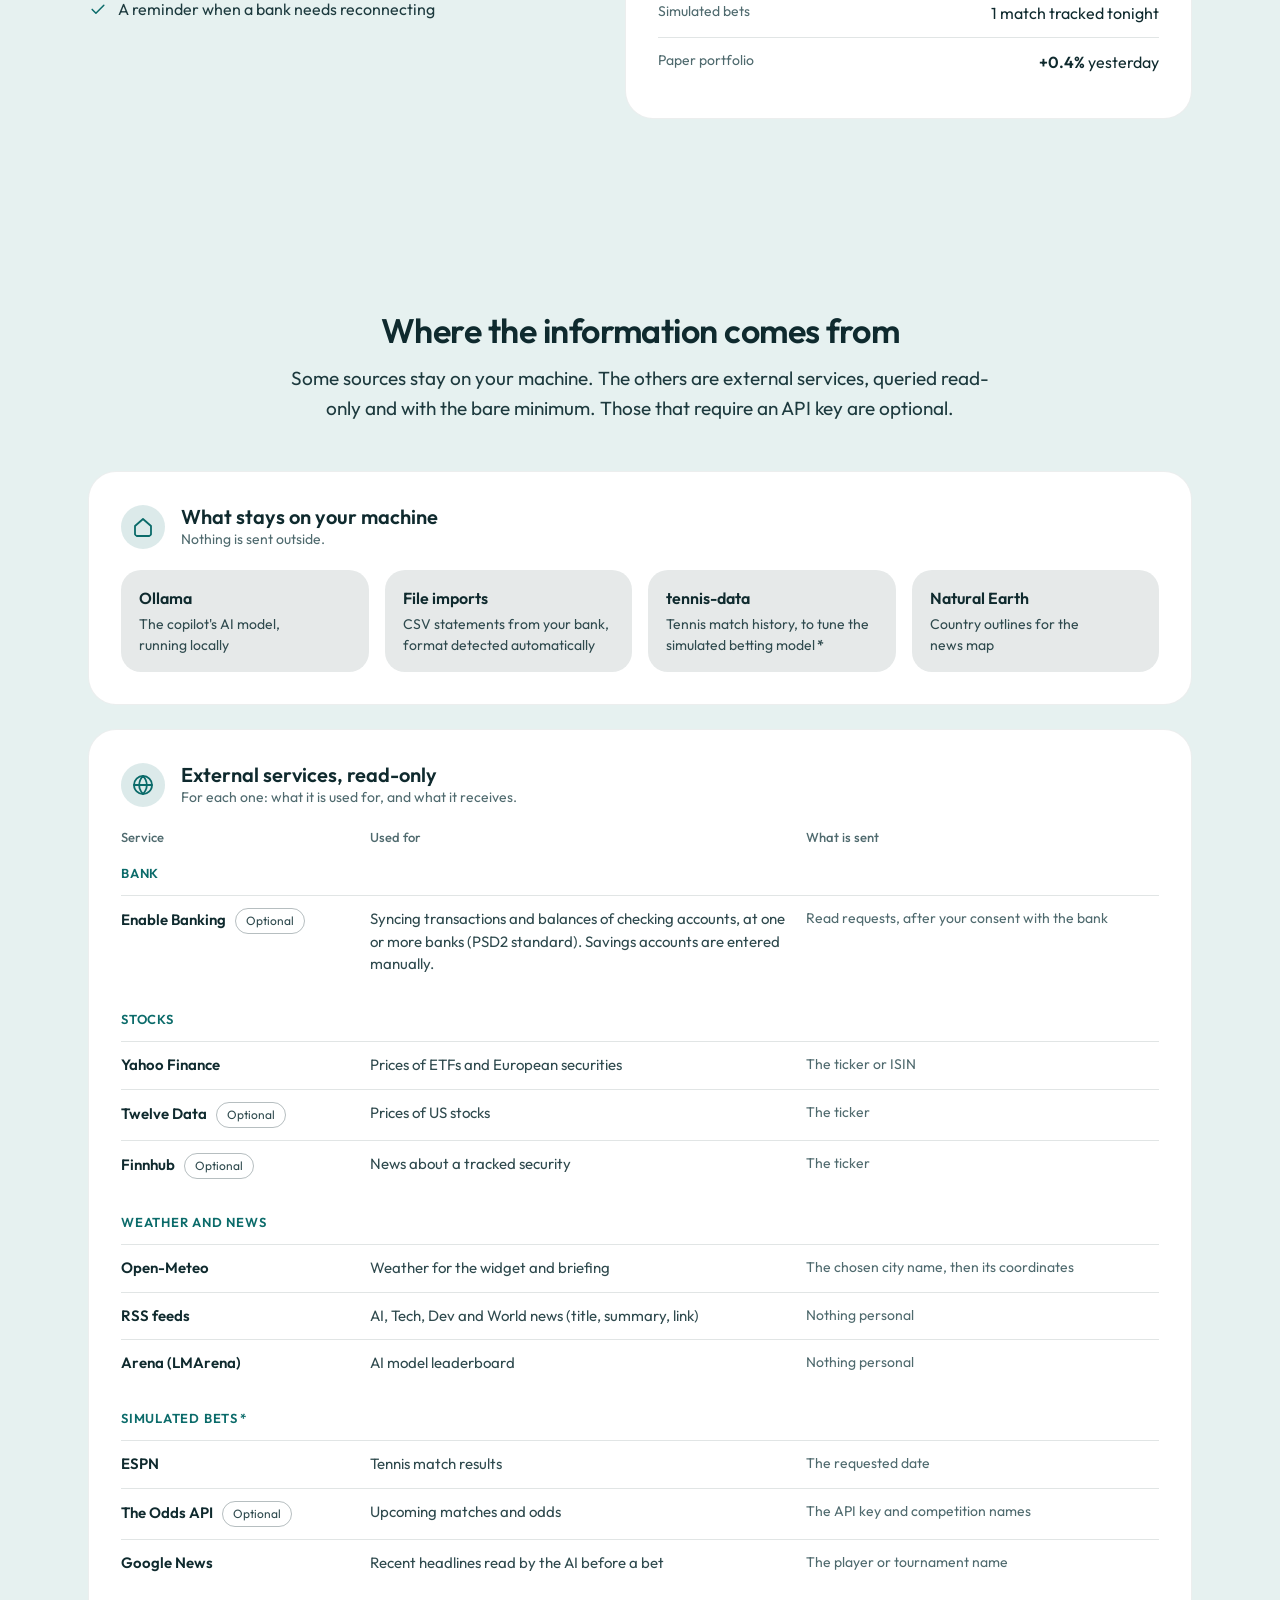
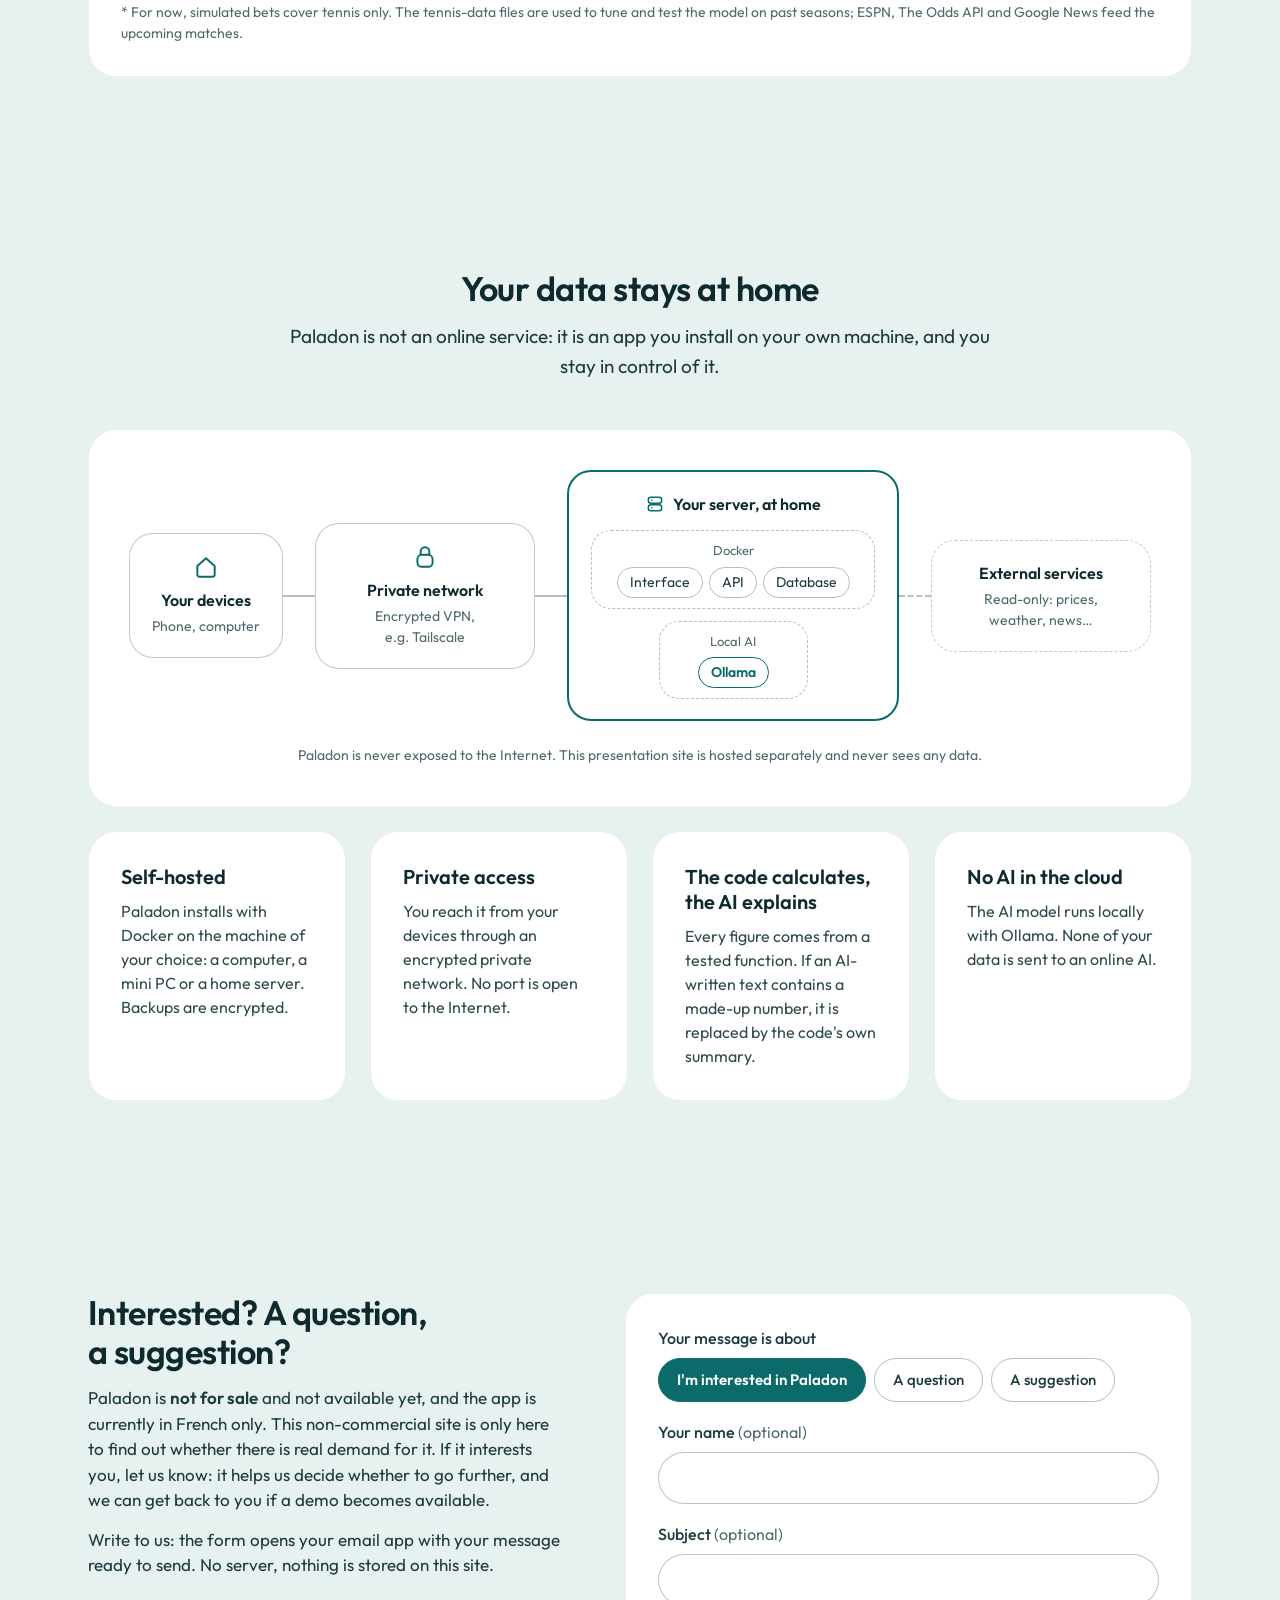
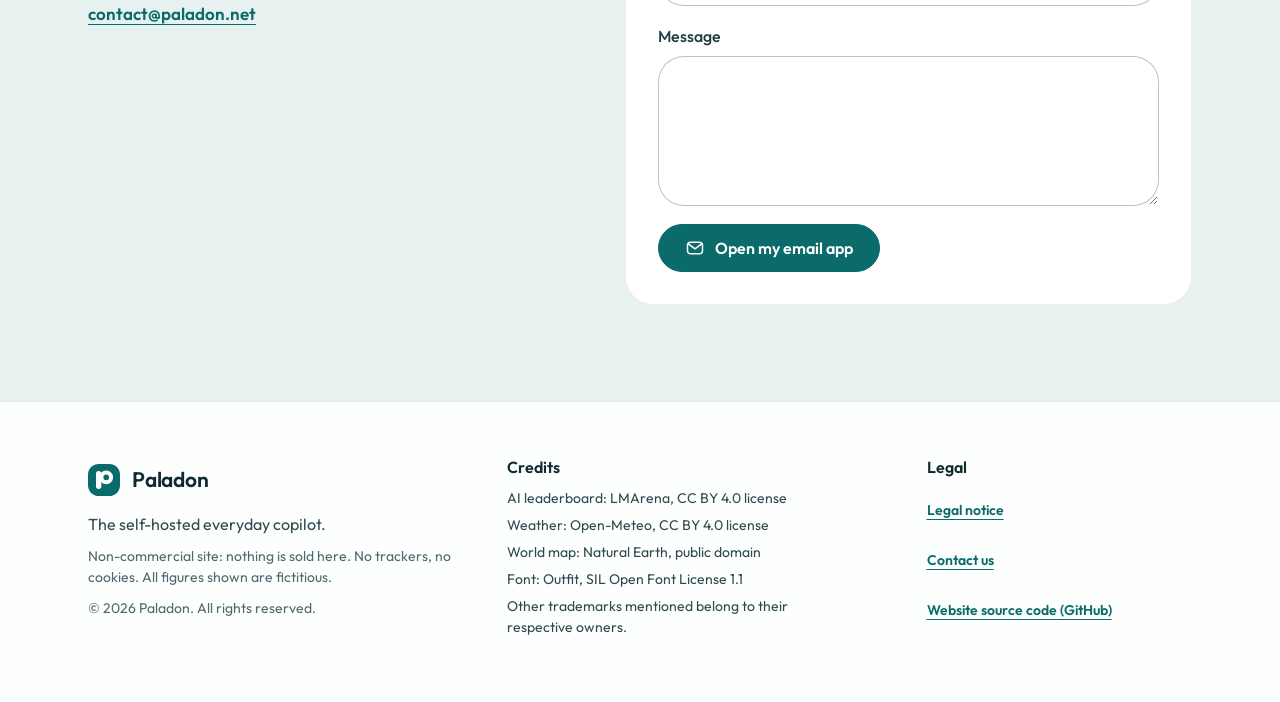
<file: en/index.html>
<!doctype html>
<html lang="en" data-theme="dark">
<head>
  <meta charset="utf-8">
  <meta name="viewport" content="width=device-width, initial-scale=1">
  <title>Paladon, the everyday copilot that stays at home</title>
  <meta name="description" content="Finances, investments, news, tasks and alerts in a single app, installed on your own machine and backed by a local AI.">
  <meta name="referrer" content="no-referrer">
  <link rel="canonical" href="https://paladon.net/en/">
  <link rel="alternate" hreflang="fr" href="https://paladon.net/">
  <link rel="alternate" hreflang="en" href="https://paladon.net/en/">
  <link rel="alternate" hreflang="x-default" href="https://paladon.net/">
  <meta property="og:type" content="website">
  <meta property="og:site_name" content="Paladon">
  <meta property="og:title" content="Paladon, the everyday copilot that stays at home">
  <meta property="og:description" content="Finances, investments, news, tasks and alerts in a single app, installed on your own machine and backed by a local AI.">
  <meta property="og:url" content="https://paladon.net/en/">
  <meta property="og:image" content="https://paladon.net/assets/img/og-image.png">
  <meta property="og:image:width" content="1200">
  <meta property="og:image:height" content="630">
  <meta property="og:image:alt" content="Logo Paladon">
  <meta property="og:locale" content="en_US">
  <meta property="og:locale:alternate" content="fr_FR">
  <meta name="twitter:card" content="summary_large_image">
  <script type="application/ld+json">{"@context": "https://schema.org", "@type": "WebSite", "name": "Paladon", "alternateName": "paladon.net", "url": "https://paladon.net/", "inLanguage": "en", "description": "Finances, investments, news, tasks and alerts in a single app, installed on your own machine and backed by a local AI."}</script>
  <link rel="icon" href="../assets/img/favicon.svg" type="image/svg+xml">
  <link rel="preload" href="../assets/fonts/outfit-latin-400-normal.woff2" as="font" type="font/woff2" crossorigin>
  <link rel="preload" href="../assets/fonts/outfit-latin-600-normal.woff2" as="font" type="font/woff2" crossorigin>
  <script src="../assets/js/theme-init.js"></script>
  <link rel="stylesheet" href="../assets/css/theme.css">
  <link rel="stylesheet" href="../assets/css/style.css">
  <script src="../assets/js/main.js" defer></script>
</head>
<body>

<!-- Pictogrammes (traits fins, couleur du texte courant). Réutilisés plus bas avec <use>. -->
<svg class="sprite" aria-hidden="true" focusable="false">
  <symbol id="i-wallet" viewBox="0 0 24 24"><rect x="3" y="6" width="18" height="13" rx="4"/><path d="M3 10h18M16 14.5h1.5"/></symbol>
  <symbol id="i-bars" viewBox="0 0 24 24"><path d="M5 19V11M12 19V5M19 19v-6"/></symbol>
  <symbol id="i-chart" viewBox="0 0 24 24"><path d="M4 18l5-6 4 3 7-9"/><path d="M4 21h16"/></symbol>
  <symbol id="i-paper" viewBox="0 0 24 24"><rect x="4" y="4" width="16" height="16" rx="5"/><path d="M8 15l3-3 2 2 3-4"/></symbol>
  <symbol id="i-tax" viewBox="0 0 24 24"><rect x="5" y="3" width="14" height="18" rx="4"/><path d="M9 8h6M9 12h6M9 16h3"/></symbol>
  <symbol id="i-chat" viewBox="0 0 24 24"><path d="M5 5h14a2 2 0 0 1 2 2v8a2 2 0 0 1-2 2h-8l-5 4v-4H5a2 2 0 0 1-2-2V7a2 2 0 0 1 2-2z"/></symbol>
  <symbol id="i-grid" viewBox="0 0 24 24"><rect x="3" y="3" width="8" height="8" rx="3"/><rect x="13" y="3" width="8" height="5" rx="2.5"/><rect x="13" y="10" width="8" height="11" rx="3"/><rect x="3" y="13" width="8" height="8" rx="3"/></symbol>
  <symbol id="i-sun" viewBox="0 0 24 24"><circle cx="12" cy="12" r="4"/><path d="M12 2.5v2M12 19.5v2M2.5 12h2M19.5 12h2M5.3 5.3l1.4 1.4M17.3 17.3l1.4 1.4M5.3 18.7l1.4-1.4M17.3 6.7l1.4-1.4"/></symbol>
  <symbol id="i-moon" viewBox="0 0 24 24"><path d="M20 14.5A8 8 0 0 1 9.5 4 8 8 0 1 0 20 14.5z"/></symbol>
  <symbol id="i-news" viewBox="0 0 24 24"><rect x="3" y="5" width="18" height="14" rx="4"/><path d="M7 9h6M7 12.5h10M7 16h10"/></symbol>
  <symbol id="i-tasks" viewBox="0 0 24 24"><rect x="3" y="4" width="5" height="16" rx="2.5"/><rect x="9.5" y="4" width="5" height="11" rx="2.5"/><rect x="16" y="4" width="5" height="7" rx="2.5"/></symbol>
  <symbol id="i-bell" viewBox="0 0 24 24"><path d="M6 16V11a6 6 0 0 1 12 0v5l1.5 2h-15z"/><path d="M10 21h4"/></symbol>
  <symbol id="i-ball" viewBox="0 0 24 24"><circle cx="12" cy="12" r="9"/><path d="M5.6 5.6c3.2 3.2 3.2 9.6 0 12.8M18.4 5.6c-3.2 3.2-3.2 9.6 0 12.8"/></symbol>
  <symbol id="i-lock" viewBox="0 0 24 24"><rect x="5" y="10" width="14" height="11" rx="4"/><path d="M8 10V7a4 4 0 0 1 8 0v3"/></symbol>
  <symbol id="i-home" viewBox="0 0 24 24"><path d="M4 11l8-7 8 7v8a2 2 0 0 1-2 2H6a2 2 0 0 1-2-2z"/></symbol>
  <symbol id="i-check" viewBox="0 0 24 24"><path d="M5 12.5l4.5 4.5L19 7.5"/></symbol>
  <symbol id="i-mail" viewBox="0 0 24 24"><rect x="3" y="5" width="18" height="14" rx="4"/><path d="M4 7l8 6 8-6"/></symbol>
  <symbol id="i-target" viewBox="0 0 24 24"><circle cx="12" cy="12" r="9"/><circle cx="12" cy="12" r="5"/><circle cx="12" cy="12" r="1"/></symbol>
  <symbol id="i-cart" viewBox="0 0 24 24"><circle cx="8" cy="20" r="1.5"/><circle cx="18" cy="20" r="1.5"/><path d="M2.5 3h2.5l2.4 11.2a2 2 0 0 0 2 1.6h8.7a2 2 0 0 0 1.9-1.5L21.5 7H6.1"/></symbol>
  <symbol id="i-car" viewBox="0 0 24 24"><path d="M5 17H3.5v-4.5l2.2-5.2A2 2 0 0 1 7.5 6h9a2 2 0 0 1 1.8 1.3l2.2 5.2V17H19M9 17h6"/><circle cx="7" cy="17" r="2"/><circle cx="17" cy="17" r="2"/><path d="M4 12h16"/></symbol>
  <symbol id="i-plane" viewBox="0 0 24 24"><path d="M17.8 19.2L16 11l3.5-3.5C21 6 21.5 4 21 3c-1-.5-3 0-4.5 1.5L13 8 4.8 6.2c-.5-.1-.9.1-1.1.5l-.3.5c-.2.5-.1 1 .3 1.3L9 12l-2 3H4l-1 1 3 2 2 3 1-1v-3l3-2 3.5 5.3c.3.4.8.5 1.3.3l.5-.2c.4-.3.6-.7.5-1.2z"/></symbol>
  <symbol id="i-close" viewBox="0 0 24 24"><path d="M6 6l12 12M18 6L6 18"/></symbol>
  <symbol id="i-server" viewBox="0 0 24 24"><rect x="4" y="4" width="16" height="7" rx="3"/><rect x="4" y="13" width="16" height="7" rx="3"/><path d="M8 7.5h.01M8 16.5h.01"/></symbol>
  <symbol id="i-globe" viewBox="0 0 24 24"><circle cx="12" cy="12" r="9"/><path d="M3 12h18M12 3c2.5 2.6 3.8 5.6 3.8 9s-1.3 6.4-3.8 9c-2.5-2.6-3.8-5.6-3.8-9S9.5 5.6 12 3z"/></symbol>
</svg>

<!-- Fond à 13 bandes diagonales. Les bandes
     glissent très lentement ; prefers-reduced-motion les arrête. Caché aux lecteurs d'écran. -->
<svg class="stripes" aria-hidden="true" focusable="false" viewBox="0 0 1600 1200" preserveAspectRatio="xMidYMid slice">
  <g transform="rotate(-35 800 600)">
    <rect x="-200" y="-330" width="1000" height="80" rx="40" style="fill: var(--stripe-1)"/>
    <rect x="-200" y="-140" width="700" height="120" rx="60" style="fill: var(--stripe-2)"/>
    <rect x="600" y="-140" width="1100" height="120" rx="60" style="fill: var(--stripe-hl)"/>
    <rect x="-200" y="96" width="1100" height="96" rx="48" style="fill: var(--stripe-1)"/>
    <rect x="1000" y="96" width="800" height="96" rx="48" style="fill: var(--stripe-2)"/>
    <rect x="-200" y="306" width="900" height="130" rx="65" style="fill: var(--stripe-2)"/>
    <rect x="800" y="306" width="700" height="130" rx="65" style="fill: var(--stripe-tint)"/>
    <rect x="0" y="470" width="1300" height="56" rx="28" style="fill: var(--stripe-3)"/>
    <rect x="-200" y="776" width="1000" height="120" rx="60" style="fill: var(--stripe-1)"/>
    <rect x="900" y="776" width="900" height="120" rx="60" style="fill: var(--stripe-2)"/>
    <rect x="200" y="1018" width="1200" height="96" rx="48" style="fill: var(--stripe-2)"/>
    <rect x="400" y="1226" width="1000" height="130" rx="65" style="fill: var(--stripe-1)"/>
    <rect x="-200" y="1390" width="1100" height="56" rx="28" style="fill: var(--stripe-3)"/>
  </g>
</svg>

<a class="skip-link" href="#contenu">Skip to content</a>

<!-- ============================== EN-TÊTE ============================== -->
<header class="site-header">
  <div class="header-inner">
    <a class="brand" href="#haut" aria-label="Paladon, back to top">
      <svg class="logo" width="38" height="38" viewBox="0 0 36 36" aria-hidden="true" focusable="false">
        <rect class="logo-tile" width="36" height="36" rx="12"/>
        <rect class="logo-ink" x="9" y="8" width="6" height="20" rx="3"/>
        <circle class="logo-ring" cx="20.5" cy="15" r="5.5"/>
      </svg>
      <span class="wordmark">Paladon</span>
    </a>

    <nav class="site-nav" aria-label="Page sections">
      <ul>
        <li><a href="#fonctionnalites">Features</a></li>
        <li><a href="#apercu">Preview</a></li>
        <li><a href="#sources">Sources</a></li>
        <li><a href="#confidentialite">Privacy</a></li>
        <li><a href="#contact">Contact</a></li>
      </ul>
    </nav>

    <a class="lang-switch" href="../index.html" hreflang="fr" lang="fr" data-lang-switch="fr" aria-label="Version française du site">
      <svg class="icon" aria-hidden="true" focusable="false"><use href="#i-globe"/></svg>
      <span>FR</span>
    </a>

    <button class="theme-toggle" type="button" aria-label="Switch to light theme">
      <svg class="icon icon-to-light" aria-hidden="true" focusable="false"><use href="#i-sun"/></svg>
      <svg class="icon icon-to-dark" aria-hidden="true" focusable="false"><use href="#i-moon"/></svg>
      <span class="theme-toggle-text" aria-hidden="true">Light</span>
    </button>
  </div>
</header>

<main id="contenu">

  <!-- ============================== ACCROCHE ============================== -->
  <section class="hero" id="haut" aria-labelledby="hero-title">
    <div class="container hero-text reveal">
      <h1 id="hero-title">Your accounts, your machine, your copilot.<br class="br-wide"> Nothing leaves your home.</h1>
      <p class="lead">Finances, investments, news, tasks and alerts in a single app, installed on your own machine and backed by a local AI.</p>
      <div class="actions">
        <a class="btn btn-primary" href="#fonctionnalites">Discover Paladon</a>
        <a class="btn btn-secondary" href="#contact">I'm interested</a>
      </div>
      <p class="hero-note">A personal, <strong>non-commercial</strong> project: Paladon is not for sale. This site presents it to find out whether people are interested.</p>
    </div>

    <!-- Démonstration interactive : les rubriques du menu affichent un exemple d'écran (données fictives) -->
    <figure class="container hero-preview reveal">
      <figcaption class="visually-hidden">Interactive demo of Paladon, with fictitious data. Choose a section to display the matching screen.</figcaption>
      <div class="window">
        <div class="window-bar" aria-hidden="true">
          <span class="traffic traffic-close"></span><span class="traffic traffic-minimize"></span><span class="traffic traffic-zoom"></span>
          <p class="window-title">paladon · <span data-window-title>Home</span></p>
        </div>
        <div class="window-body">
          <div class="mock-sidebar">
            <div class="mock-brand" aria-hidden="true">
              <svg class="logo" width="28" height="28" viewBox="0 0 36 36" focusable="false"><rect class="logo-tile" width="36" height="36" rx="12"/><rect class="logo-ink" x="9" y="8" width="6" height="20" rx="3"/><circle class="logo-ring" cx="20.5" cy="15" r="5.5"/></svg>
              <span>Paladon</span>
            </div>
            <div class="mock-nav" role="tablist" aria-label="Demo sections" data-tabs data-window-tabs>
              <button type="button" role="tab" id="demo-tab-home" aria-controls="demo-home" aria-selected="true">Home</button>
              <button type="button" role="tab" id="demo-tab-wealth" aria-controls="demo-wealth" aria-selected="false" tabindex="-1">Net worth</button>
              <button type="button" role="tab" id="demo-tab-goals" aria-controls="demo-goals" aria-selected="false" tabindex="-1">Goals</button>
              <button type="button" role="tab" id="demo-tab-analyses" aria-controls="demo-analyses" aria-selected="false" tabindex="-1">Insights</button>
              <button type="button" role="tab" id="demo-tab-markets" aria-controls="demo-markets" aria-selected="false" tabindex="-1">Markets</button>
              <button type="button" role="tab" id="demo-tab-betting" aria-controls="demo-betting" aria-selected="false" tabindex="-1">Bets</button>
              <button type="button" role="tab" id="demo-tab-news" aria-controls="demo-news" aria-selected="false" tabindex="-1">News</button>
              <button type="button" role="tab" id="demo-tab-tasks" aria-controls="demo-tasks" aria-selected="false" tabindex="-1">Tasks</button>
            </div>
          </div>

          <div class="mock-main">
            <!-- Accueil -->
            <div class="mock-panel" role="tabpanel" id="demo-home" aria-labelledby="demo-tab-home" tabindex="0">
              <p class="mock-hello">Hello</p>
              <p class="mock-sub">Your widgets, arranged the way you like.</p>
              <div class="widgets">
                <div class="widget widget-wide">
                  <p class="w-label">Net worth</p>
                  <p class="w-value" data-count="48312" data-decimals="0" data-prefix="€" data-suffix="">€48,312</p>
                  <p class="w-note"><span class="up">+1.8%</span> this month</p>
                  <svg class="spark" viewBox="0 0 600 120" preserveAspectRatio="none" aria-hidden="true" focusable="false">
                    <path class="draw" pathLength="1" d="M0 100 L54.5 92 L109.1 86 L163.6 90 L218.2 76 L272.7 68 L327.3 62 L381.8 66 L436.4 52 L490.9 41 L545.5 33 L600 20"/>
                  </svg>
                </div>
                <div class="widget">
                  <p class="w-label">Upcoming direct debits</p>
                  <ul class="w-list">
                    <li><span>Rent</span><span class="num">€650.00</span></li>
                    <li><span>Electricity</span><span class="num">€64.90</span></li>
                    <li><span>Mobile plan</span><span class="num">€9.99</span></li>
                  </ul>
                </div>
                <div class="widget">
                  <p class="w-label">Weather · Your city</p>
                  <p class="w-value" data-count="14" data-decimals="0" data-suffix="°C">14°C</p>
                  <p class="w-note">Cloudy · tomorrow 16°C</p>
                </div>
                <div class="widget">
                  <p class="w-label">AI leaderboard</p>
                  <div class="mini-bars">
                    <div><span>Model A</span><span class="track"><span class="fill" style="--w: 100%"></span></span></div>
                    <div><span>Model B</span><span class="track"><span class="fill" style="--w: 86%"></span></span></div>
                    <div><span>Model C</span><span class="track"><span class="fill" style="--w: 74%"></span></span></div>
                  </div>
                </div>
              </div>
            </div>

            <!-- Patrimoine -->
            <div class="mock-panel" role="tabpanel" id="demo-wealth" aria-labelledby="demo-tab-wealth" tabindex="0" hidden>
              <p class="mock-hello">Net worth</p>
              <p class="mock-sub">Everything you own, in one place.</p>
              <div class="widgets widgets-2">
                <div class="widget">
                  <p class="w-label">Total net worth</p>
                  <p class="w-value" data-count="48312.40" data-decimals="2" data-prefix="€" data-suffix="">€48,312.40</p>
                  <p class="w-note"><span class="up">+€7,104.00</span> over one year</p>
                  <svg class="spark spark-tall" viewBox="0 0 600 160" preserveAspectRatio="none" aria-hidden="true" focusable="false">
                    <path class="draw" pathLength="1" d="M0 140 L54.5 128 L109.1 120 L163.6 125 L218.2 105 L272.7 94 L327.3 84 L381.8 91 L436.4 70 L490.9 55 L545.5 44 L600 24"/>
                  </svg>
                </div>
                <div class="widget">
                  <p class="w-label">Breakdown</p>
                  <div class="cat-bars cat-bars-tight">
                    <div class="cat"><div class="cat-row"><span>Checking accounts</span><span class="num">€4,210.00</span></div><span class="track"><span class="fill" style="--w: 22%"></span></span></div>
                    <div class="cat"><div class="cat-row"><span>Savings accounts</span><span class="num">€12,600.00</span></div><span class="track"><span class="fill" style="--w: 67%"></span></span></div>
                    <div class="cat"><div class="cat-row"><span>Brokerage</span><span class="num">€18,902.40</span></div><span class="track"><span class="fill" style="--w: 100%"></span></span></div>
                    <div class="cat"><div class="cat-row"><span>Life insurance</span><span class="num">€12,600.00</span></div><span class="track"><span class="fill" style="--w: 67%"></span></span></div>
                  </div>
                </div>
              </div>
            </div>

            <!-- Objectifs -->
            <div class="mock-panel" role="tabpanel" id="demo-goals" aria-labelledby="demo-tab-goals" tabindex="0" hidden>
              <p class="mock-hello">Goals</p>
              <p class="mock-sub">Your savings projects and their progress.</p>
              <div class="goal-list">
                <div class="widget goal">
                  <div class="cat-row"><span class="goal-name">Home down payment</span><span class="goal-pct num">62%</span></div>
                  <span class="track"><span class="fill" style="--w: 62%"></span></span>
                  <p class="w-note"><span class="num">€12,400.00</span> of <span class="num">€20,000.00</span> · due December 2027 · Savings, brokerage</p>
                </div>
                <div class="widget goal">
                  <div class="cat-row"><span class="goal-name">Trip</span><span class="goal-pct num">75%</span></div>
                  <span class="track"><span class="fill" style="--w: 75%"></span></span>
                  <p class="w-note"><span class="num">€2,250.00</span> of <span class="num">€3,000.00</span> · due July 2026 · Savings</p>
                </div>
                <div class="widget goal">
                  <div class="cat-row"><span class="goal-name">Emergency fund</span><span class="goal-pct num up">Reached</span></div>
                  <span class="track"><span class="fill" style="--w: 100%"></span></span>
                  <p class="w-note"><span class="num">€6,000.00</span> of <span class="num">€6,000.00</span> · no deadline · Savings</p>
                </div>
              </div>
            </div>

            <!-- Analyses -->
            <div class="mock-panel" role="tabpanel" id="demo-analyses" aria-labelledby="demo-tab-analyses" tabindex="0" hidden>
              <p class="mock-hello">Insights</p>
              <p class="mock-sub">Your spending and how your money flows.</p>
              <div class="widgets widgets-2">
                <div class="widget">
                  <p class="w-label">Spending per month</p>
                  <div class="col-chart">
                    <div class="col"><span class="col-value num">€1,820</span><span class="col-bar" style="--h: 93%"></span><span class="col-label">Jun</span></div>
                    <div class="col"><span class="col-value num">€1,640</span><span class="col-bar" style="--h: 84%"></span><span class="col-label">Jul</span></div>
                    <div class="col"><span class="col-value num">€1,950</span><span class="col-bar" style="--h: 100%"></span><span class="col-label">Aug</span></div>
                    <div class="col"><span class="col-value num">€1,710</span><span class="col-bar" style="--h: 88%"></span><span class="col-label">Sep</span></div>
                    <div class="col"><span class="col-value num">€1,590</span><span class="col-bar" style="--h: 82%"></span><span class="col-label">Oct</span></div>
                    <div class="col"><span class="col-value num">€1,730</span><span class="col-bar" style="--h: 89%"></span><span class="col-label">Nov</span></div>
                  </div>
                </div>
                <div class="widget">
                  <p class="w-label">November</p>
                  <div class="kpis kpis-tight">
                    <div><p class="w-note">Income</p><p class="kpi-value kpi-xs">€2,450</p></div>
                    <div><p class="w-note">Savings rate</p><p class="kpi-value kpi-xs kpi-highlight">29%</p></div>
                  </div>
                  <div class="divider divider-tight"></div>
                  <p class="w-note">Subscriptions detected</p>
                  <p class="kpi-value kpi-xs">€86.40 <span class="w-note">per month</span></p>
                  <p class="w-note danger-text">4 transactions to categorize</p>
                  <p class="insight-line">Restaurants: +€68 vs. your average</p>
                </div>
                <div class="widget widget-wide">
                  <p class="w-label">Cash flow this month: where money comes from and where it goes</p>
                  <div class="sankey-wrap">
<svg class="sankey" viewBox="0 0 640 274" role="img" aria-labelledby="sankey-title"><title id="sankey-title">Cash flow this month (fictitious): €2,450 of income, including €720 saved, €650 for housing, €412 for groceries, €242 of other spending, €186 for transport, €142 uncategorized and €98 for leisure.</title>
<rect class="node flow-income" x="118" y="27.0" width="12" height="220.0" rx="4"/>
<text class="lbl" x="108" y="133.0" text-anchor="end">Income</text><text class="val" x="108" y="151.0" text-anchor="end">€2,450</text>
<path class="band flow-savings" d="M130 27.0 C285.0 27.0 285.0 6.0 440 6.0 L440 70.7 C285.0 70.7 285.0 91.7 130 91.7 Z"/>
<path class="band flow-c1" d="M130 91.7 C285.0 91.7 285.0 77.7 440 77.7 L440 136.0 C285.0 136.0 285.0 150.0 130 150.0 Z"/>
<path class="band flow-c2" d="M130 150.0 C285.0 150.0 285.0 143.0 440 143.0 L440 180.0 C285.0 180.0 285.0 187.0 130 187.0 Z"/>
<path class="band flow-other" d="M130 187.0 C285.0 187.0 285.0 187.0 440 187.0 L440 208.7 C285.0 208.7 285.0 208.7 130 208.7 Z"/>
<path class="band flow-c3" d="M130 208.7 C285.0 208.7 285.0 215.7 440 215.7 L440 232.4 C285.0 232.4 285.0 225.4 130 225.4 Z"/>
<path class="band flow-none" d="M130 225.4 C285.0 225.4 285.0 239.4 440 239.4 L440 252.2 C285.0 252.2 285.0 238.2 130 238.2 Z"/>
<path class="band flow-c4" d="M130 238.2 C285.0 238.2 285.0 259.2 440 259.2 L440 268.0 C285.0 268.0 285.0 247.0 130 247.0 Z"/>
<rect class="node flow-savings" x="440" y="6.0" width="12" height="64.7" rx="3"/>
<text class="lbl" x="462" y="42.8">Savings <tspan class="val">€720</tspan></text>
<rect class="node flow-c1" x="440" y="77.7" width="12" height="58.4" rx="3"/>
<text class="lbl" x="462" y="111.3">Housing <tspan class="val">€650</tspan></text>
<rect class="node flow-c2" x="440" y="143.0" width="12" height="37.0" rx="3"/>
<text class="lbl" x="462" y="166.0">Groceries <tspan class="val">€412</tspan></text>
<rect class="node flow-other" x="440" y="187.0" width="12" height="21.7" rx="3"/>
<text class="lbl" x="462" y="202.4">Other <tspan class="val">€242</tspan></text>
<rect class="node flow-c3" x="440" y="215.7" width="12" height="16.7" rx="3"/>
<text class="lbl" x="462" y="228.6">Transport <tspan class="val">€186</tspan></text>
<rect class="node flow-none" x="440" y="239.4" width="12" height="12.8" rx="3"/>
<text class="lbl" x="462" y="250.3">Uncategorized <tspan class="val">€142</tspan></text>
<rect class="node flow-c4" x="440" y="259.2" width="12" height="8.8" rx="3"/>
<text class="lbl" x="462" y="268.1">Leisure <tspan class="val">€98</tspan></text>
</svg>
                  </div>
                </div>
              </div>
            </div>

            <!-- Marchés -->
            <div class="mock-panel" role="tabpanel" id="demo-markets" aria-labelledby="demo-tab-markets" tabindex="0" hidden>
              <p class="mock-hello">Markets</p>
              <p class="mock-sub">Charts, indicators and a paper portfolio.</p>
              <div class="widgets">
                <div class="widget widget-wide">
                  <div class="mock-head">
                    <div>
                      <p class="w-label">World ETF (example)</p>
                      <p class="w-value" data-count="117.58" data-decimals="2" data-prefix="€" data-suffix="">€117.58</p>
                      <p class="w-note"><span class="up">+17.6%</span> over 6 months</p>
                    </div>
                    <div class="chip-group"><span class="chip chip-sm chip-on">Candles</span><span class="chip chip-sm">MA 5</span><span class="chip chip-sm">RSI</span><span class="chip chip-sm">MACD</span></div>
                  </div>
                  <svg class="candles" viewBox="0 0 560 180" aria-hidden="true" focusable="false">
                    <g class="up"><line x1="11.7" y1="159.4" x2="11.7" y2="164.6"/><rect x="5.7" y="162.8" width="12" height="1.5" rx="1"/></g>
                    <g class="down"><line x1="35" y1="156.7" x2="35" y2="164.6"/><rect x="29" y="162.8" width="12" height="1.5" rx="1"/></g>
                    <g class="up"><line x1="58.3" y1="142.2" x2="58.3" y2="170"/><rect x="52.3" y="145" width="12" height="18.2" rx="3"/></g>
                    <g class="up"><line x1="81.7" y1="135.5" x2="81.7" y2="146.2"/><rect x="75.7" y="138.1" width="12" height="6.9" rx="3"/></g>
                    <g class="down"><line x1="105" y1="132.5" x2="105" y2="159.5"/><rect x="99" y="138.1" width="12" height="18.1" rx="3"/></g>
                    <g class="up"><line x1="128.3" y1="134.9" x2="128.3" y2="167.6"/><rect x="122.3" y="146" width="12" height="10.2" rx="3"/></g>
                    <g class="down"><line x1="151.7" y1="142.9" x2="151.7" y2="155.9"/><rect x="145.7" y="146" width="12" height="7.9" rx="3"/></g>
                    <g class="up"><line x1="175" y1="147.4" x2="175" y2="158.1"/><rect x="169" y="150.9" width="12" height="3" rx="1.5"/></g>
                    <g class="up"><line x1="198.3" y1="140.6" x2="198.3" y2="155.2"/><rect x="192.3" y="143.1" width="12" height="7.8" rx="3"/></g>
                    <g class="up"><line x1="221.7" y1="113.4" x2="221.7" y2="151"/><rect x="215.7" y="117" width="12" height="26.1" rx="3"/></g>
                    <g class="down"><line x1="245" y1="112.2" x2="245" y2="123.7"/><rect x="239" y="117" width="12" height="4.4" rx="2"/></g>
                    <g class="up"><line x1="268.3" y1="115" x2="268.3" y2="123.1"/><rect x="262.3" y="119.1" width="12" height="2.3" rx="1"/></g>
                    <g class="down"><line x1="291.7" y1="112.9" x2="291.7" y2="124.7"/><rect x="285.7" y="119.1" width="12" height="2.2" rx="1"/></g>
                    <g class="up"><line x1="315" y1="96.4" x2="315" y2="122.9"/><rect x="309" y="101.7" width="12" height="19.6" rx="3"/></g>
                    <g class="up"><line x1="338.3" y1="82.7" x2="338.3" y2="102"/><rect x="332.3" y="92.4" width="12" height="9.3" rx="3"/></g>
                    <g class="up"><line x1="361.7" y1="58.5" x2="361.7" y2="94.5"/><rect x="355.7" y="71.6" width="12" height="20.8" rx="3"/></g>
                    <g class="up"><line x1="385" y1="64" x2="385" y2="74.9"/><rect x="379" y="69.4" width="12" height="2.2" rx="1"/></g>
                    <g class="up"><line x1="408.3" y1="56.9" x2="408.3" y2="74.8"/><rect x="402.3" y="66.5" width="12" height="2.9" rx="1"/></g>
                    <g class="up"><line x1="431.7" y1="47.9" x2="431.7" y2="75.9"/><rect x="425.7" y="54.1" width="12" height="12.4" rx="3"/></g>
                    <g class="up"><line x1="455" y1="44.9" x2="455" y2="62.6"/><rect x="449" y="45.6" width="12" height="8.5" rx="3"/></g>
                    <g class="up"><line x1="478.3" y1="29.9" x2="478.3" y2="48.6"/><rect x="472.3" y="33.9" width="12" height="11.7" rx="3"/></g>
                    <g class="down"><line x1="501.7" y1="27.6" x2="501.7" y2="50.3"/><rect x="495.7" y="33.9" width="12" height="12.9" rx="3"/></g>
                    <g class="up"><line x1="525" y1="13" x2="525" y2="56.3"/><rect x="519" y="26.2" width="12" height="20.6" rx="3"/></g>
                    <g class="up"><line x1="548.3" y1="10" x2="548.3" y2="30"/><rect x="542.3" y="19.4" width="12" height="6.8" rx="3"/></g>
                    <path class="sma draw" pathLength="1" d="M105 153 L128.3 149.7 L151.7 147.8 L175 149 L198.3 150 L221.7 142.2 L245 137.3 L268.3 130.3 L291.7 124.4 L315 116.1 L338.3 111.2 L361.7 101.2 L385 91.3 L408.3 80.3 L431.7 70.8 L455 61.4 L478.3 53.9 L501.7 49.4 L525 41.3 L548.3 34.4"/>
                  </svg>
                </div>
                <div class="widget widget-wide widget-row">
                  <div><p class="w-label">AI paper portfolio</p><p class="kpi-value kpi-xs">€10,412.30 <span class="up">+4.1%</span></p></div>
                  <div><p class="w-label">CAC&nbsp;40 benchmark</p><p class="kpi-value kpi-xs">+2.7%</p></div>
                  <div><p class="w-label">Last order</p><p class="w-row-text">Bought 3 shares, 0.5% fee</p></div>
                </div>
              </div>
            </div>

            <!-- Paris -->
            <div class="mock-panel" role="tabpanel" id="demo-betting" aria-labelledby="demo-tab-betting" tabindex="0" hidden>
              <p class="mock-hello">Simulated bets<span class="asterisk" aria-hidden="true">*</span></p>
              <p class="mock-sub">A statistical model versus the bookmakers, with no real money.</p>
              <div class="widgets">
                <div class="widget widget-wide widget-row">
                  <div><p class="w-label">Virtual bankroll</p><p class="w-value" data-count="1038.20" data-decimals="2" data-prefix="€" data-suffix="">€1,038.20</p></div>
                  <div><p class="w-label">Since the start</p><p class="kpi-value kpi-xs up">+3.8%</p></div>
                  <div><p class="w-label">Open bets</p><p class="kpi-value kpi-xs">2</p></div>
                </div>
                <div class="widget widget-wide">
                  <p class="w-label">Upcoming matches</p>
                  <table class="mock-table">
                    <thead><tr><th scope="col">Match</th><th scope="col">Model</th><th scope="col">Bookmaker</th><th scope="col">Decision</th></tr></thead>
                    <tbody>
                      <tr><td>Player A – Player B</td><td class="num">62%</td><td class="num">55%</td><td>€20.00 on Player A</td></tr>
                      <tr><td>Player C – Player D</td><td class="num">48%</td><td class="num">51%</td><td class="muted-cell">No bet</td></tr>
                      <tr><td>Player E – Player F</td><td class="num">71%</td><td class="num">64%</td><td>€15.00 on Player E</td></tr>
                    </tbody>
                  </table>
                </div>
              </div>
            </div>

            <!-- Actualités -->
            <div class="mock-panel" role="tabpanel" id="demo-news" aria-labelledby="demo-tab-news" tabindex="0" hidden>
              <p class="mock-hello">News</p>
              <p class="mock-sub">Your sources, sorted by topic.</p>
              <div class="chip-group"><span class="chip chip-sm chip-on">All</span><span class="chip chip-sm">AI</span><span class="chip chip-sm">Tech</span><span class="chip chip-sm">Dev</span><span class="chip chip-sm">World</span></div>
              <ul class="news-list">
                <li><span class="tag tag-purple">AI</span><span class="news-title">Coding assistants are becoming more autonomous</span><span class="w-note">Source A · 2 h ago</span></li>
                <li><span class="tag tag-blue">Tech</span><span class="news-title">A new standard to charge all your devices</span><span class="w-note">Source B · 3 h ago</span></li>
                <li><span class="tag tag-orange">Dev</span><span class="news-title">Five ways to speed up your automated tests</span><span class="w-note">Source C · 5 h ago</span></li>
                <li><span class="tag tag-green">World</span><span class="news-title">International climate summit: the key points</span><span class="w-note">Source D · yesterday</span></li>
              </ul>
            </div>

            <!-- Tâches -->
            <div class="mock-panel" role="tabpanel" id="demo-tasks" aria-labelledby="demo-tab-tasks" tabindex="0" hidden>
              <p class="mock-hello">Tasks</p>
              <p class="mock-sub">Your personal projects, column by column.</p>
              <div class="board">
                <div class="board-col">
                  <p class="board-title">To do <span class="w-note">3</span></p>
                  <div class="task"><span>Renew home insurance</span><span class="tag tag-blue">Home</span></div>
                  <div class="task"><span>Plan the holidays</span><span class="tag tag-purple">Personal</span></div>
                  <div class="task"><span>Sort out paperwork</span><span class="tag tag-gray">Admin</span></div>
                </div>
                <div class="board-col">
                  <p class="board-title">In progress <span class="w-note">1</span></p>
                  <div class="task"><span>Compare mobile plans</span><span class="tag tag-green">Budget</span></div>
                </div>
                <div class="board-col">
                  <p class="board-title">Done <span class="w-note">1</span></p>
                  <div class="task task-done"><span>File the tax return</span><span class="tag tag-orange">Taxes</span></div>
                </div>
              </div>
            </div>
          </div>

          <!-- Bouton rond et panneau du copilote -->
          <button class="mock-fab" type="button" aria-expanded="false" aria-controls="demo-copilot">
            <svg class="icon" aria-hidden="true" focusable="false"><use href="#i-chat"/></svg>
            <span class="visually-hidden">Open the copilot (demo)</span>
          </button>
          <div class="mock-copilot" id="demo-copilot" role="dialog" aria-label="Copilot (demo)" hidden>
            <div class="copilot-head">
              <p class="notif-title">Copilot</p>
              <button class="icon-btn" type="button" data-copilot-close>
                <svg class="icon" aria-hidden="true" focusable="false"><use href="#i-close"/></svg>
                <span class="visually-hidden">Close the copilot</span>
              </button>
            </div>
            <div class="chat-body">
              <p class="bubble bubble-user">Where is my money going this month?</p>
              <div class="bubble bubble-bot">
                <p>Your three biggest expenses are housing (<strong>€650</strong>), groceries (<strong>€412</strong>) and transport (<strong>€186</strong>). That is close to your average.</p>
                <p class="bubble-source"><svg class="icon" aria-hidden="true" focusable="false"><use href="#i-check"/></svg>Source: this month's spending, computed by the code</p>
              </div>
              <span class="fake-input">Ask your question…</span>
            </div>
          </div>
        </div>
      </div>
      <p class="hint">Click the sections and the bubble to explore. All figures are fictitious, and the screens were translated for this site: the app itself is currently in French.<br>* For now, simulated bets cover tennis only.</p>
    </figure>
  </section>

  <!-- ============================== FONCTIONNALITÉS (onglets par thème) ============================== -->
  <section class="section" id="fonctionnalites" aria-labelledby="features-title">
    <div class="container">
      <header class="section-head reveal">
        <h2 id="features-title">Your whole daily life, in a single app</h2>
        <p class="section-lead">Designed first for personal finance, Paladon now also covers your investments, your news, your organization and your alerts.</p>
      </header>

      <div class="feature-tabs reveal">
        <div class="feature-nav" role="tablist" aria-label="Feature topics" data-tabs>
          <button type="button" role="tab" id="ft-tab-accounts" aria-controls="ft-accounts" aria-selected="true">
            <svg class="feature-icon" aria-hidden="true" focusable="false"><use href="#i-wallet"/></svg>
            <span><span class="ft-title">Accounts and goals</span><span class="ft-sub">Net worth, banks and savings goals</span></span>
          </button>
          <button type="button" role="tab" id="ft-tab-budget" aria-controls="ft-budget" aria-selected="false" tabindex="-1">
            <svg class="feature-icon" aria-hidden="true" focusable="false"><use href="#i-bars"/></svg>
            <span><span class="ft-title">Budget and taxes</span><span class="ft-sub">Insights, custom rules and taxes</span></span>
          </button>
          <button type="button" role="tab" id="ft-tab-markets" aria-controls="ft-markets" aria-selected="false" tabindex="-1">
            <svg class="feature-icon" aria-hidden="true" focusable="false"><use href="#i-chart"/></svg>
            <span><span class="ft-title">Markets</span><span class="ft-sub">Stocks, paper portfolio and simulated bets</span></span>
          </button>
          <button type="button" role="tab" id="ft-tab-copilot" aria-controls="ft-copilot" aria-selected="false" tabindex="-1">
            <svg class="feature-icon" aria-hidden="true" focusable="false"><use href="#i-chat"/></svg>
            <span><span class="ft-title">Copilot and alerts</span><span class="ft-sub">A local AI and useful alerts</span></span>
          </button>
          <button type="button" role="tab" id="ft-tab-daily" aria-controls="ft-daily" aria-selected="false" tabindex="-1">
            <svg class="feature-icon" aria-hidden="true" focusable="false"><use href="#i-grid"/></svg>
            <span><span class="ft-title">Everyday</span><span class="ft-sub">Home, news and tasks</span></span>
          </button>
        </div>

        <div class="card feature-panels">
          <div class="feature-panel" role="tabpanel" id="ft-accounts" aria-labelledby="ft-tab-accounts" tabindex="0">
            <div class="feature-item">
              <h3>Net worth and accounts</h3>
              <p>Checking accounts, savings accounts, brokerage accounts and life insurance gathered in one place. A snapshot of your net worth is taken every day, and you can follow it by day, week, month or year.</p>
            </div>
            <div class="feature-item">
              <h3>All your banks, without double counting</h3>
              <p>Connect one or more banks in read-only mode (European PSD2 standard): your checking accounts sync automatically. For now, savings accounts are entered manually, and investments are entered or imported; their prices update on their own. Transfers between your own accounts are detected automatically: they count neither as an expense nor as a second income.</p>
            </div>
            <div class="feature-item">
              <h3>Savings goals</h3>
              <p>Set an amount to reach, a deadline if you wish, and the accounts that contribute to it. Paladon tracks the progress of each goal, and the copilot can tell you where you stand.</p>
            </div>
          </div>

          <div class="feature-panel" role="tabpanel" id="ft-budget" aria-labelledby="ft-tab-budget" tabindex="0" hidden>
            <div class="feature-item">
              <h3>Budget and insights</h3>
              <p>Monthly summary and savings rate computed for you, subscriptions and direct debits detected, and a cash flow diagram to see at a glance where the money goes.</p>
            </div>
            <div class="feature-item">
              <h3>Custom rules and tags</h3>
              <p>Categorization rules that combine description, amount and account, and can add a tag. A transaction can be split across several categories, and tags (holidays, renovation…) have their own totals. Correcting a category offers to turn it into a rule.</p>
            </div>
            <div class="feature-item">
              <h3>Taxes (France)</h3>
              <p>An income tax estimate with the marginal bracket and a step-by-step calculation, a simulator for the French PER retirement plan, and a comparison of French savings products (Livret&nbsp;A, PEA, life insurance, PER), with sources. Based on French tax rules.</p>
            </div>
          </div>

          <div class="feature-panel" role="tabpanel" id="ft-markets" aria-labelledby="ft-tab-markets" tabindex="0" hidden>
            <div class="feature-item">
              <h3>Stocks and charts</h3>
              <p>Stock and ETF prices updated automatically, candlestick charts with moving averages, Bollinger bands, RSI and MACD, drawing tools, and side-by-side comparison of up to four securities.</p>
            </div>
            <div class="feature-item">
              <h3>AI-managed paper portfolio</h3>
              <p>The AI manages a virtual portfolio: it reads the news, places simulated orders with fees and safeguards, and keeps a log compared with the CAC&nbsp;40. No real money involved.</p>
            </div>
            <div class="feature-item">
              <h3>Simulated sports betting<span class="asterisk" aria-hidden="true">*</span></h3>
              <p>A statistical model (Elo, form, odds) stakes a virtual €1,000 to measure whether it beats the bookmakers. No real bets.</p>
              <p class="footnote">* For now, simulated bets cover tennis only.</p>
            </div>
          </div>

          <div class="feature-panel" role="tabpanel" id="ft-copilot" aria-labelledby="ft-tab-copilot" tabindex="0" hidden>
            <div class="feature-item">
              <h3>Local AI copilot</h3>
              <p>Ask your questions in plain language. The copilot queries tested functions, explains their results and shows its sources. It runs entirely on your machine.</p>
            </div>
            <div class="feature-item">
              <h3>Proactive summary and alerts</h3>
              <p>After each import and on the home page, Paladon points out what deserves your attention: a category soaring above your average, idle cash sitting in your checking account, a new subscription, transactions to categorize. These alerts are computed by the code, not by the AI.</p>
            </div>
            <div class="feature-item">
              <h3>Morning briefing</h3>
              <p>At the time of your choice: the weather, your calendar, today's direct debits, open bets and yesterday's portfolio, combined in a single notification.</p>
            </div>
            <div class="feature-item">
              <h3>Notifications</h3>
              <p>Via Web Push on your phone or browser, and in your Discord channels: an investment dropping, a price alert, a bank to reconnect… For each one, you choose where it goes and how detailed it is, with or without amounts.</p>
            </div>
          </div>

          <div class="feature-panel" role="tabpanel" id="ft-daily" aria-labelledby="ft-tab-daily" tabindex="0" hidden>
            <div class="feature-item">
              <h3>Widget home page</h3>
              <p>Build your home page: net worth, latest transactions, direct debits, weather, calendar, stocks, bets, news… Every widget can be moved and resized.</p>
            </div>
            <div class="feature-item">
              <h3>News and AI leaderboard <span class="chip chip-progress">In progress</span></h3>
              <p>Your feeds sorted into AI, Tech, Dev and World, a world map of topics, and the Arena leaderboard of AI models. Filters by source and keyword are being finalized.</p>
            </div>
            <div class="feature-item">
              <h3>Tasks <span class="chip chip-progress">In progress</span></h3>
              <p>Boards for your personal projects: columns, cards and colored labels. The page is being finalized.</p>
            </div>
          </div>
        </div>
      </div>
    </div>
  </section>

  <!-- ============================== APERÇU ============================== -->
  <section class="section" id="apercu" aria-labelledby="preview-title">
    <div class="container">
      <header class="section-head reveal">
        <h2 id="preview-title">Designed to be read at a glance</h2>
        <p class="section-lead">Screens recreated for this site, with fictitious figures.</p>
      </header>

      <!-- 1. Patrimoine -->
      <div class="showcase reveal">
        <div class="showcase-text">
          <h3>Your net worth at a glance</h3>
          <p>Checking, savings, brokerage and life insurance, even spread across several banks: everything is added up for you, and you can follow it by day, week, month or year.</p>
          <ul class="ticks">
            <li><svg class="icon" aria-hidden="true" focusable="false"><use href="#i-check"/></svg>Checking accounts synced, even across several banks</li>
            <li><svg class="icon" aria-hidden="true" focusable="false"><use href="#i-check"/></svg>Savings accounts entered manually, investment prices updated automatically</li>
            <li><svg class="icon" aria-hidden="true" focusable="false"><use href="#i-check"/></svg>A daily net worth snapshot</li>
          </ul>
        </div>
        <figure class="card mock-card">
          <figcaption class="visually-hidden">Fictitious example: net worth of €48,312.40, up over twelve months.</figcaption>
          <div aria-hidden="true">
            <div class="mock-head">
              <div>
                <p class="w-label">Total net worth</p>
                <p class="kpi-value" data-count="48312.40" data-decimals="2" data-prefix="€" data-suffix="">€48,312.40</p>
                <p class="w-note"><span class="up">+€7,104.00</span> over one year</p>
              </div>
              <div class="segmented"><span>Day</span><span>Week</span><span>Month</span><span class="is-active">Year</span></div>
            </div>
            <svg class="curve" viewBox="0 0 600 200" focusable="false">
              <line class="grid" x1="0" y1="40" x2="600" y2="40"/>
              <line class="grid" x1="0" y1="100" x2="600" y2="100"/>
              <line class="grid" x1="0" y1="160" x2="600" y2="160"/>
              <path class="draw" pathLength="1" d="M4 167.3 L54.5 154.1 L109.1 144.7 L163.6 150.3 L218.2 127.7 L272.7 114.4 L327.3 103.1 L381.8 110.7 L436.4 86.1 L490.9 69.1 L545.5 55.9 L596 33.2"/>
              <circle class="dot" cx="596" cy="33.2" r="5"/>
            </svg>
            <div class="axis"><span>Dec</span><span>Mar</span><span>Jun</span><span>Sep</span><span>Nov</span></div>
          </div>
        </figure>
      </div>

      <!-- 2. Objectifs -->
      <div class="showcase showcase-reverse reveal">
        <div class="showcase-text">
          <h3>Goals, and how far along you are</h3>
          <p>A home down payment, a trip, an emergency fund: set the amount, the deadline and the accounts involved. Paladon tracks progress as your accounts change.</p>
          <ul class="ticks">
            <li><svg class="icon" aria-hidden="true" focusable="false"><use href="#i-check"/></svg>Progress computed from your accounts</li>
            <li><svg class="icon" aria-hidden="true" focusable="false"><use href="#i-check"/></svg>The copilot tells you where you stand</li>
          </ul>
        </div>
        <figure class="card mock-card">
          <figcaption class="visually-hidden">Fictitious example of three savings goals: home down payment at 62%, trip at 75%, emergency fund reached.</figcaption>
          <div class="goal-list" aria-hidden="true">
            <div class="goal goal-flat">
              <div class="cat-row"><span class="goal-name">Home down payment</span><span class="goal-pct num">62%</span></div>
              <span class="track"><span class="fill" style="--w: 62%"></span></span>
              <p class="w-note"><span class="num">€12,400</span> of <span class="num">€20,000</span> · December 2027</p>
            </div>
            <div class="goal goal-flat">
              <div class="cat-row"><span class="goal-name">Trip</span><span class="goal-pct num">75%</span></div>
              <span class="track"><span class="fill" style="--w: 75%"></span></span>
              <p class="w-note"><span class="num">€2,250</span> of <span class="num">€3,000</span> · July 2026</p>
            </div>
            <div class="goal goal-flat">
              <div class="cat-row"><span class="goal-name">Emergency fund</span><span class="goal-pct num up">Reached</span></div>
              <span class="track"><span class="fill" style="--w: 100%"></span></span>
              <p class="w-note"><span class="num">€6,000</span> of <span class="num">€6,000</span> · no deadline</p>
            </div>
          </div>
        </figure>
      </div>

      <!-- 3. Budget -->
      <div class="showcase reveal">
        <div class="showcase-text">
          <h3>Know where your money goes</h3>
          <p>Every month, Paladon computes your income, spending and savings rate, and categorizes your transactions with rules tailored to you. Anything out of the ordinary is flagged.</p>
          <ul class="ticks">
            <li><svg class="icon" aria-hidden="true" focusable="false"><use href="#i-check"/></svg>Rules combining description, amount and account</li>
            <li><svg class="icon" aria-hidden="true" focusable="false"><use href="#i-check"/></svg>One transaction split across several categories</li>
            <li><svg class="icon" aria-hidden="true" focusable="false"><use href="#i-check"/></svg>Tags on top of categories, with their own totals</li>
          </ul>
        </div>
        <figure class="card mock-card">
          <figcaption class="visually-hidden">Fictitious monthly summary: income €2,450, spending €1,730, savings rate 29%, and five spending categories.</figcaption>
          <div aria-hidden="true">
            <div class="kpis">
              <div><p class="w-label">Income</p><p class="kpi-value kpi-sm" data-count="2450" data-decimals="0" data-prefix="€" data-suffix="">€2,450</p></div>
              <div><p class="w-label">Spending</p><p class="kpi-value kpi-sm" data-count="1730" data-decimals="0" data-prefix="€" data-suffix="">€1,730</p></div>
              <div><p class="w-label">Savings rate</p><p class="kpi-value kpi-sm kpi-highlight" data-count="29" data-decimals="0" data-suffix="%">29%</p></div>
            </div>
            <div class="divider"></div>
            <div class="cat-bars">
              <div class="cat cat-rich">
                <div class="cat-row"><span class="cat-name"><span class="cat-icon cat-housing"><svg class="icon" focusable="false"><use href="#i-home"/></svg></span>Housing</span><span class="cat-amount"><span class="num">€650</span><span class="cat-pct num">37.6%</span></span></div>
                <span class="track"><span class="fill" style="--w: 100%"></span></span>
              </div>
              <div class="cat cat-rich">
                <div class="cat-row"><span class="cat-name"><span class="cat-icon cat-groceries"><svg class="icon" focusable="false"><use href="#i-cart"/></svg></span>Groceries</span><span class="cat-amount"><span class="num">€412</span><span class="cat-pct num">23.8%</span></span></div>
                <span class="track"><span class="fill" style="--w: 63%"></span></span>
              </div>
              <div class="cat cat-rich">
                <div class="cat-row"><span class="cat-name"><span class="cat-icon cat-transport"><svg class="icon" focusable="false"><use href="#i-car"/></svg></span>Transport</span><span class="cat-amount"><span class="num">€186</span><span class="cat-pct num">10.8%</span></span></div>
                <span class="track"><span class="fill" style="--w: 29%"></span></span>
              </div>
              <div class="cat cat-rich is-danger">
                <div class="cat-row"><span class="cat-name"><span class="pill-danger">Uncategorized</span><span class="cat-action">Categorize →</span></span><span class="cat-amount"><span class="num">€142</span><span class="cat-pct num">8.2%</span></span></div>
                <span class="track"><span class="fill" style="--w: 22%"></span></span>
              </div>
              <div class="cat cat-rich">
                <div class="cat-row"><span class="cat-name"><span class="cat-icon cat-leisure"><svg class="icon" focusable="false"><use href="#i-plane"/></svg></span>Leisure</span><span class="cat-amount"><span class="num">€98</span><span class="cat-pct num">5.7%</span></span></div>
                <span class="track"><span class="fill" style="--w: 15%"></span></span>
              </div>
            </div>
            <p class="insight-line insight-box">Heads-up: Leisure is +€62 above your 3-month average.</p>
          </div>
        </figure>
      </div>

      <!-- 4. Copilote -->
      <div class="showcase showcase-reverse reveal">
        <div class="showcase-text">
          <h3>A copilot that explains, without making things up</h3>
          <p>The copilot never calculates anything itself: it gets the figures from tested functions, then explains them simply, with sources.</p>
          <ul class="ticks">
            <li><svg class="icon" aria-hidden="true" focusable="false"><use href="#i-check"/></svg>Conversation history</li>
            <li><svg class="icon" aria-hidden="true" focusable="false"><use href="#i-check"/></svg>Local AI model, on your machine</li>
          </ul>
        </div>
        <figure class="card mock-card chat">
          <figcaption class="visually-hidden">Fictitious conversation with the copilot about how much you can save.</figcaption>
          <div class="chat-body" aria-hidden="true">
            <p class="bubble bubble-user">How much can I put aside this month?</p>
            <div class="bubble bubble-bot">
              <p>Over your last three months, you have <strong>€720</strong> left on average once your expenses are paid. Putting <strong>€500</strong> aside leaves you a comfortable margin.</p>
              <p class="bubble-source"><svg class="icon" focusable="false"><use href="#i-check"/></svg>Source: savings capacity, computed by the code</p>
            </div>
            <div class="chips-row"><span class="chip">Where is my money going?</span><span class="chip">Is a retirement plan worth it?</span></div>
            <span class="fake-input">Ask your question…</span>
          </div>
        </figure>
      </div>

      <!-- 5. Briefing -->
      <div class="showcase reveal">
        <div class="showcase-text">
          <h3>Your day in one notification</h3>
          <p>The morning briefing lands on your phone or in your Discord channel. You choose the time, and what each alert contains.</p>
          <ul class="ticks">
            <li><svg class="icon" aria-hidden="true" focusable="false"><use href="#i-check"/></svg>Price alerts and drops of more than 3%</li>
            <li><svg class="icon" aria-hidden="true" focusable="false"><use href="#i-check"/></svg>A reminder when a bank needs reconnecting</li>
          </ul>
        </div>
        <figure class="card mock-card notif">
          <figcaption class="visually-hidden">Fictitious morning briefing.</figcaption>
          <div aria-hidden="true">
            <div class="notif-head">
              <svg class="logo" width="32" height="32" viewBox="0 0 36 36" focusable="false"><rect class="logo-tile" width="36" height="36" rx="12"/><rect class="logo-ink" x="9" y="8" width="6" height="20" rx="3"/><circle class="logo-ring" cx="20.5" cy="15" r="5.5"/></svg>
              <div><p class="notif-title">Morning briefing</p><p class="w-note">Paladon · 7:00</p></div>
            </div>
            <ul class="notif-list">
              <li><span class="w-label">Weather</span><span>14°C, cloudy</span></li>
              <li><span class="w-label">Calendar</span><span>2 appointments today</span></li>
              <li><span class="w-label">Direct debits</span><span>Mobile plan, €9.99</span></li>
              <li><span class="w-label">Simulated bets</span><span>1 match tracked tonight</span></li>
              <li><span class="w-label">Paper portfolio</span><span><span class="up">+0.4%</span> yesterday</span></li>
            </ul>
          </div>
        </figure>
      </div>
    </div>
  </section>

  <!-- ============================== SOURCES ============================== -->
  <section class="section" id="sources" aria-labelledby="sources-title">
    <div class="container">
      <header class="section-head reveal">
        <h2 id="sources-title">Where the information comes from</h2>
        <p class="section-lead">Some sources stay on your machine. The others are external services, queried read-only and with the bare minimum. Those that require an API key are optional.</p>
      </header>

      <div class="card sources-local reveal">
        <div class="sources-head">
          <svg class="feature-icon" aria-hidden="true" focusable="false"><use href="#i-home"/></svg>
          <div><h3>What stays on your machine</h3><p class="w-note">Nothing is sent outside.</p></div>
        </div>
        <ul class="local-list" role="list">
          <li><strong>Ollama</strong><span>The copilot's AI model, running locally</span></li>
          <li><strong>File imports</strong><span>CSV statements from your bank, format detected automatically</span></li>
          <li><strong>tennis-data</strong><span>Tennis match history, to tune the simulated betting model<span class="asterisk" aria-hidden="true">*</span></span></li>
          <li><strong>Natural Earth</strong><span>Country outlines for the news map</span></li>
        </ul>
      </div>

      <div class="card sources-ext reveal">
        <div class="sources-head">
          <svg class="feature-icon" aria-hidden="true" focusable="false"><use href="#i-globe"/></svg>
          <div><h3>External services, read-only</h3><p class="w-note">For each one: what it is used for, and what it receives.</p></div>
        </div>
        <table class="sources-table">
          <caption class="visually-hidden">External services used by Paladon, what they are used for and what information they receive</caption>
          <thead>
            <tr><th scope="col">Service</th><th scope="col">Used for</th><th scope="col">What is sent</th></tr>
          </thead>
          <tbody>
            <tr class="group-row"><th scope="colgroup" colspan="3">Bank</th></tr>
            <tr><th scope="row">Enable Banking <span class="chip chip-sm">Optional</span></th><td>Syncing transactions and balances of checking accounts, at one or more banks (PSD2 standard). Savings accounts are entered manually.</td><td>Read requests, after your consent with the bank</td></tr>
          </tbody>
          <tbody>
            <tr class="group-row"><th scope="colgroup" colspan="3">Stocks</th></tr>
            <tr><th scope="row">Yahoo Finance</th><td>Prices of ETFs and European securities</td><td>The ticker or ISIN</td></tr>
            <tr><th scope="row">Twelve Data <span class="chip chip-sm">Optional</span></th><td>Prices of US stocks</td><td>The ticker</td></tr>
            <tr><th scope="row">Finnhub <span class="chip chip-sm">Optional</span></th><td>News about a tracked security</td><td>The ticker</td></tr>
          </tbody>
          <tbody>
            <tr class="group-row"><th scope="colgroup" colspan="3">Weather and news</th></tr>
            <tr><th scope="row">Open-Meteo</th><td>Weather for the widget and briefing</td><td>The chosen city name, then its coordinates</td></tr>
            <tr><th scope="row">RSS feeds</th><td>AI, Tech, Dev and World news (title, summary, link)</td><td>Nothing personal</td></tr>
            <tr><th scope="row">Arena (LMArena)</th><td>AI model leaderboard</td><td>Nothing personal</td></tr>
          </tbody>
          <tbody>
            <tr class="group-row"><th scope="colgroup" colspan="3">Simulated bets<span class="asterisk" aria-hidden="true">*</span></th></tr>
            <tr><th scope="row">ESPN</th><td>Tennis match results</td><td>The requested date</td></tr>
            <tr><th scope="row">The Odds API <span class="chip chip-sm">Optional</span></th><td>Upcoming matches and odds</td><td>The API key and competition names</td></tr>
            <tr><th scope="row">Google News</th><td>Recent headlines read by the AI before a bet</td><td>The player or tournament name</td></tr>
          </tbody>
        </table>
        <p class="footnote">* For now, simulated bets cover tennis only. The tennis-data files are used to tune and test the model on past seasons; ESPN, The Odds API and Google News feed the upcoming matches.</p>
      </div>
    </div>
  </section>

  <!-- ============================== CONFIDENTIALITÉ ============================== -->
  <section class="section" id="confidentialite" aria-labelledby="privacy-title">
    <div class="container">
      <header class="section-head reveal">
        <h2 id="privacy-title">Your data stays at home</h2>
        <p class="section-lead">Paladon is not an online service: it is an app you install on your own machine, and you stay in control of it.</p>
      </header>

      <figure class="card diagram reveal">
        <figcaption class="visually-hidden">Diagram: your devices go through an encrypted private network to reach your server. On that server, Docker runs the interface, the API and the database; the AI runs locally. The API only reads a few external services. Paladon is never exposed to the Internet.</figcaption>
        <div class="flow" aria-hidden="true">
          <div class="node">
            <svg class="icon" focusable="false"><use href="#i-home"/></svg>
            <p class="node-title">Your devices</p>
            <p class="node-sub">Phone, computer</p>
          </div>
          <div class="connector"><span class="packet"></span></div>
          <div class="node">
            <svg class="icon" focusable="false"><use href="#i-lock"/></svg>
            <p class="node-title">Private network</p>
            <p class="node-sub">Encrypted VPN, e.g. Tailscale</p>
          </div>
          <div class="connector"><span class="packet"></span></div>
          <div class="node node-host">
            <p class="node-title"><svg class="icon icon-inline" focusable="false"><use href="#i-server"/></svg>Your server, at home</p>
            <div class="host-inner">
              <div class="group">
                <p class="group-title">Docker</p>
                <span class="pill">Interface</span>
                <span class="pill">API</span>
                <span class="pill">Database</span>
              </div>
              <div class="group">
                <p class="group-title">Local AI</p>
                <span class="pill pill-accent">Ollama</span>
              </div>
            </div>
          </div>
          <div class="connector connector-ext"><span class="packet"></span></div>
          <div class="node node-ext">
            <p class="node-title">External services</p>
            <p class="node-sub">Read-only: prices, weather, news…</p>
          </div>
        </div>
        <p class="diagram-note" aria-hidden="true">Paladon is never exposed to the Internet. This presentation site is hosted separately and never sees any data.</p>
      </figure>

      <ul class="principles" role="list">
        <li class="card principle reveal">
          <h3>Self-hosted</h3>
          <p>Paladon installs with Docker on the machine of your choice: a computer, a mini PC or a home server. Backups are encrypted.</p>
        </li>
        <li class="card principle reveal">
          <h3>Private access</h3>
          <p>You reach it from your devices through an encrypted private network. No port is open to the Internet.</p>
        </li>
        <li class="card principle reveal">
          <h3>The code calculates, the AI explains</h3>
          <p>Every figure comes from a tested function. If an AI-written text contains a made-up number, it is replaced by the code's own summary.</p>
        </li>
        <li class="card principle reveal">
          <h3>No AI in the cloud</h3>
          <p>The AI model runs locally with Ollama. None of your data is sent to an online AI.</p>
        </li>
      </ul>
    </div>
  </section>

  <!-- ============================== CONTACT ============================== -->
  <section class="section" id="contact" aria-labelledby="contact-title">
    <div class="container contact reveal">
      <div class="contact-text">
        <h2 id="contact-title">Interested? A question, a suggestion?</h2>
        <p>Paladon is <strong>not for sale</strong> and not available yet, and the app is currently in French only. This non-commercial site is only here to find out whether there is real demand for it. If it interests you, let us know: it helps us decide whether to go further, and we can get back to you if a demo becomes available.</p>
        <p>Write to us: the form opens your email app with your message ready to send. No server, nothing is stored on this site.</p>
        <p><a class="link" href="mailto:contact@paladon.net">contact@paladon.net</a></p>
      </div>
      <form class="card contact-form" id="contact-form" action="mailto:contact@paladon.net" method="post" enctype="text/plain" novalidate>
        <fieldset class="field topic-group">
          <legend>Your message is about</legend>
          <div class="topic-options">
            <label class="topic"><input type="radio" name="topic" value="I'm interested in Paladon" checked><span>I'm interested in Paladon</span></label>
            <label class="topic"><input type="radio" name="topic" value="A question"><span>A question</span></label>
            <label class="topic"><input type="radio" name="topic" value="A suggestion"><span>A suggestion</span></label>
          </div>
        </fieldset>
        <div class="field">
          <label for="cf-name">Your name <span class="optional">(optional)</span></label>
          <input class="input" id="cf-name" name="name" type="text" autocomplete="name">
        </div>
        <div class="field">
          <label for="cf-subject">Subject <span class="optional">(optional)</span></label>
          <input class="input" id="cf-subject" name="subject" type="text">
        </div>
        <div class="field">
          <label for="cf-message">Message</label>
          <textarea class="input textarea" id="cf-message" name="message" rows="5" required aria-describedby="cf-error"></textarea>
        </div>
        <p class="form-error" id="cf-error" role="alert"></p>
        <button class="btn btn-primary" type="submit">
          <svg class="icon" aria-hidden="true" focusable="false"><use href="#i-mail"/></svg>
          Open my email app
        </button>
        <div class="mail-fallback" id="cf-fallback" hidden>
          <p>Your email app didn't open? Send the message from your webmail, or copy it and write to <a class="link" href="mailto:contact@paladon.net">contact@paladon.net</a>.</p>
          <div class="fallback-actions">
            <a class="btn btn-secondary btn-sm" id="cf-gmail" href="#" target="_blank" rel="noopener noreferrer">Open in Gmail</a>
            <a class="btn btn-secondary btn-sm" id="cf-outlook" href="#" target="_blank" rel="noopener noreferrer">Open in Outlook.com</a>
            <button class="btn btn-secondary btn-sm" type="button" id="cf-copy">Copy the message</button>
          </div>
          <p class="copy-status" id="cf-copy-status" role="status"></p>
        </div>
      </form>
    </div>
  </section>
</main>

<!-- ============================== PIED DE PAGE ============================== -->
<footer class="site-footer">
  <div class="container footer-inner">
    <div class="footer-brand">
      <a class="brand" href="#haut" aria-label="Paladon, back to top">
        <svg class="logo" width="32" height="32" viewBox="0 0 36 36" aria-hidden="true" focusable="false"><rect class="logo-tile" width="36" height="36" rx="12"/><rect class="logo-ink" x="9" y="8" width="6" height="20" rx="3"/><circle class="logo-ring" cx="20.5" cy="15" r="5.5"/></svg>
        <span class="wordmark wordmark-sm">Paladon</span>
      </a>
      <p>The self-hosted everyday copilot.</p>
      <p class="muted">Non-commercial site: nothing is sold here. No trackers, no cookies. All figures shown are fictitious.</p>
      <p class="muted">© 2026 Paladon. All rights reserved.</p>
    </div>
    <div>
      <h2 class="footer-title">Credits</h2>
      <ul class="credits" role="list">
        <li>AI leaderboard: LMArena, CC&nbsp;BY&nbsp;4.0 license</li>
        <li>Weather: Open-Meteo, CC&nbsp;BY&nbsp;4.0 license</li>
        <li>World map: Natural Earth, public domain</li>
        <li>Font: Outfit, SIL Open Font License 1.1</li>
        <li>Other trademarks mentioned belong to their respective owners.</li>
      </ul>
    </div>
    <div>
      <h2 class="footer-title">Legal</h2>
      <ul class="credits" role="list">
        <li><a class="link" href="legal-notice.html">Legal notice</a></li>
        <li><a class="link" href="#contact">Contact us</a></li>
        <li><a class="link" href="https://github.com/Kramaloww/Paladon-vitrine" target="_blank" rel="noopener noreferrer">Website source code (GitHub)</a></li>
      </ul>
    </div>
  </div>
</footer>

</body>
</html>
</file>
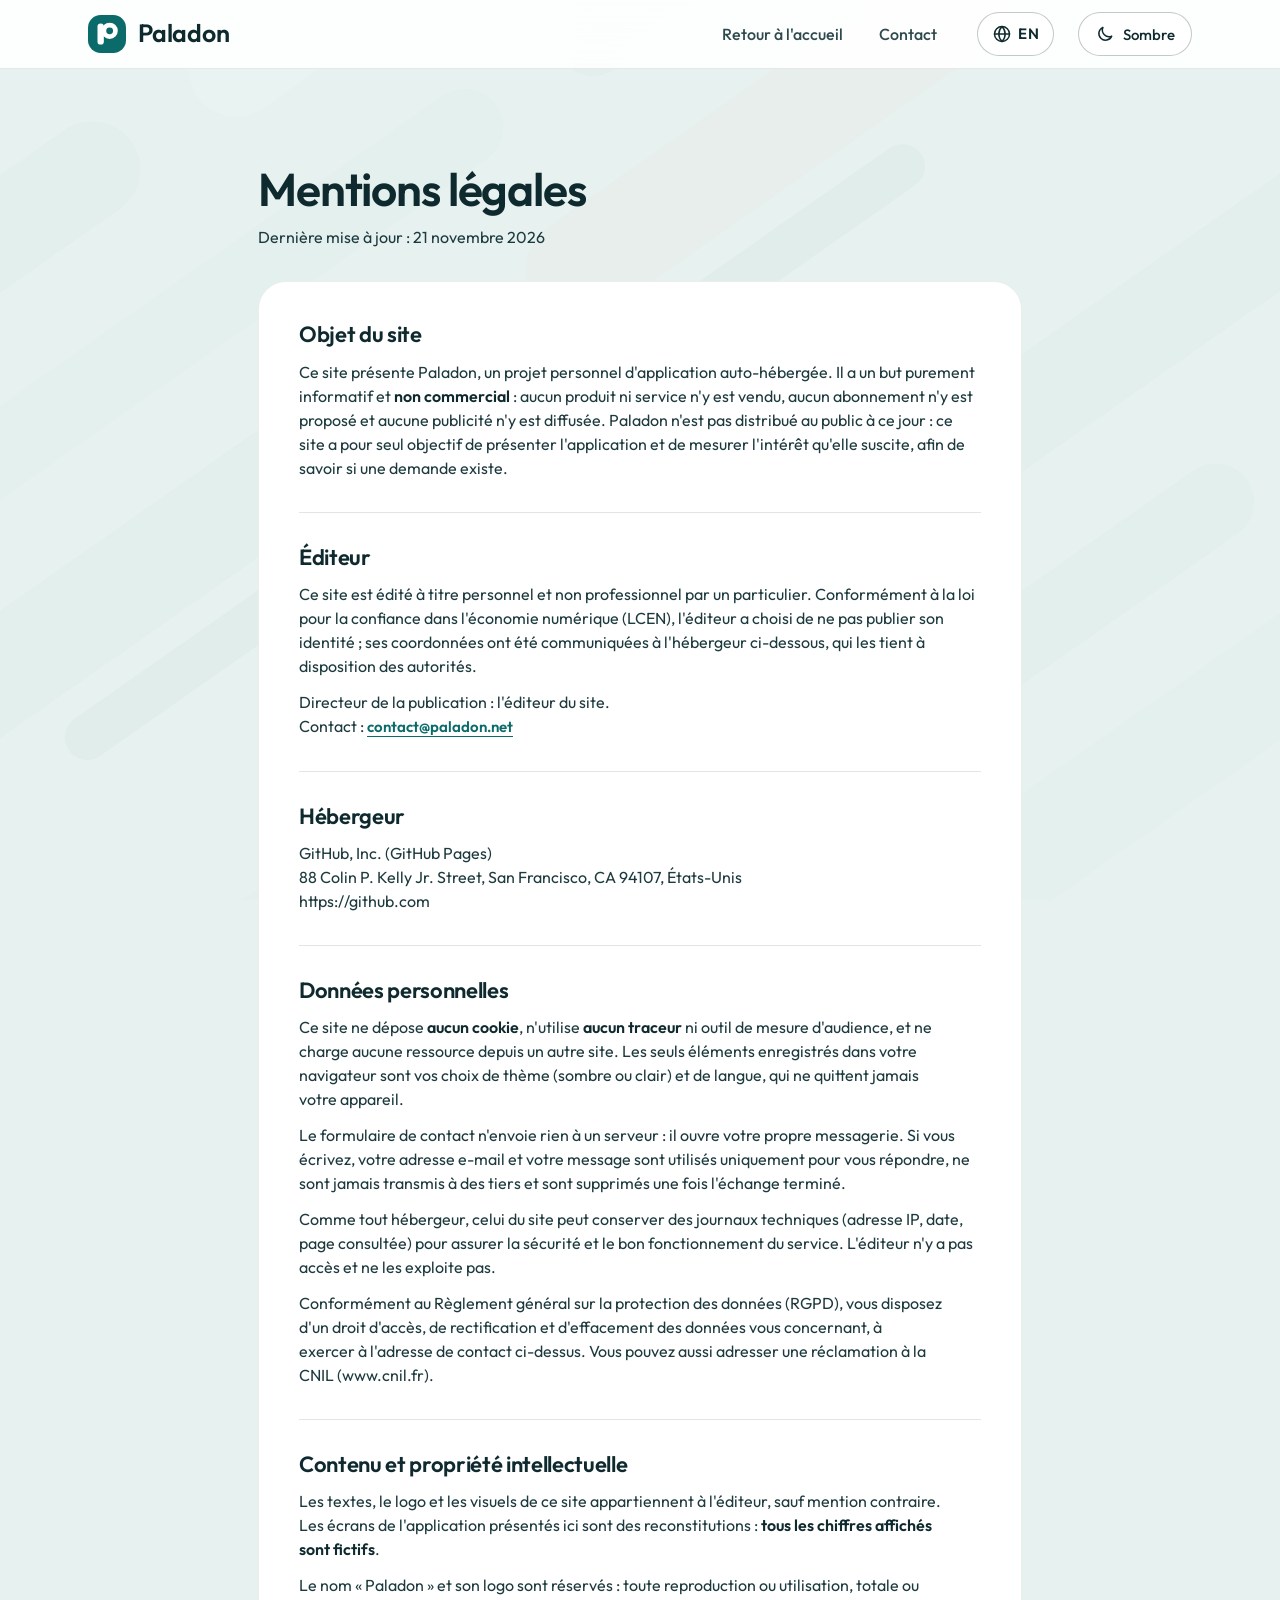
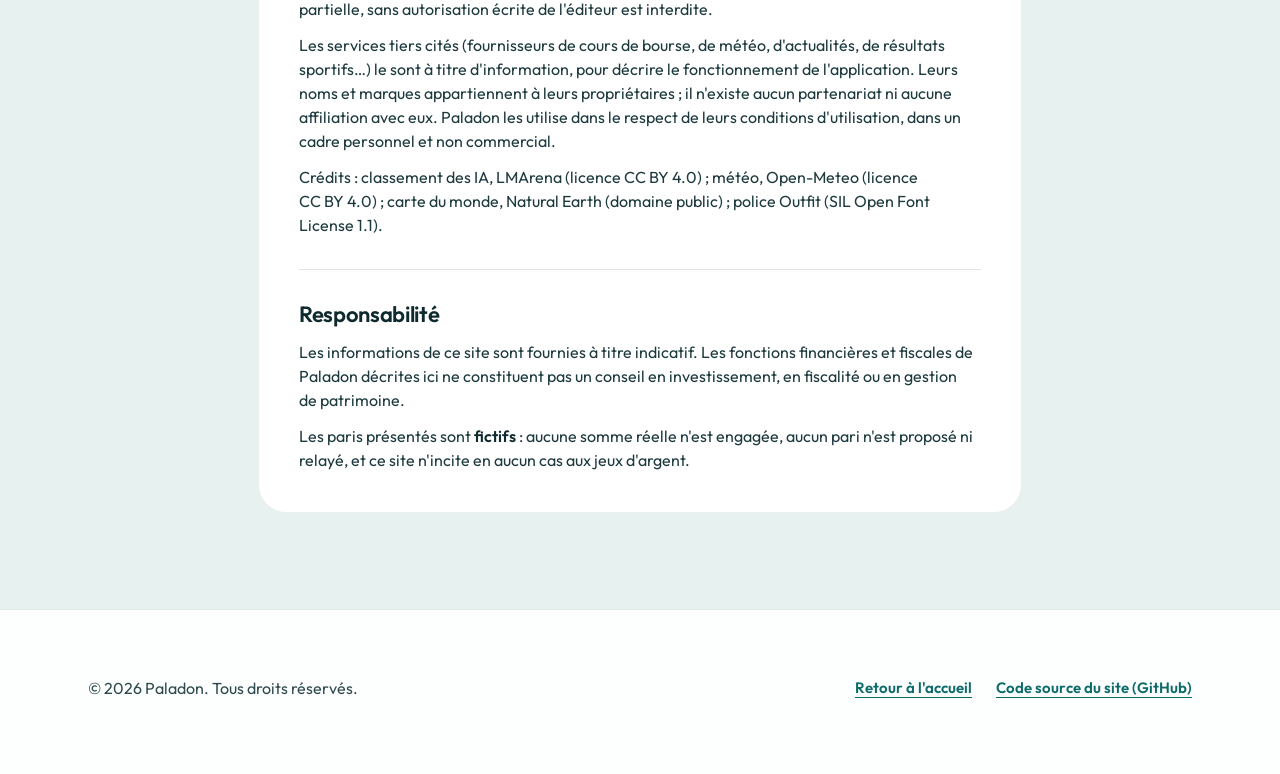
<file: mentions-legales.html>
<!doctype html>
<html lang="fr" data-theme="dark">
<head>
  <meta charset="utf-8">
  <meta name="viewport" content="width=device-width, initial-scale=1">
  <title>Mentions légales · Paladon</title>
  <meta name="description" content="Mentions légales et informations sur les données personnelles du site de présentation de Paladon.">
  <meta name="referrer" content="no-referrer">
  <link rel="canonical" href="https://paladon.net/mentions-legales.html">
  <link rel="alternate" hreflang="fr" href="https://paladon.net/mentions-legales.html">
  <link rel="alternate" hreflang="en" href="https://paladon.net/en/legal-notice.html">
  <link rel="alternate" hreflang="x-default" href="https://paladon.net/mentions-legales.html">
  <meta property="og:type" content="website">
  <meta property="og:site_name" content="Paladon">
  <meta property="og:title" content="Mentions légales · Paladon">
  <meta property="og:description" content="Mentions légales et informations sur les données personnelles du site de présentation de Paladon.">
  <meta property="og:url" content="https://paladon.net/mentions-legales.html">
  <meta property="og:image" content="https://paladon.net/assets/img/og-image.png">
  <meta property="og:image:width" content="1200">
  <meta property="og:image:height" content="630">
  <meta property="og:image:alt" content="Logo Paladon">
  <meta property="og:locale" content="fr_FR">
  <meta property="og:locale:alternate" content="en_US">
  <meta name="twitter:card" content="summary_large_image">
  <link rel="icon" href="assets/img/favicon.svg" type="image/svg+xml">
  <link rel="preload" href="assets/fonts/outfit-latin-400-normal.woff2" as="font" type="font/woff2" crossorigin>
  <link rel="preload" href="assets/fonts/outfit-latin-600-normal.woff2" as="font" type="font/woff2" crossorigin>
  <script src="assets/js/theme-init.js"></script>
  <link rel="stylesheet" href="assets/css/theme.css">
  <link rel="stylesheet" href="assets/css/style.css">
  <script src="assets/js/main.js" defer></script>
</head>
<body>

<svg class="sprite" aria-hidden="true" focusable="false">
  <symbol id="i-sun" viewBox="0 0 24 24"><circle cx="12" cy="12" r="4"/><path d="M12 2.5v2M12 19.5v2M2.5 12h2M19.5 12h2M5.3 5.3l1.4 1.4M17.3 17.3l1.4 1.4M5.3 18.7l1.4-1.4M17.3 6.7l1.4-1.4"/></symbol>
  <symbol id="i-globe" viewBox="0 0 24 24"><circle cx="12" cy="12" r="9"/><path d="M3 12h18M12 3c2.5 2.6 3.8 5.6 3.8 9s-1.3 6.4-3.8 9c-2.5-2.6-3.8-5.6-3.8-9S9.5 5.6 12 3z"/></symbol>
  <symbol id="i-moon" viewBox="0 0 24 24"><path d="M20 14.5A8 8 0 0 1 9.5 4 8 8 0 1 0 20 14.5z"/></symbol>
</svg>

<!-- Même fond à bandes que la page d'accueil -->
<svg class="stripes" aria-hidden="true" focusable="false" viewBox="0 0 1600 1200" preserveAspectRatio="xMidYMid slice">
  <g transform="rotate(-35 800 600)">
    <rect x="-200" y="-330" width="1000" height="80" rx="40" style="fill: var(--stripe-1)"/>
    <rect x="-200" y="-140" width="700" height="120" rx="60" style="fill: var(--stripe-2)"/>
    <rect x="600" y="-140" width="1100" height="120" rx="60" style="fill: var(--stripe-hl)"/>
    <rect x="-200" y="96" width="1100" height="96" rx="48" style="fill: var(--stripe-1)"/>
    <rect x="1000" y="96" width="800" height="96" rx="48" style="fill: var(--stripe-2)"/>
    <rect x="-200" y="306" width="900" height="130" rx="65" style="fill: var(--stripe-2)"/>
    <rect x="800" y="306" width="700" height="130" rx="65" style="fill: var(--stripe-tint)"/>
    <rect x="0" y="470" width="1300" height="56" rx="28" style="fill: var(--stripe-3)"/>
    <rect x="-200" y="776" width="1000" height="120" rx="60" style="fill: var(--stripe-1)"/>
    <rect x="900" y="776" width="900" height="120" rx="60" style="fill: var(--stripe-2)"/>
    <rect x="200" y="1018" width="1200" height="96" rx="48" style="fill: var(--stripe-2)"/>
    <rect x="400" y="1226" width="1000" height="130" rx="65" style="fill: var(--stripe-1)"/>
    <rect x="-200" y="1390" width="1100" height="56" rx="28" style="fill: var(--stripe-3)"/>
  </g>
</svg>

<a class="skip-link" href="#contenu">Aller au contenu</a>

<header class="site-header">
  <div class="header-inner">
    <a class="brand" href="index.html" aria-label="Paladon, retour à l'accueil">
      <svg class="logo" width="38" height="38" viewBox="0 0 36 36" aria-hidden="true" focusable="false">
        <rect class="logo-tile" width="36" height="36" rx="12"/>
        <rect class="logo-ink" x="9" y="8" width="6" height="20" rx="3"/>
        <circle class="logo-ring" cx="20.5" cy="15" r="5.5"/>
      </svg>
      <span class="wordmark">Paladon</span>
    </a>
    <nav class="site-nav" aria-label="Navigation">
      <ul>
        <li><a href="index.html">Retour à l'accueil</a></li>
        <li><a href="index.html#contact">Contact</a></li>
      </ul>
    </nav>
    <a class="lang-switch" href="en/legal-notice.html" hreflang="en" lang="en" data-lang-switch="en" aria-label="English version of this page">
      <svg class="icon" aria-hidden="true" focusable="false"><use href="#i-globe"/></svg>
      <span>EN</span>
    </a>

    <button class="theme-toggle" type="button" aria-label="Passer au thème clair">
      <svg class="icon icon-to-light" aria-hidden="true" focusable="false"><use href="#i-sun"/></svg>
      <svg class="icon icon-to-dark" aria-hidden="true" focusable="false"><use href="#i-moon"/></svg>
      <span class="theme-toggle-text" aria-hidden="true">Clair</span>
    </button>
  </div>
</header>

<main id="contenu" class="section legal">
  <div class="container legal-inner">
    <header class="legal-head">
      <h1>Mentions légales</h1>
      <p class="section-lead">Dernière mise à jour&nbsp;: <span data-legal-date>21 novembre 2026</span></p>
    </header>

    <div class="card legal-card">
      <section aria-labelledby="l-objet">
        <h2 id="l-objet">Objet du site</h2>
        <p>Ce site présente Paladon, un projet personnel d'application auto-hébergée. Il a un but purement informatif et <strong>non commercial</strong>&nbsp;: aucun produit ni service n'y est vendu, aucun abonnement n'y est proposé et aucune publicité n'y est diffusée. Paladon n'est pas distribué au public à ce jour&nbsp;: ce site a pour seul objectif de présenter l'application et de mesurer l'intérêt qu'elle suscite, afin de savoir si une demande existe.</p>
      </section>

      <section aria-labelledby="l-editeur">
        <h2 id="l-editeur">Éditeur</h2>
        <p>Ce site est édité à titre personnel et non professionnel par un particulier. Conformément à la loi pour la confiance dans l'économie numérique (LCEN), l'éditeur a choisi de ne pas publier son identité&nbsp;; ses coordonnées ont été communiquées à l'hébergeur ci-dessous, qui les tient à disposition des autorités.</p>
        <p>Directeur de la publication&nbsp;: l'éditeur du site.<br>Contact&nbsp;: <a class="link" href="mailto:contact@paladon.net">contact@paladon.net</a></p>
      </section>

      <section aria-labelledby="l-hebergeur">
        <h2 id="l-hebergeur">Hébergeur</h2>
        <p>GitHub, Inc. (GitHub Pages)<br>88 Colin P. Kelly Jr. Street, San Francisco, CA 94107, États-Unis<br>https://github.com</p>
      </section>

      <section aria-labelledby="l-donnees">
        <h2 id="l-donnees">Données personnelles</h2>
        <p>Ce site ne dépose <strong>aucun cookie</strong>, n'utilise <strong>aucun traceur</strong> ni outil de mesure d'audience, et ne charge aucune ressource depuis un autre site. Les seuls éléments enregistrés dans votre navigateur sont vos choix de thème (sombre ou clair) et de langue, qui ne quittent jamais votre appareil.</p>
        <p>Le formulaire de contact n'envoie rien à un serveur&nbsp;: il ouvre votre propre messagerie. Si vous écrivez, votre adresse e-mail et votre message sont utilisés uniquement pour vous répondre, ne sont jamais transmis à des tiers et sont supprimés une fois l'échange terminé.</p>
        <p>Comme tout hébergeur, celui du site peut conserver des journaux techniques (adresse IP, date, page consultée) pour assurer la sécurité et le bon fonctionnement du service. L'éditeur n'y a pas accès et ne les exploite pas.</p>
        <p>Conformément au Règlement général sur la protection des données (RGPD), vous disposez d'un droit d'accès, de rectification et d'effacement des données vous concernant, à exercer à l'adresse de contact ci-dessus. Vous pouvez aussi adresser une réclamation à la CNIL (www.cnil.fr).</p>
      </section>

      <section aria-labelledby="l-contenu">
        <h2 id="l-contenu">Contenu et propriété intellectuelle</h2>
        <p>Les textes, le logo et les visuels de ce site appartiennent à l'éditeur, sauf mention contraire. Les écrans de l'application présentés ici sont des reconstitutions&nbsp;: <strong>tous les chiffres affichés sont fictifs</strong>.</p>
        <p>Le nom «&nbsp;Paladon&nbsp;» et son logo sont réservés&nbsp;: toute reproduction ou utilisation, totale ou partielle, sans autorisation écrite de l'éditeur est interdite.</p>
        <p>Les services tiers cités (fournisseurs de cours de bourse, de météo, d'actualités, de résultats sportifs…) le sont à titre d'information, pour décrire le fonctionnement de l'application. Leurs noms et marques appartiennent à leurs propriétaires&nbsp;; il n'existe aucun partenariat ni aucune affiliation avec eux. Paladon les utilise dans le respect de leurs conditions d'utilisation, dans un cadre personnel et non commercial.</p>
        <p>Crédits&nbsp;: classement des IA, LMArena (licence CC&nbsp;BY&nbsp;4.0)&nbsp;; météo, Open-Meteo (licence CC&nbsp;BY&nbsp;4.0)&nbsp;; carte du monde, Natural Earth (domaine public)&nbsp;; police Outfit (SIL Open Font License 1.1).</p>
      </section>

      <section aria-labelledby="l-responsabilite">
        <h2 id="l-responsabilite">Responsabilité</h2>
        <p>Les informations de ce site sont fournies à titre indicatif. Les fonctions financières et fiscales de Paladon décrites ici ne constituent pas un conseil en investissement, en fiscalité ou en gestion de patrimoine.</p>
        <p>Les paris présentés sont <strong>fictifs</strong>&nbsp;: aucune somme réelle n'est engagée, aucun pari n'est proposé ni relayé, et ce site n'incite en aucun cas aux jeux d'argent.</p>
      </section>
    </div>
  </div>
</main>

<footer class="site-footer">
  <div class="container footer-inner footer-simple">
    <p>© 2026 Paladon. Tous droits réservés.</p>
    <p class="footer-links"><a class="link" href="index.html">Retour à l'accueil</a><a class="link" href="https://github.com/Kramaloww/Paladon-vitrine" target="_blank" rel="noopener noreferrer">Code source du site (GitHub)</a></p>
  </div>
</footer>

</body>
</html>
</file>
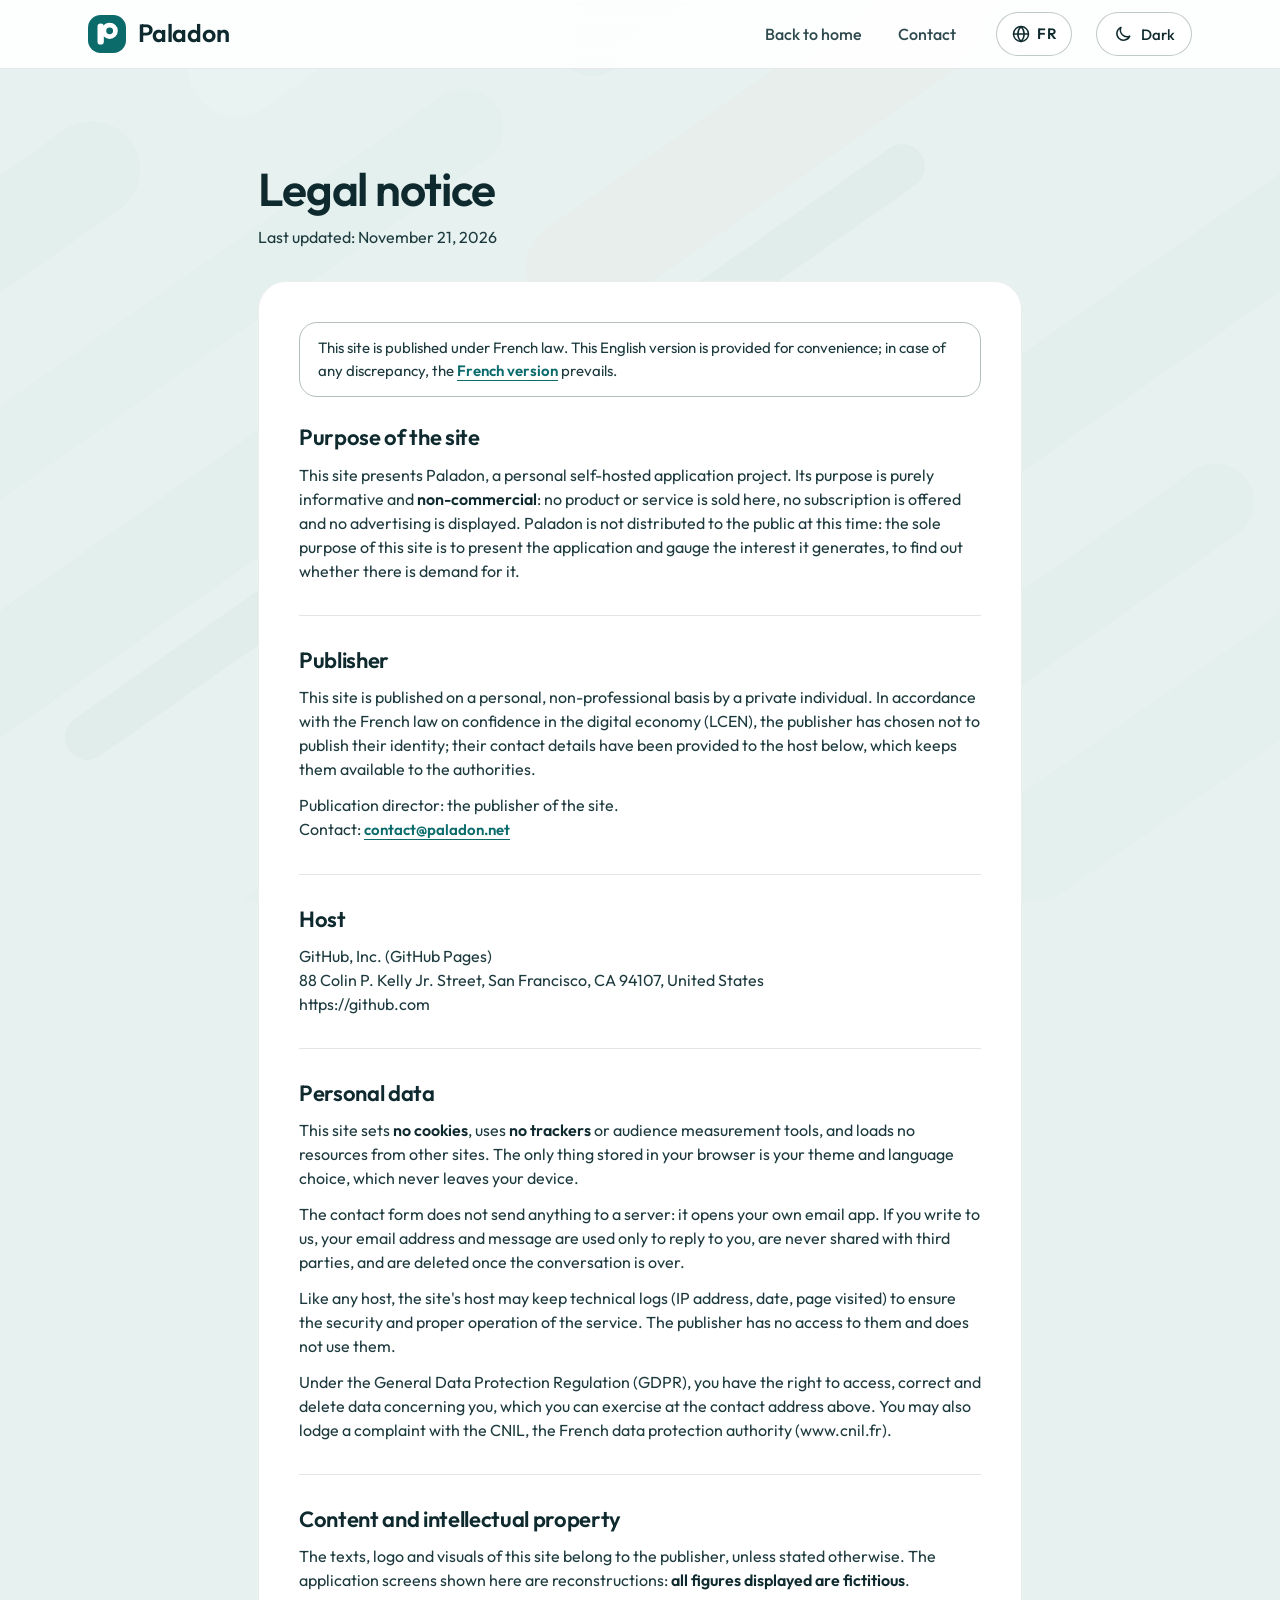
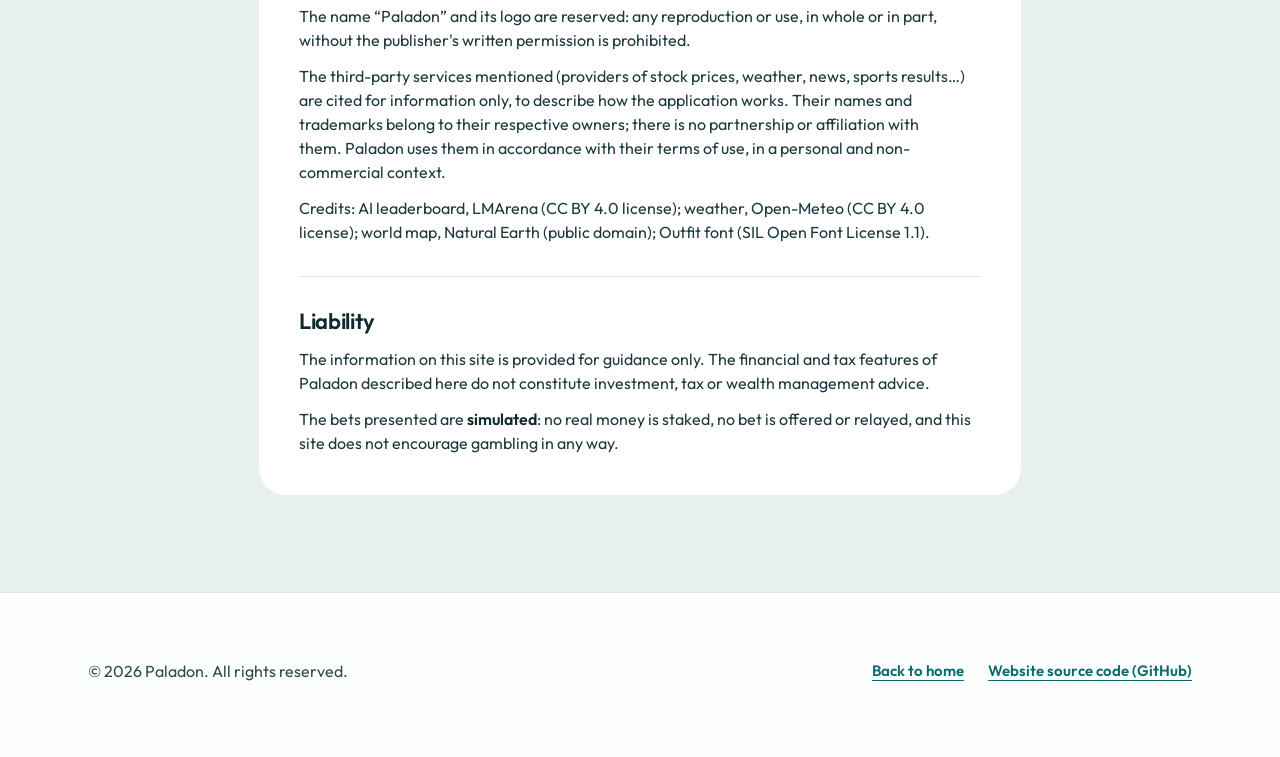
<file: en/legal-notice.html>
<!doctype html>
<html lang="en" data-theme="dark">
<head>
  <meta charset="utf-8">
  <meta name="viewport" content="width=device-width, initial-scale=1">
  <title>Legal notice · Paladon</title>
  <meta name="description" content="Legal notice and personal data information for the Paladon presentation site.">
  <meta name="referrer" content="no-referrer">
  <link rel="canonical" href="https://paladon.net/en/legal-notice.html">
  <link rel="alternate" hreflang="fr" href="https://paladon.net/mentions-legales.html">
  <link rel="alternate" hreflang="en" href="https://paladon.net/en/legal-notice.html">
  <link rel="alternate" hreflang="x-default" href="https://paladon.net/mentions-legales.html">
  <meta property="og:type" content="website">
  <meta property="og:site_name" content="Paladon">
  <meta property="og:title" content="Legal notice · Paladon">
  <meta property="og:description" content="Legal notice and personal data information for the Paladon presentation site.">
  <meta property="og:url" content="https://paladon.net/en/legal-notice.html">
  <meta property="og:image" content="https://paladon.net/assets/img/og-image.png">
  <meta property="og:image:width" content="1200">
  <meta property="og:image:height" content="630">
  <meta property="og:image:alt" content="Logo Paladon">
  <meta property="og:locale" content="en_US">
  <meta property="og:locale:alternate" content="fr_FR">
  <meta name="twitter:card" content="summary_large_image">
  <link rel="icon" href="../assets/img/favicon.svg" type="image/svg+xml">
  <link rel="preload" href="../assets/fonts/outfit-latin-400-normal.woff2" as="font" type="font/woff2" crossorigin>
  <link rel="preload" href="../assets/fonts/outfit-latin-600-normal.woff2" as="font" type="font/woff2" crossorigin>
  <script src="../assets/js/theme-init.js"></script>
  <link rel="stylesheet" href="../assets/css/theme.css">
  <link rel="stylesheet" href="../assets/css/style.css">
  <script src="../assets/js/main.js" defer></script>
</head>
<body>

<svg class="sprite" aria-hidden="true" focusable="false">
  <symbol id="i-sun" viewBox="0 0 24 24"><circle cx="12" cy="12" r="4"/><path d="M12 2.5v2M12 19.5v2M2.5 12h2M19.5 12h2M5.3 5.3l1.4 1.4M17.3 17.3l1.4 1.4M5.3 18.7l1.4-1.4M17.3 6.7l1.4-1.4"/></symbol>
  <symbol id="i-globe" viewBox="0 0 24 24"><circle cx="12" cy="12" r="9"/><path d="M3 12h18M12 3c2.5 2.6 3.8 5.6 3.8 9s-1.3 6.4-3.8 9c-2.5-2.6-3.8-5.6-3.8-9S9.5 5.6 12 3z"/></symbol>
  <symbol id="i-moon" viewBox="0 0 24 24"><path d="M20 14.5A8 8 0 0 1 9.5 4 8 8 0 1 0 20 14.5z"/></symbol>
</svg>

<!-- Même fond à bandes que la page d'accueil -->
<svg class="stripes" aria-hidden="true" focusable="false" viewBox="0 0 1600 1200" preserveAspectRatio="xMidYMid slice">
  <g transform="rotate(-35 800 600)">
    <rect x="-200" y="-330" width="1000" height="80" rx="40" style="fill: var(--stripe-1)"/>
    <rect x="-200" y="-140" width="700" height="120" rx="60" style="fill: var(--stripe-2)"/>
    <rect x="600" y="-140" width="1100" height="120" rx="60" style="fill: var(--stripe-hl)"/>
    <rect x="-200" y="96" width="1100" height="96" rx="48" style="fill: var(--stripe-1)"/>
    <rect x="1000" y="96" width="800" height="96" rx="48" style="fill: var(--stripe-2)"/>
    <rect x="-200" y="306" width="900" height="130" rx="65" style="fill: var(--stripe-2)"/>
    <rect x="800" y="306" width="700" height="130" rx="65" style="fill: var(--stripe-tint)"/>
    <rect x="0" y="470" width="1300" height="56" rx="28" style="fill: var(--stripe-3)"/>
    <rect x="-200" y="776" width="1000" height="120" rx="60" style="fill: var(--stripe-1)"/>
    <rect x="900" y="776" width="900" height="120" rx="60" style="fill: var(--stripe-2)"/>
    <rect x="200" y="1018" width="1200" height="96" rx="48" style="fill: var(--stripe-2)"/>
    <rect x="400" y="1226" width="1000" height="130" rx="65" style="fill: var(--stripe-1)"/>
    <rect x="-200" y="1390" width="1100" height="56" rx="28" style="fill: var(--stripe-3)"/>
  </g>
</svg>

<a class="skip-link" href="#contenu">Skip to content</a>

<header class="site-header">
  <div class="header-inner">
    <a class="brand" href="index.html" aria-label="Paladon, back to home">
      <svg class="logo" width="38" height="38" viewBox="0 0 36 36" aria-hidden="true" focusable="false">
        <rect class="logo-tile" width="36" height="36" rx="12"/>
        <rect class="logo-ink" x="9" y="8" width="6" height="20" rx="3"/>
        <circle class="logo-ring" cx="20.5" cy="15" r="5.5"/>
      </svg>
      <span class="wordmark">Paladon</span>
    </a>
    <nav class="site-nav" aria-label="Navigation">
      <ul>
        <li><a href="index.html">Back to home</a></li>
        <li><a href="index.html#contact">Contact</a></li>
      </ul>
    </nav>
    <a class="lang-switch" href="../mentions-legales.html" hreflang="fr" lang="fr" data-lang-switch="fr" aria-label="Version française de cette page">
      <svg class="icon" aria-hidden="true" focusable="false"><use href="#i-globe"/></svg>
      <span>FR</span>
    </a>

    <button class="theme-toggle" type="button" aria-label="Switch to light theme">
      <svg class="icon icon-to-light" aria-hidden="true" focusable="false"><use href="#i-sun"/></svg>
      <svg class="icon icon-to-dark" aria-hidden="true" focusable="false"><use href="#i-moon"/></svg>
      <span class="theme-toggle-text" aria-hidden="true">Light</span>
    </button>
  </div>
</header>

<main id="contenu" class="section legal">
  <div class="container legal-inner">
    <header class="legal-head">
      <h1>Legal notice</h1>
      <p class="section-lead">Last updated: <span data-legal-date>November 21, 2026</span></p>
    </header>

    <div class="card legal-card">
      <p class="legal-intro">This site is published under French law. This English version is provided for convenience; in case of any discrepancy, the <a class="link" href="../mentions-legales.html" hreflang="fr" lang="fr">French version</a> prevails.</p>

      <section aria-labelledby="l-objet">
        <h2 id="l-objet">Purpose of the site</h2>
        <p>This site presents Paladon, a personal self-hosted application project. Its purpose is purely informative and <strong>non-commercial</strong>: no product or service is sold here, no subscription is offered and no advertising is displayed. Paladon is not distributed to the public at this time: the sole purpose of this site is to present the application and gauge the interest it generates, to find out whether there is demand for it.</p>
      </section>

      <section aria-labelledby="l-editeur">
        <h2 id="l-editeur">Publisher</h2>
        <p>This site is published on a personal, non-professional basis by a private individual. In accordance with the French law on confidence in the digital economy (LCEN), the publisher has chosen not to publish their identity; their contact details have been provided to the host below, which keeps them available to the authorities.</p>
        <p>Publication director: the publisher of the site.<br>Contact: <a class="link" href="mailto:contact@paladon.net">contact@paladon.net</a></p>
      </section>

      <section aria-labelledby="l-hebergeur">
        <h2 id="l-hebergeur">Host</h2>
        <p>GitHub, Inc. (GitHub Pages)<br>88 Colin P. Kelly Jr. Street, San Francisco, CA 94107, United States<br>https://github.com</p>
      </section>

      <section aria-labelledby="l-donnees">
        <h2 id="l-donnees">Personal data</h2>
        <p>This site sets <strong>no cookies</strong>, uses <strong>no trackers</strong> or audience measurement tools, and loads no resources from other sites. The only thing stored in your browser is your theme and language choice, which never leaves your device.</p>
        <p>The contact form does not send anything to a server: it opens your own email app. If you write to us, your email address and message are used only to reply to you, are never shared with third parties, and are deleted once the conversation is over.</p>
        <p>Like any host, the site's host may keep technical logs (IP address, date, page visited) to ensure the security and proper operation of the service. The publisher has no access to them and does not use them.</p>
        <p>Under the General Data Protection Regulation (GDPR), you have the right to access, correct and delete data concerning you, which you can exercise at the contact address above. You may also lodge a complaint with the CNIL, the French data protection authority (www.cnil.fr).</p>
      </section>

      <section aria-labelledby="l-contenu">
        <h2 id="l-contenu">Content and intellectual property</h2>
        <p>The texts, logo and visuals of this site belong to the publisher, unless stated otherwise. The application screens shown here are reconstructions: <strong>all figures displayed are fictitious</strong>.</p>
        <p>The name “Paladon” and its logo are reserved: any reproduction or use, in whole or in part, without the publisher's written permission is prohibited.</p>
        <p>The third-party services mentioned (providers of stock prices, weather, news, sports results…) are cited for information only, to describe how the application works. Their names and trademarks belong to their respective owners; there is no partnership or affiliation with them. Paladon uses them in accordance with their terms of use, in a personal and non-commercial context.</p>
        <p>Credits: AI leaderboard, LMArena (CC&nbsp;BY&nbsp;4.0 license); weather, Open-Meteo (CC&nbsp;BY&nbsp;4.0 license); world map, Natural Earth (public domain); Outfit font (SIL Open Font License 1.1).</p>
      </section>

      <section aria-labelledby="l-responsabilite">
        <h2 id="l-responsabilite">Liability</h2>
        <p>The information on this site is provided for guidance only. The financial and tax features of Paladon described here do not constitute investment, tax or wealth management advice.</p>
        <p>The bets presented are <strong>simulated</strong>: no real money is staked, no bet is offered or relayed, and this site does not encourage gambling in any way.</p>
      </section>
    </div>
  </div>
</main>

<footer class="site-footer">
  <div class="container footer-inner footer-simple">
    <p>© 2026 Paladon. All rights reserved.</p>
    <p class="footer-links"><a class="link" href="index.html">Back to home</a><a class="link" href="https://github.com/Kramaloww/Paladon-vitrine" target="_blank" rel="noopener noreferrer">Website source code (GitHub)</a></p>
  </div>
</footer>

</body>
</html>
</file>
<file: assets/css/theme.css>
/* ==========================================================================================
   Jetons de couleur des thèmes sombre et clair.
   C'est le SEUL fichier du site qui contient des couleurs : tout le reste utilise var(--…).
   Le sombre est la valeur par défaut ; le clair s'active avec data-theme="light" sur <html>.
   ========================================================================================== */

:root,
:root[data-theme='dark'] {
  color-scheme: dark;
  --bg: #0c0e11;
  --sidebar-bg: rgba(10, 12, 15, 0.95);
  --sidebar-border: rgba(255, 255, 255, 0.08);
  --tabbar-bg: rgba(28, 31, 36, 0.72);
  --tabbar-border: rgba(255, 255, 255, 0.1);
  --tabbar-shadow: 0 10px 30px rgba(0, 0, 0, 0.45);
  --card-bg: rgba(18, 21, 26, 0.98);
  --card-solid: #12151a;
  --card-border: rgba(255, 255, 255, 0.08);
  --text: #eceff3;
  --text-strong: #ffffff;
  --text-body: #e3e8ee;
  --text-secondary: #c3cad4;
  --text-muted: #9ba3ae;
  --nav-text: #b4bcc7;
  --nav-active-bg: rgba(255, 255, 255, 0.09);
  --nav-active-text: #ffffff;
  --accent: #34d399;
  --on-accent: #08110d;
  --kpi-highlight: #34d399;
  --bar: #34d399;
  --danger: #f87171;
  --danger-bar: #f87171;
  --track: rgba(255, 255, 255, 0.09);
  --divider: rgba(255, 255, 255, 0.1);
  --control-bg: rgba(18, 21, 26, 0.85);
  --control-border: rgba(255, 255, 255, 0.2);
  --input-bg: rgba(255, 255, 255, 0.05);
  --input-border: rgba(255, 255, 255, 0.22);
  --chip-border: rgba(255, 255, 255, 0.25);
  --placeholder: #9ba3ae;
  --lift-shadow: 0 18px 40px rgba(0, 0, 0, 0.45);
  --stripe-1: #11141a;
  --stripe-2: #14181f;
  --stripe-3: #181d25;
  --stripe-hl: #11141a;
  --stripe-tint: rgba(52, 211, 153, 0.035);
  /* Intensité du fond à bandes */
  --stripes-opacity: 0.5;

  /* Étiquettes (tâches) : le texte de l'étiquette est toujours écrit */
  --label-red: #f87171;
  --label-orange: #fb923c;
  --label-yellow: #facc15;
  --label-green: #34d399;
  --label-blue: #60a5fa;
  --label-purple: #c084fc;
  --label-gray: #9ba3ae;
  /* Boutons de fenêtre des faux écrans (fermer, réduire, agrandir) */
  --window-close: #ff5f57;
  --window-minimize: #febc2e;
  --window-zoom: #28c840;
  /* Pictogrammes de catégories */
  --cat-housing: #7dd3fc;
  --cat-groceries: #bef264;
  --cat-transport: #67e8f9;
  --cat-leisure: #fcd34d;
  /* Diagramme de flux */
  --flow-income: #3987e5;
  --flow-savings: #199e70;
  --flow-c1: #c98500;
  --flow-c2: #d55181;
  --flow-c3: #9085e9;
  --flow-c4: #17a2b8;
  --flow-other: #6b7686;
}

:root[data-theme='light'] {
  color-scheme: light;
  --bg: #e6f1f0;
  --sidebar-bg: rgba(255, 255, 255, 0.9);
  --sidebar-border: rgba(15, 42, 46, 0.1);
  --tabbar-bg: rgba(255, 255, 255, 0.75);
  --tabbar-border: rgba(15, 42, 46, 0.1);
  --tabbar-shadow: 0 10px 30px rgba(15, 42, 46, 0.15);
  --card-bg: rgba(255, 255, 255, 0.98);
  --card-solid: #ffffff;
  --card-border: rgba(15, 42, 46, 0.08);
  --text: #0f2a2e;
  --text-strong: #0f2a2e;
  --text-body: #1d3a3e;
  --text-secondary: #2f4a4e;
  --text-muted: #4f6a6e;
  --nav-text: #2f4a4e;
  --nav-active-bg: rgba(11, 107, 106, 0.14);
  --nav-active-text: #0a3c3d;
  --accent: #0b6b6a;
  --on-accent: #ffffff;
  --kpi-highlight: #0f2a2e;
  --bar: #2e8f8c;
  --danger: #a93b22;
  --danger-bar: #d9573a;
  --track: rgba(15, 42, 46, 0.1);
  --divider: rgba(15, 42, 46, 0.12);
  --control-bg: rgba(255, 255, 255, 0.7);
  --control-border: rgba(15, 42, 46, 0.25);
  --input-bg: #ffffff;
  --input-border: rgba(15, 42, 46, 0.28);
  --chip-border: rgba(15, 42, 46, 0.3);
  --placeholder: #4f6a6e;
  --lift-shadow: 0 18px 40px rgba(15, 42, 46, 0.18);
  --stripe-1: #e0edec;
  --stripe-2: #daeae8;
  --stripe-3: #d3e5e3;
  --stripe-hl: rgba(255, 255, 255, 0.4);
  --stripe-tint: rgba(255, 201, 163, 0.2);
  --stripes-opacity: 0.35;

  --label-red: #a93b22;
  --label-orange: #9a4a00;
  --label-yellow: #7a5b00;
  --label-green: #0b6b4a;
  --label-blue: #1d4f9c;
  --label-purple: #6b3fa0;
  --label-gray: #4f6a6e;
  --window-close: #ff5f57;
  --window-minimize: #febc2e;
  --window-zoom: #28c840;
  /* Teintes foncées du thème clair */
  --cat-housing: #0369a1;
  --cat-groceries: #4d7c0f;
  --cat-transport: #0e7490;
  --cat-leisure: #92400e;
  --flow-income: #3987e5;
  --flow-savings: #199e70;
  --flow-c1: #c98500;
  --flow-c2: #d55181;
  --flow-c3: #9085e9;
  --flow-c4: #17a2b8;
  --flow-other: #6b7686;
}
</file>
<file: assets/css/style.css>
/* ==========================================================================================
   Site vitrine Paladon : mise en page et composants.
   Règle d'or : AUCUNE couleur ici, seulement des variables de theme.css.
   Repères : capsules (999 px), cartes 28 px, un seul accent.
   ========================================================================================== */

/* ---------- Police Outfit, hébergée dans le site (aucun appel externe) ---------- */
@font-face {
  font-family: 'Outfit';
  font-style: normal;
  font-weight: 400;
  font-display: swap;
  src: url('../fonts/outfit-latin-400-normal.woff2') format('woff2');
}
@font-face {
  font-family: 'Outfit';
  font-style: normal;
  font-weight: 500;
  font-display: swap;
  src: url('../fonts/outfit-latin-500-normal.woff2') format('woff2');
}
@font-face {
  font-family: 'Outfit';
  font-style: normal;
  font-weight: 600;
  font-display: swap;
  src: url('../fonts/outfit-latin-600-normal.woff2') format('woff2');
}

/* ---------- Base ---------- */
*,
*::before,
*::after {
  box-sizing: border-box;
}

/* Le fond de page est porté par <html> seulement : si <body> avait aussi un fond, il serait
   peint PAR-DESSUS les bandes diagonales (placées en z-index -1) et les cacherait. */
html {
  background: var(--bg);
  scroll-behavior: smooth;
  scroll-padding-top: 96px; /* les ancres ne passent pas sous l'en-tête collant */
  overflow-x: hidden;
}

body {
  margin: 0;
  color: var(--text);
  font-family: 'Outfit', system-ui, sans-serif;
  font-size: 16px;
  line-height: 1.5;
  -webkit-font-smoothing: antialiased;
}

h1,
h2,
h3,
p,
ul,
figure {
  margin: 0;
}

ul {
  padding: 0;
  list-style: none;
}

a {
  color: inherit;
}

img,
svg {
  display: block;
}

[hidden] {
  display: none !important;
}

/* Focus visible sur tout élément interactif : contour de 2 px d'accent, décalé de 3 px */
:where(a, button, input, textarea, [tabindex]):focus-visible {
  outline: 2px solid var(--accent);
  outline-offset: 3px;
}

.visually-hidden {
  position: absolute;
  width: 1px;
  height: 1px;
  overflow: hidden;
  clip: rect(0 0 0 0);
  clip-path: inset(50%);
  white-space: nowrap;
}

.sprite {
  position: absolute;
  width: 0;
  height: 0;
  overflow: hidden;
}

.icon {
  width: 20px;
  height: 20px;
  flex: none;
  fill: none;
  stroke: currentColor;
  stroke-width: 1.8;
  stroke-linecap: round;
  stroke-linejoin: round;
}

.num {
  font-variant-numeric: tabular-nums;
}

/* Lien d'évitement : visible seulement au clavier */
.skip-link {
  position: absolute;
  top: 12px;
  left: 12px;
  z-index: 100;
  padding: 12px 20px;
  border-radius: 999px;
  background: var(--accent);
  color: var(--on-accent);
  font-weight: 600;
  text-decoration: none;
  transform: translateY(-200%);
}
.skip-link:focus {
  transform: none;
}

/* ---------- Fond à bandes, avec une lente dérive ---------- */
.stripes {
  position: fixed;
  inset: 0;
  width: 100%;
  height: 100%;
  z-index: -1;
  pointer-events: none;
  opacity: var(--stripes-opacity);
}
/* Chaque bande glisse le long de sa propre direction, à vitesse constante (pas de départ
   arrêté) et décalée des autres : il y a toujours du mouvement, lent et régulier.
   Environ 12 à 16 px par seconde ; coupé par prefers-reduced-motion. */
.stripes rect {
  animation: stripe-drift 22s linear infinite alternate;
}
.stripes rect:nth-child(3n + 2) {
  animation-duration: 27s;
  animation-direction: alternate-reverse;
}
.stripes rect:nth-child(3n) {
  animation-duration: 32s;
}
.stripes rect:nth-child(2) { animation-delay: -7s; }
.stripes rect:nth-child(3) { animation-delay: -19s; }
.stripes rect:nth-child(4) { animation-delay: -4s; }
.stripes rect:nth-child(5) { animation-delay: -13s; }
.stripes rect:nth-child(6) { animation-delay: -22s; }
.stripes rect:nth-child(7) { animation-delay: -9s; }
.stripes rect:nth-child(8) { animation-delay: -16s; }
.stripes rect:nth-child(9) { animation-delay: -2s; }
.stripes rect:nth-child(10) { animation-delay: -25s; }
.stripes rect:nth-child(11) { animation-delay: -11s; }
.stripes rect:nth-child(12) { animation-delay: -18s; }
.stripes rect:nth-child(13) { animation-delay: -6s; }
@keyframes stripe-drift {
  from {
    transform: translateX(-170px);
  }
  to {
    transform: translateX(170px);
  }
}

/* ---------- Logo : couleurs prises dans le thème ---------- */
.logo-tile {
  fill: var(--accent);
}
.logo-ink {
  fill: var(--on-accent);
}
.logo-ring {
  fill: none;
  stroke: var(--on-accent);
  stroke-width: 4.5;
}

.brand {
  display: inline-flex;
  align-items: center;
  gap: 12px;
  min-height: 44px;
  text-decoration: none;
  border-radius: 14px;
}

.wordmark {
  font-weight: 600;
  font-size: 25px;
  letter-spacing: -0.01em;
  color: var(--text-strong);
}
.wordmark-sm {
  font-size: 21px;
}

/* ---------- Mise en page ---------- */
.container {
  width: 100%;
  max-width: 1200px;
  margin: 0 auto;
  padding: 0 48px;
}

.section {
  padding: 96px 0;
}

.section-head {
  max-width: 700px;
  margin: 0 auto 48px;
  text-align: center;
}

.kicker {
  margin-bottom: 10px;
  font-size: 14px;
  font-weight: 600;
  letter-spacing: 0.06em;
  text-transform: uppercase;
  color: var(--accent);
}

h2 {
  font-size: 34px;
  font-weight: 600;
  line-height: 1.15;
  letter-spacing: -0.015em;
  color: var(--text-strong);
}

.section-lead {
  margin-top: 14px;
  font-size: 19px;
  line-height: 1.55;
  color: var(--text-body);
}

h3 {
  font-size: 22px;
  font-weight: 600;
  line-height: 1.25;
  color: var(--text-strong);
}

/* ---------- Composants ---------- */
.card {
  background: var(--card-bg);
  border: 1px solid var(--card-border);
  border-radius: 28px;
  padding: 32px;
}

.btn {
  display: inline-flex;
  align-items: center;
  justify-content: center;
  gap: 10px;
  min-height: 48px;
  padding: 0 26px;
  border-radius: 999px;
  font-family: inherit;
  font-size: 16px;
  font-weight: 600;
  text-decoration: none;
  cursor: pointer;
  transition: transform 150ms ease;
}
.btn-primary {
  border: 1px solid var(--accent);
  background: var(--accent);
  color: var(--on-accent);
}
.btn-secondary {
  border: 1px solid var(--chip-border);
  background: var(--control-bg);
  color: var(--text-body);
}
.btn:hover {
  transform: translateY(-1px);
}

.chip {
  display: inline-flex;
  align-items: center;
  min-height: 32px;
  padding: 0 14px;
  border: 1px solid var(--chip-border);
  border-radius: 999px;
  font-size: 14px;
  font-weight: 400;
  color: var(--text-body);
  white-space: nowrap;
}
.chip-sm {
  min-height: 26px;
  padding: 0 10px;
  font-size: 12px;
  color: var(--text-secondary);
}
.chip-on {
  border-color: var(--accent);
  background: var(--accent);
  color: var(--on-accent);
  font-weight: 600;
}
.chip-progress {
  min-height: 26px;
  padding: 0 10px;
  margin-left: 6px;
  border-color: var(--accent);
  color: var(--accent);
  font-weight: 600;
  font-size: 12px;
  vertical-align: middle;
}
.chip-group {
  display: flex;
  flex-wrap: wrap;
  gap: 6px;
}

.link {
  font-size: 15px;
  font-weight: 600;
  color: var(--accent);
  text-decoration: underline;
  text-underline-offset: 4px;
}

.w-label {
  font-size: 14px;
  color: var(--text-muted);
}
.w-note {
  font-size: 14px;
  color: var(--text-muted);
}
.up {
  color: var(--kpi-highlight);
  font-weight: 600;
}
.danger-text {
  margin-top: 8px;
  color: var(--danger);
  font-weight: 500;
}

.track {
  display: block;
  height: 10px;
  border-radius: 999px;
  background: var(--track);
  overflow: hidden;
}
.fill {
  display: block;
  height: 100%;
  width: var(--w);
  border-radius: 999px;
  background: var(--bar);
}

/* Étiquette colorée : pastille de couleur + texte écrit (jamais la couleur seule) */
.tag {
  display: inline-flex;
  align-items: center;
  gap: 6px;
  font-size: 12px;
  font-weight: 600;
  color: var(--tag-color, var(--label-gray));
  white-space: nowrap;
}
.tag::before {
  content: '';
  width: 8px;
  height: 8px;
  border-radius: 999px;
  background: currentColor;
}
.tag-purple { --tag-color: var(--label-purple); }
.tag-blue { --tag-color: var(--label-blue); }
.tag-orange { --tag-color: var(--label-orange); }
.tag-green { --tag-color: var(--label-green); }
.tag-gray { --tag-color: var(--label-gray); }

/* Renvoi vers une note (« * ») et la note elle-même */
.asterisk {
  margin-left: 2px;
  color: var(--accent);
  font-weight: 600;
}
.footnote {
  margin-top: 16px;
  font-size: 14px;
  color: var(--text-muted);
}

/* ---------- En-tête ---------- */
.site-header {
  position: sticky;
  top: 0;
  z-index: 50;
  background: var(--sidebar-bg);
  border-bottom: 1px solid var(--sidebar-border);
  backdrop-filter: blur(14px);
  -webkit-backdrop-filter: blur(14px);
}

.header-inner {
  display: flex;
  align-items: center;
  gap: 12px 24px;
  max-width: 1200px;
  margin: 0 auto;
  padding: 12px 48px;
}

.site-nav {
  margin-left: auto;
}
.site-nav ul {
  display: flex;
  gap: 4px;
}
.site-nav a {
  display: inline-flex;
  align-items: center;
  min-height: 44px;
  padding: 0 16px;
  border-radius: 999px;
  font-weight: 500;
  color: var(--nav-text);
  text-decoration: none;
  white-space: nowrap;
  transition: background-color 150ms ease, color 150ms ease;
}
.site-nav a:hover {
  color: var(--nav-active-text);
}
.site-nav a[aria-current='true'] {
  background: var(--nav-active-bg);
  color: var(--nav-active-text);
  font-weight: 600;
}

.lang-switch {
  display: inline-flex;
  align-items: center;
  justify-content: center;
  gap: 6px;
  min-height: 44px;
  min-width: 44px;
  padding: 0 14px;
  border: 1px solid var(--control-border);
  border-radius: 999px;
  background: var(--control-bg);
  color: var(--text);
  font-size: 15px;
  font-weight: 600;
  text-decoration: none;
  letter-spacing: 0.02em;
}
.lang-switch:hover,
.theme-toggle:hover {
  border-color: var(--accent);
}

.theme-toggle {
  display: inline-flex;
  align-items: center;
  gap: 8px;
  min-height: 44px;
  min-width: 44px;
  padding: 0 16px;
  border: 1px solid var(--control-border);
  border-radius: 999px;
  background: var(--control-bg);
  color: var(--text);
  font-family: inherit;
  font-size: 15px;
  font-weight: 500;
  cursor: pointer;
}
/* En sombre, le bouton propose le clair (soleil) ; en clair, il propose le sombre (lune) */
.icon-to-dark,
:root[data-theme='light'] .icon-to-light {
  display: none;
}
:root[data-theme='light'] .icon-to-dark {
  display: block;
}

/* ---------- Accroche ---------- */
.hero {
  padding: 88px 0 64px;
}

.hero-text {
  max-width: 880px;
  text-align: center;
}

.eyebrow {
  display: flex;
  flex-wrap: wrap;
  justify-content: center;
  gap: 8px;
  margin-bottom: 24px;
}
.eyebrow .chip {
  background: var(--control-bg);
}

h1 {
  font-size: 58px;
  font-weight: 600;
  line-height: 1.08;
  letter-spacing: -0.025em;
  color: var(--text-strong);
}

.lead {
  max-width: 60ch; /* lignes de moins de 80 caractères */
  margin: 22px auto 0;
  font-size: 19px;
  line-height: 1.6;
  color: var(--text-body);
}

.actions {
  display: flex;
  flex-wrap: wrap;
  justify-content: center;
  gap: 12px;
  margin-top: 32px;
}

.hero-note {
  max-width: 620px;
  margin: 20px auto 0;
  font-size: 15px;
  color: var(--text-secondary);
}
.hero-note strong {
  font-weight: 600;
  color: var(--text-strong);
}
.hero-preview {
  margin-top: 64px;
}

.hint {
  margin-top: 16px;
  font-size: 14px;
  color: var(--text-secondary);
  text-align: center;
}

/* ---------- Fausse fenêtre (démonstration) ---------- */
.window {
  border: 1px solid var(--card-border);
  border-radius: 28px;
  background: var(--card-bg);
  box-shadow: var(--lift-shadow);
  overflow: hidden;
}
.window-bar {
  display: flex;
  align-items: center;
  gap: 8px;
  padding: 14px 20px;
  border-bottom: 1px solid var(--divider);
}
/* Boutons de fenêtre macOS : fermer, réduire, agrandir */
.traffic {
  width: 12px;
  height: 12px;
  border-radius: 999px;
}
.traffic-close {
  background: var(--window-close);
}
.traffic-minimize {
  background: var(--window-minimize);
}
.traffic-zoom {
  background: var(--window-zoom);
}
.window-title {
  margin-left: 12px;
  font-size: 13px;
  color: var(--text-muted);
}
.window-body {
  position: relative;
  display: flex;
  min-height: 520px;
  overflow: hidden;
}

.mock-sidebar {
  flex: 0 0 200px;
  display: flex;
  flex-direction: column;
  padding: 24px 16px;
  background: var(--sidebar-bg);
  border-right: 1px solid var(--sidebar-border);
}
.mock-brand {
  display: flex;
  align-items: center;
  gap: 10px;
  margin: 0 8px 22px;
  font-weight: 600;
  font-size: 19px;
  color: var(--text-strong);
}
.mock-nav {
  display: flex;
  flex-direction: column;
  gap: 4px;
}
.mock-nav button {
  min-height: 40px;
  padding: 0 14px;
  border: 0;
  border-radius: 999px;
  background: transparent;
  color: var(--nav-text);
  font-family: inherit;
  font-size: 15px;
  font-weight: 500;
  text-align: left;
  cursor: pointer;
  white-space: nowrap;
  transition: background-color 150ms ease, color 150ms ease;
}
.mock-nav button:hover {
  color: var(--nav-active-text);
  background: var(--track);
}
.mock-nav button[aria-selected='true'] {
  background: var(--nav-active-bg);
  color: var(--nav-active-text);
  font-weight: 600;
}

.mock-main {
  flex: 1;
  min-width: 0;
  padding: 28px 32px 96px; /* place pour le bouton rond du copilote */
  text-align: left;
}
.mock-panel:focus-visible {
  outline-offset: 6px;
  border-radius: 16px;
}
.mock-hello {
  font-size: 30px;
  font-weight: 600;
  line-height: 1.15;
  color: var(--text-strong);
}
.mock-sub {
  margin: 4px 0 20px;
  color: var(--text-secondary);
}

.widgets {
  display: grid;
  grid-template-columns: repeat(3, minmax(0, 1fr));
  gap: 16px;
}
.widgets-2 {
  grid-template-columns: repeat(2, minmax(0, 1fr));
}
.widget {
  display: flex;
  flex-direction: column;
  gap: 4px;
  min-width: 0;
  padding: 20px 22px;
  border: 1px solid var(--card-border);
  border-radius: 22px;
  background: var(--card-bg);
}
.widget-wide {
  grid-column: 1 / -1;
}
.widget-row {
  flex-direction: row;
  flex-wrap: wrap;
  justify-content: space-between;
  gap: 16px 32px;
}
.w-row-text {
  margin-top: 4px;
  color: var(--text-body);
}
.w-value {
  font-size: 34px;
  font-weight: 600;
  line-height: 1.15;
  font-variant-numeric: tabular-nums;
  color: var(--text-strong);
}
.spark {
  width: 100%;
  height: 70px;
  margin-top: 8px;
}
.spark-tall {
  height: 120px;
}
.spark path,
.curve path,
.candles .sma {
  fill: none;
  stroke: var(--bar);
  stroke-width: 2.5;
  stroke-linecap: round;
  stroke-linejoin: round;
  vector-effect: non-scaling-stroke;
}

.w-list {
  display: flex;
  flex-direction: column;
  gap: 8px;
  margin-top: 6px;
  font-size: 15px;
}
.w-list li {
  display: flex;
  justify-content: space-between;
  gap: 12px;
}
.w-list .num {
  color: var(--text-secondary);
}

.mini-bars {
  display: flex;
  flex-direction: column;
  gap: 10px;
  margin-top: 6px;
  font-size: 14px;
}
.mini-bars > div {
  display: grid;
  grid-template-columns: 76px 1fr;
  align-items: center;
  gap: 10px;
  color: var(--text-secondary);
}

.cat-bars-tight {
  gap: 12px;
  margin-top: 8px;
  font-size: 15px;
}

/* Histogramme vertical (Analyses) */
.col-chart {
  display: flex;
  align-items: flex-end;
  gap: 10px;
  height: 200px;
  margin-top: 12px;
}
.col {
  flex: 1;
  display: flex;
  flex-direction: column;
  align-items: center;
  justify-content: flex-end;
  gap: 6px;
  height: 100%;
}
.col-value {
  font-size: 11px;
  color: var(--text-muted);
  white-space: nowrap;
}
.col-bar {
  width: 100%;
  max-width: 34px;
  height: calc(var(--h) * 0.72);
  border-radius: 8px 8px 4px 4px;
  background: var(--bar);
}
.col-label {
  font-size: 12px;
  color: var(--text-muted);
}

.kpis-tight {
  grid-template-columns: repeat(2, minmax(0, 1fr));
  gap: 12px;
  margin-top: 8px;
}
.kpi-value.kpi-xs {
  font-size: 22px;
}
.divider-tight {
  margin: 14px 0;
}

/* Bougies (Marchés) : hausse en accent, baisse en gris (le rouge est réservé à « à traiter ») */
.candles {
  width: 100%;
  height: 190px;
  margin-top: 12px;
}
.candles line {
  stroke-width: 1.5;
}
.candles .up line {
  stroke: var(--bar);
}
.candles .up rect {
  fill: var(--bar);
}
.candles .down line {
  stroke: var(--text-muted);
}
.candles .down rect {
  fill: var(--text-muted);
}
.candles .sma {
  stroke: var(--text-secondary);
  stroke-width: 1.5;
}

/* Tableau (Paris) */
.mock-table {
  width: 100%;
  margin-top: 8px;
  border-collapse: collapse;
  font-size: 14px;
}
.mock-table th {
  padding: 8px 8px 8px 0;
  font-weight: 500;
  font-size: 12px;
  color: var(--text-muted);
  text-align: left;
}
.mock-table td {
  padding: 10px 8px 10px 0;
  border-top: 1px solid var(--divider);
  color: var(--text-body);
}
.muted-cell {
  color: var(--text-muted) !important;
}

/* Actualités */
.news-list {
  display: flex;
  flex-direction: column;
  margin-top: 16px;
  border: 1px solid var(--card-border);
  border-radius: 22px;
  background: var(--card-bg);
}
.news-list li {
  display: grid;
  grid-template-columns: 76px 1fr auto;
  align-items: center;
  gap: 12px;
  padding: 14px 20px;
}
.news-list li + li {
  border-top: 1px solid var(--divider);
}
.news-title {
  color: var(--text-body);
}

/* Tâches (tableau en colonnes) */
.board {
  display: grid;
  grid-template-columns: repeat(3, minmax(0, 1fr));
  gap: 14px;
}
.board-col {
  display: flex;
  flex-direction: column;
  gap: 10px;
  padding: 14px;
  border-radius: 22px;
  background: var(--track);
}
.board-title {
  display: flex;
  justify-content: space-between;
  padding: 0 4px;
  font-weight: 600;
  color: var(--text-strong);
}
.task {
  display: flex;
  flex-direction: column;
  align-items: flex-start;
  gap: 8px;
  padding: 12px 14px;
  border: 1px solid var(--card-border);
  border-radius: 16px;
  background: var(--card-solid);
  color: var(--text-body);
  font-size: 14px;
}
.task-done > span:first-child {
  color: var(--text-muted);
  text-decoration: line-through;
}

/* Bouton rond et panneau du copilote */
.mock-fab {
  position: absolute;
  right: 24px;
  bottom: 24px;
  z-index: 2;
  display: grid;
  place-items: center;
  width: 56px;
  height: 56px;
  border: 0;
  border-radius: 999px;
  background: var(--accent);
  color: var(--on-accent);
  box-shadow: var(--lift-shadow);
  cursor: pointer;
  transition: transform 150ms ease;
}
.mock-fab:hover {
  transform: scale(1.05);
}
.mock-fab .icon {
  width: 24px;
  height: 24px;
}
.mock-copilot {
  position: absolute;
  top: 0;
  right: 0;
  bottom: 0;
  z-index: 3;
  display: flex;
  flex-direction: column;
  gap: 16px;
  width: min(360px, 100%);
  padding: 20px;
  border-left: 1px solid var(--sidebar-border);
  background: var(--card-solid);
  box-shadow: var(--lift-shadow);
}
.copilot-head {
  display: flex;
  align-items: center;
  justify-content: space-between;
}
.icon-btn {
  display: grid;
  place-items: center;
  width: 44px;
  height: 44px;
  border: 1px solid var(--control-border);
  border-radius: 999px;
  background: var(--control-bg);
  color: var(--text);
  cursor: pointer;
}
.mock-copilot .chat-body {
  flex: 1;
}
.mock-copilot .fake-input {
  margin-top: auto;
}

/* ---------- Fonctionnalités : onglets par thème ---------- */
.feature-tabs {
  display: grid;
  grid-template-columns: minmax(0, 4fr) minmax(0, 7fr);
  gap: 24px;
  align-items: stretch;
}
.feature-nav {
  display: flex;
  flex-direction: column;
  gap: 8px;
}
.feature-nav button {
  display: flex;
  align-items: center;
  gap: 16px;
  min-height: 76px;
  padding: 14px 20px;
  border: 1px solid transparent;
  border-radius: 24px;
  background: transparent;
  color: var(--text);
  font-family: inherit;
  text-align: left;
  cursor: pointer;
  transition: background-color 200ms ease, border-color 200ms ease;
}
.feature-nav button:hover {
  background: var(--control-bg);
}
.feature-nav button[aria-selected='true'] {
  border-color: var(--card-border);
  background: var(--card-bg);
  box-shadow: var(--lift-shadow);
}
.ft-title {
  display: block;
  font-size: 18px;
  font-weight: 600;
  color: var(--text-strong);
}
.ft-sub {
  display: block;
  font-size: 14px;
  color: var(--text-muted);
}
.feature-icon {
  width: 44px;
  height: 44px;
  flex: none;
  padding: 10px;
  border-radius: 999px;
  background: var(--nav-active-bg);
  color: var(--accent);
  fill: none;
  stroke: currentColor;
  stroke-width: 1.8;
  stroke-linecap: round;
  stroke-linejoin: round;
}
.feature-nav button[aria-selected='true'] .feature-icon {
  background: var(--accent);
  color: var(--on-accent);
}

.feature-panels {
  padding: 12px 36px;
}
.feature-panel:focus-visible {
  outline-offset: 8px;
  border-radius: 20px;
}
.feature-item {
  padding: 24px 0;
}
.feature-item + .feature-item {
  border-top: 1px solid var(--divider);
}
.feature-item h3 {
  font-size: 20px;
}
.feature-item p {
  max-width: 72ch;
  margin-top: 8px;
  color: var(--text-secondary);
}

/* ---------- Aperçu : rangées alternées texte / faux écran ---------- */
.showcase {
  display: grid;
  grid-template-columns: minmax(0, 5fr) minmax(0, 6fr);
  align-items: center;
  gap: 64px;
}
.showcase + .showcase {
  margin-top: 88px;
}
.showcase-reverse .showcase-text {
  order: 2;
}
.showcase-text h3 {
  font-size: 28px;
  letter-spacing: -0.01em;
}
.showcase-text p {
  margin-top: 14px;
  font-size: 17px;
  color: var(--text-body);
}
.ticks {
  display: flex;
  flex-direction: column;
  gap: 10px;
  margin-top: 22px;
}
.ticks li {
  display: flex;
  align-items: center;
  gap: 10px;
  color: var(--text-body);
}
.ticks .icon {
  color: var(--accent);
}

.mock-card {
  display: block;
}
.mock-head {
  display: flex;
  flex-wrap: wrap;
  align-items: flex-start;
  justify-content: space-between;
  gap: 16px;
}
.kpi-value {
  font-size: 34px;
  font-weight: 600;
  line-height: 1.15;
  font-variant-numeric: tabular-nums;
  color: var(--text-strong);
}
.kpi-sm {
  font-size: 28px;
}
.kpi-highlight {
  color: var(--kpi-highlight);
}
.segmented {
  display: flex;
  padding: 4px;
  border: 1px solid var(--control-border);
  border-radius: 999px;
  font-size: 13px;
  color: var(--text-secondary);
}
.segmented span {
  padding: 5px 12px;
  border-radius: 999px;
}
.segmented .is-active {
  background: var(--accent);
  color: var(--on-accent);
  font-weight: 600;
}

.curve {
  width: 100%;
  height: auto;
  margin-top: 20px;
  overflow: visible;
}
.curve .grid {
  stroke: var(--divider);
  stroke-width: 1;
}
.curve .dot {
  fill: var(--bar);
  stroke: var(--card-solid);
  stroke-width: 2;
}
.axis {
  display: flex;
  justify-content: space-between;
  margin-top: 8px;
  font-size: 13px;
  color: var(--text-muted);
}

.kpis {
  display: grid;
  grid-template-columns: repeat(auto-fit, minmax(130px, 1fr));
  gap: 20px;
}
.divider {
  height: 1px;
  margin: 24px 0;
  background: var(--divider);
}
.cat-bars {
  display: flex;
  flex-direction: column;
  gap: 16px;
}
.cat {
  display: flex;
  flex-direction: column;
  gap: 8px;
}
.cat-row {
  display: flex;
  justify-content: space-between;
  gap: 12px;
}
.cat-row .num {
  color: var(--text-secondary);
}
.cat.is-danger .cat-row span {
  color: var(--danger);
}
.cat.is-danger .fill {
  background: var(--danger-bar);
}

/* Conversation */
.chat-body {
  display: flex;
  flex-direction: column;
  gap: 14px;
}
.bubble {
  max-width: 88%;
  padding: 14px 20px;
  border-radius: 22px;
  line-height: 1.5;
}
.bubble-user {
  align-self: flex-end;
  background: var(--accent);
  color: var(--on-accent);
  font-weight: 500;
}
.bubble-bot {
  align-self: flex-start;
  border: 1px solid var(--card-border);
  background: var(--input-bg);
  color: var(--text-body);
}
.bubble-bot strong {
  color: var(--text-strong);
  font-weight: 600;
}
.bubble-source {
  display: flex;
  align-items: center;
  gap: 6px;
  margin-top: 10px;
  font-size: 13px;
  color: var(--text-muted);
}
.bubble-source .icon {
  width: 16px;
  height: 16px;
  color: var(--accent);
}
.chips-row {
  display: flex;
  flex-wrap: wrap;
  gap: 8px;
}
.fake-input {
  display: flex;
  align-items: center;
  min-height: 52px;
  padding: 0 22px;
  border: 1px solid var(--input-border);
  border-radius: 999px;
  background: var(--input-bg);
  color: var(--placeholder);
}

/* Notification */
.notif-head {
  display: flex;
  align-items: center;
  gap: 14px;
}
.notif-title {
  font-weight: 600;
  font-size: 18px;
  color: var(--text-strong);
}
.notif-list {
  display: flex;
  flex-direction: column;
  margin-top: 18px;
}
.notif-list li {
  display: flex;
  justify-content: space-between;
  gap: 16px;
  padding: 12px 0;
  border-top: 1px solid var(--divider);
  text-align: right;
}

/* ---------- Sources ---------- */
.sources-head {
  display: flex;
  align-items: center;
  gap: 16px;
  margin-bottom: 20px;
}
.sources-head h3 {
  font-size: 20px;
}
.sources-local {
  margin-bottom: 24px;
}
.local-list {
  display: grid;
  grid-template-columns: repeat(4, minmax(0, 1fr));
  gap: 16px;
}
.local-list li {
  display: flex;
  flex-direction: column;
  gap: 4px;
  padding: 16px 18px;
  border-radius: 20px;
  background: var(--track);
}
.local-list strong {
  font-weight: 600;
  color: var(--text-strong);
}
.local-list span {
  font-size: 14px;
  color: var(--text-secondary);
}

.sources-table {
  width: 100%;
  border-collapse: collapse;
  font-size: 15px;
}
.sources-table thead th {
  padding: 0 16px 10px 0;
  font-size: 13px;
  font-weight: 500;
  color: var(--text-muted);
  text-align: left;
}
.sources-table tbody th,
.sources-table td {
  padding: 12px 16px 12px 0;
  border-top: 1px solid var(--divider);
  text-align: left;
  vertical-align: top;
}
.sources-table tbody th {
  width: 24%;
  font-weight: 600;
  color: var(--text-strong);
  white-space: nowrap;
}
.sources-table tbody th .chip {
  margin-left: 6px;
}
.sources-table td {
  color: var(--text-secondary);
}
.sources-table td:last-child {
  width: 34%;
  color: var(--text-muted);
  font-size: 14px;
}
.sources-table .group-row th {
  padding-top: 22px;
  border-top: 0;
  font-size: 13px;
  font-weight: 600;
  letter-spacing: 0.06em;
  text-transform: uppercase;
  color: var(--accent);
}
.sources-table tbody:first-of-type .group-row th {
  padding-top: 6px;
}

/* ---------- Confidentialité : schéma ---------- */
.diagram {
  padding: 40px;
}
.flow {
  display: flex;
  align-items: center;
}
.node {
  flex: 0 0 auto;
  display: flex;
  flex-direction: column;
  align-items: center;
  gap: 4px;
  min-width: 150px;
  max-width: 220px;
  padding: 20px 22px;
  border: 1px solid var(--control-border);
  border-radius: 24px;
  background: var(--control-bg);
  text-align: center;
}
.node .icon {
  width: 26px;
  height: 26px;
  margin-bottom: 4px;
  color: var(--accent);
}
.node .icon-inline {
  display: inline-block;
  width: 20px;
  height: 20px;
  margin: 0 8px -4px 0;
}
.node-title {
  font-weight: 600;
  color: var(--text-strong);
}
.node-sub {
  font-size: 14px;
  color: var(--text-muted);
}
.node-host {
  flex: 1 1 auto;
  max-width: none;
  /* 2 px : un trait de 1 px placé entre deux pixels paraît pâle sous Safari */
  border: 2px solid var(--accent);
}
.host-inner {
  display: flex;
  flex-wrap: wrap;
  justify-content: center;
  gap: 12px;
  margin-top: 10px;
}
.group {
  display: flex;
  flex-wrap: wrap;
  align-items: center;
  justify-content: center;
  gap: 6px;
  padding: 10px 12px;
  border: 1px dashed var(--chip-border);
  border-radius: 20px;
}
.group-title {
  width: 100%;
  font-size: 13px;
  color: var(--text-muted);
}
.pill {
  padding: 4px 12px;
  border: 1px solid var(--chip-border);
  border-radius: 999px;
  font-size: 14px;
  color: var(--text-body);
}
.pill-accent {
  border-color: var(--accent);
  color: var(--accent);
  font-weight: 600;
}
.node-ext {
  border-style: dashed;
}

/* Liaisons : un trait fin et un petit point qui circule lentement */
.connector {
  position: relative;
  flex: 1 1 32px;
  min-width: 32px;
  height: 2px;
  background: var(--chip-border);
}
.connector-ext {
  background: transparent;
  border-top: 2px dashed var(--chip-border);
  height: 0;
}
.packet {
  position: absolute;
  top: -3px;
  left: 0;
  width: 8px;
  height: 8px;
  border-radius: 999px;
  background: var(--accent);
  opacity: 0;
}
.connector-ext .packet {
  top: -5px;
  background: var(--text-muted);
}
.motion-ok .is-visible .packet {
  animation: travel-x 3.2s ease-in-out infinite;
}
.motion-ok .is-visible .connector:nth-of-type(4) .packet {
  animation-delay: 0.8s;
}
.motion-ok .is-visible .connector-ext .packet {
  animation-delay: 1.6s;
  animation-duration: 4.2s;
}
@keyframes travel-x {
  0% { left: 0; opacity: 0; }
  15% { opacity: 1; }
  85% { opacity: 1; }
  100% { left: calc(100% - 8px); opacity: 0; }
}
@keyframes travel-y {
  0% { top: 0; opacity: 0; }
  15% { opacity: 1; }
  85% { opacity: 1; }
  100% { top: calc(100% - 8px); opacity: 0; }
}

.diagram-note {
  margin-top: 24px;
  font-size: 14px;
  color: var(--text-muted);
  text-align: center;
}

.principles {
  display: grid;
  grid-template-columns: repeat(auto-fit, minmax(240px, 1fr));
  gap: 24px;
  margin-top: 24px;
}
.principle {
  display: flex;
  flex-direction: column;
  gap: 10px;
  transition: transform 200ms ease, box-shadow 200ms ease, border-color 200ms ease;
}
.principle:hover {
  transform: translateY(-2px);
  box-shadow: var(--lift-shadow);
  border-color: var(--chip-border);
}
.principle h3 {
  font-size: 20px;
}
.principle p {
  color: var(--text-secondary);
}

/* ---------- Contact ---------- */
.contact {
  display: grid;
  grid-template-columns: minmax(0, 5fr) minmax(0, 6fr);
  align-items: start;
  gap: 64px;
}
.contact-text p {
  margin-top: 14px;
  font-size: 17px;
  color: var(--text-body);
}
.contact-text .link {
  display: inline-flex;
  align-items: center;
  min-height: 44px;
  font-size: 17px;
}
.contact-form {
  display: flex;
  flex-direction: column;
  gap: 18px;
}
.field {
  display: flex;
  flex-direction: column;
  gap: 8px;
}
.field label {
  font-weight: 500;
  color: var(--text-body);
}
.optional {
  font-weight: 400;
  color: var(--text-muted);
}
.input {
  width: 100%;
  min-height: 52px;
  padding: 0 22px;
  border: 1px solid var(--input-border);
  border-radius: 999px;
  background: var(--input-bg);
  color: var(--text);
  font-family: inherit;
  font-size: 16px;
}
.textarea {
  padding: 14px 22px;
  border-radius: 26px;
  resize: vertical;
  line-height: 1.5;
}
.input[aria-invalid='true'] {
  border-color: var(--danger);
}
.form-error {
  font-size: 14px;
  font-weight: 500;
  color: var(--danger);
}
.form-error:empty {
  display: none;
}
.contact-form .btn {
  align-self: flex-start;
}

/* Solutions de secours si la messagerie ne s'ouvre pas */
.mail-fallback {
  display: flex;
  flex-direction: column;
  gap: 12px;
  padding: 16px 18px;
  border: 1px solid var(--chip-border);
  border-radius: 20px;
  font-size: 15px;
  color: var(--text-body);
}
.fallback-actions {
  display: flex;
  flex-wrap: wrap;
  gap: 8px;
}
.contact-form .fallback-actions .btn {
  align-self: auto;
}
.btn-sm {
  min-height: 44px;
  padding: 0 18px;
  font-size: 15px;
}
.copy-status {
  font-size: 14px;
  color: var(--accent);
}
.copy-status:empty {
  display: none;
}

/* ---------- Pied de page ---------- */
.site-footer {
  padding: 56px 0 64px;
  border-top: 1px solid var(--sidebar-border);
  background: var(--sidebar-bg);
}
.footer-inner {
  display: grid;
  grid-template-columns: 2fr 2fr 1.4fr;
  gap: 40px;
}
.footer-brand p {
  margin-top: 10px;
  color: var(--text-secondary);
}
.footer-brand .muted {
  font-size: 14px;
  color: var(--text-muted);
}
.footer-title {
  margin-bottom: 12px;
  font-size: 16px;
  font-weight: 600;
  letter-spacing: 0;
  color: var(--text-strong);
}
.credits {
  display: flex;
  flex-direction: column;
  gap: 6px;
  font-size: 14px;
  color: var(--text-secondary);
}
.credits .link {
  display: inline-flex;
  align-items: center;
  min-height: 44px;
  font-size: 14px;
}

/* ---------- Catégories avec pictogramme ---------- */
.cat-rich .track {
  margin-left: 42px;
}
.cat-name {
  display: inline-flex;
  align-items: center;
  gap: 12px;
  min-width: 0;
  color: var(--text-body);
}
.cat-icon {
  display: inline-grid;
  place-items: center;
  width: 30px;
  height: 30px;
  flex: none;
  border-radius: 9px;
  color: var(--cat-color);
  /* fond : la teinte de la catégorie à 15 % */
  background: color-mix(in srgb, var(--cat-color) 15%, transparent);
}
.cat-icon .icon {
  width: 17px;
  height: 17px;
}
.cat-housing { --cat-color: var(--cat-housing); }
.cat-groceries { --cat-color: var(--cat-groceries); }
.cat-transport { --cat-color: var(--cat-transport); }
.cat-leisure { --cat-color: var(--cat-leisure); }
.cat-amount {
  display: inline-flex;
  align-items: baseline;
  gap: 14px;
  white-space: nowrap;
}
.cat-amount .num:first-child {
  font-weight: 600;
  color: var(--text-strong);
}
.cat-pct {
  min-width: 52px;
  font-size: 14px;
  color: var(--text-muted);
  text-align: right;
}
.pill-danger {
  display: inline-flex;
  align-items: center;
  min-height: 30px;
  padding: 0 12px;
  border: 1px dashed var(--danger);
  border-radius: 999px;
  color: var(--danger);
  font-size: 15px;
}
.cat.is-danger .cat-row .pill-danger,
.cat.is-danger .cat-row .cat-action {
  color: var(--danger);
}
.cat.is-danger .cat-row .cat-action {
  color: var(--text-muted);
  font-size: 14px;
}
.cat.is-danger .cat-amount .num:first-child {
  color: var(--text-strong);
}
.cat.is-danger .cat-row .cat-pct {
  color: var(--text-muted);
}

/* ---------- Diagramme de flux (cash flow) ---------- */
.sankey-wrap {
  margin-top: 8px;
  overflow-x: auto;
}
.sankey {
  width: 100%;
  min-width: 520px;
  height: auto;
}
.sankey .band {
  fill: var(--flow-color);
  opacity: 0.35;
  transition: opacity 150ms ease;
}
.sankey .band:hover {
  opacity: 0.6;
}
.sankey .node {
  fill: var(--flow-color);
}
.sankey .lbl {
  fill: var(--text-body);
  font-size: 13px;
  font-family: inherit;
}
.sankey .val {
  fill: var(--text-muted);
  font-size: 12px;
}
.flow-income { --flow-color: var(--flow-income); }
.flow-savings { --flow-color: var(--flow-savings); }
.flow-c1 { --flow-color: var(--flow-c1); }
.flow-c2 { --flow-color: var(--flow-c2); }
.flow-c3 { --flow-color: var(--flow-c3); }
.flow-c4 { --flow-color: var(--flow-c4); }
.flow-other { --flow-color: var(--flow-other); }
.flow-none { --flow-color: var(--danger-bar); }
.motion-ok .is-entering .sankey .band {
  animation: fade-in 700ms ease 150ms backwards;
}

/* ---------- Objectifs d'épargne ---------- */
.goal-list {
  display: flex;
  flex-direction: column;
  gap: 14px;
}
.goal {
  gap: 10px;
}
.goal-flat {
  display: flex;
  flex-direction: column;
  gap: 10px;
}
.goal-flat + .goal-flat {
  padding-top: 18px;
  border-top: 1px solid var(--divider);
}
.goal-name {
  font-weight: 600;
  color: var(--text-strong);
}
.goal-pct {
  font-weight: 600;
  color: var(--text-secondary);
}

/* Point d'attention du bilan proactif (calculé par le code) */
.insight-line {
  margin-top: 8px;
  font-size: 14px;
  color: var(--text-body);
}
.insight-line::before {
  content: '';
  display: inline-block;
  width: 8px;
  height: 8px;
  margin-right: 8px;
  border-radius: 999px;
  background: var(--accent);
  vertical-align: 1px;
}
.insight-box {
  margin-top: 22px;
  padding: 12px 16px;
  border: 1px solid var(--accent);
  border-radius: 18px;
}

/* ---------- Formulaire : choix de l'objet du message (pilules radio) ---------- */
.topic-group {
  margin: 0;
  padding: 0;
  border: 0;
  min-width: 0;
}
.topic-group legend {
  margin-bottom: 8px;
  padding: 0;
  font-weight: 500;
  color: var(--text-body);
}
.topic-options {
  display: flex;
  flex-wrap: wrap;
  gap: 8px;
}
.topic {
  position: relative;
}
.topic input {
  position: absolute;
  inset: 0;
  opacity: 0;
  margin: 0;
  cursor: pointer;
}
.topic span {
  display: inline-flex;
  align-items: center;
  min-height: 44px;
  padding: 0 18px;
  border: 1px solid var(--chip-border);
  border-radius: 999px;
  color: var(--text-body);
  font-size: 15px;
  cursor: pointer;
  transition: background-color 150ms ease, color 150ms ease, border-color 150ms ease;
}
.topic input:checked + span {
  border-color: var(--accent);
  background: var(--accent);
  color: var(--on-accent);
  font-weight: 600;
}
.topic input:focus-visible + span {
  outline: 2px solid var(--accent);
  outline-offset: 3px;
}

/* ---------- Page des mentions légales ---------- */
.legal-inner {
  max-width: 860px;
}
.legal-head {
  margin-bottom: 32px;
}
.legal-head h1 {
  font-size: 46px;
}
.legal-head .section-lead {
  margin-top: 10px;
  font-size: 16px;
}
.legal-card {
  padding: 40px;
}
.legal-intro {
  margin-bottom: 28px;
  padding: 14px 18px;
  border: 1px solid var(--chip-border);
  border-radius: 18px;
  font-size: 15px;
}
.legal-card section + section {
  margin-top: 32px;
  padding-top: 32px;
  border-top: 1px solid var(--divider);
}
.legal-card h2 {
  font-size: 22px;
  margin-bottom: 12px;
}
.legal-card p {
  color: var(--text-body);
}
.legal-card p + p {
  margin-top: 12px;
}
.legal-card strong {
  font-weight: 600;
  color: var(--text-strong);
}
/* Ce qui reste à compléter : rouge = « à traiter » */
.todo {
  color: var(--danger) !important;
  font-weight: 500;
}
.footer-links {
  display: flex;
  flex-wrap: wrap;
  gap: 4px 24px;
}
.footer-links .link {
  display: inline-flex;
  align-items: center;
  min-height: 44px;
}
.footer-simple {
  display: flex;
  flex-wrap: wrap;
  align-items: center;
  justify-content: space-between;
  gap: 12px;
  color: var(--text-secondary);
}

/* ==========================================================================================
   Animations (actives seulement si JavaScript est là ET si l'utilisateur accepte le mouvement :
   main.js ajoute alors la classe « motion-ok » sur <html>).
   ========================================================================================== */
.motion-ok .reveal {
  opacity: 0;
  transform: translateY(18px);
  transition: opacity 600ms ease, transform 600ms cubic-bezier(0.2, 0, 0, 1);
}
.motion-ok .reveal.is-visible {
  opacity: 1;
  transform: none;
}

/* Barres : elles se remplissent quand leur bloc apparaît */
.motion-ok .reveal .fill {
  width: 0;
  transition: width 900ms cubic-bezier(0.2, 0, 0, 1) 250ms;
}
.motion-ok .reveal.is-visible .fill {
  width: var(--w);
}

/* Courbes : elles se dessinent */
.motion-ok .reveal .draw {
  stroke-dasharray: 1;
  stroke-dashoffset: 1;
  transition: stroke-dashoffset 1400ms ease 200ms;
}
.motion-ok .reveal.is-visible .draw {
  stroke-dashoffset: 0;
}
.motion-ok .reveal .curve .dot {
  opacity: 0;
  transition: opacity 300ms ease 1500ms;
}
.motion-ok .reveal.is-visible .curve .dot {
  opacity: 1;
}

/* Conversation : les messages arrivent l'un après l'autre */
.motion-ok .reveal .chat-body > * {
  opacity: 0;
  transform: translateY(8px);
  transition: opacity 400ms ease, transform 400ms ease;
}
.motion-ok .reveal.is-visible .chat-body > * {
  opacity: 1;
  transform: none;
}
.motion-ok .reveal.is-visible .chat-body > :nth-child(1) { transition-delay: 200ms; }
.motion-ok .reveal.is-visible .chat-body > :nth-child(2) { transition-delay: 900ms; }
.motion-ok .reveal.is-visible .chat-body > :nth-child(3) { transition-delay: 1400ms; }
.motion-ok .reveal.is-visible .chat-body > :nth-child(4) { transition-delay: 1600ms; }

/* Changement d'onglet (démonstration, fonctionnalités) : le contenu glisse et apparaît,
   les barres et courbes de l'écran affiché se redessinent. */
.motion-ok .is-entering {
  animation: panel-in 420ms cubic-bezier(0.2, 0, 0, 1);
}
.motion-ok .is-entering .fill {
  animation: grow-x 800ms cubic-bezier(0.2, 0, 0, 1) 120ms backwards;
}
.motion-ok .is-entering .col-bar {
  animation: grow-y 700ms cubic-bezier(0.2, 0, 0, 1) backwards;
  transform-origin: bottom;
}
.motion-ok .is-entering .col:nth-child(2) .col-bar { animation-delay: 60ms; }
.motion-ok .is-entering .col:nth-child(3) .col-bar { animation-delay: 120ms; }
.motion-ok .is-entering .col:nth-child(4) .col-bar { animation-delay: 180ms; }
.motion-ok .is-entering .col:nth-child(5) .col-bar { animation-delay: 240ms; }
.motion-ok .is-entering .col:nth-child(6) .col-bar { animation-delay: 300ms; }
.motion-ok .is-entering .draw {
  animation: draw-line 1200ms ease 100ms backwards;
}
.motion-ok .is-entering .candles g {
  animation: fade-in 500ms ease backwards;
}
.motion-ok .is-entering .task,
.motion-ok .is-entering .news-list li,
.motion-ok .is-entering .feature-item {
  animation: panel-in 450ms cubic-bezier(0.2, 0, 0, 1) backwards;
}
.motion-ok .is-entering .task:nth-child(3),
.motion-ok .is-entering .news-list li:nth-child(2),
.motion-ok .is-entering .feature-item:nth-child(2) { animation-delay: 70ms; }
.motion-ok .is-entering .task:nth-child(4),
.motion-ok .is-entering .news-list li:nth-child(3),
.motion-ok .is-entering .feature-item:nth-child(3) { animation-delay: 140ms; }
.motion-ok .is-entering .news-list li:nth-child(4) { animation-delay: 210ms; }

/* Panneau du copilote : il glisse depuis la droite */
.motion-ok .mock-copilot.is-entering {
  animation: slide-in 380ms cubic-bezier(0.2, 0, 0, 1);
}

@keyframes panel-in {
  from { opacity: 0; transform: translateY(10px); }
  to { opacity: 1; transform: none; }
}
@keyframes grow-x {
  from { width: 0; }
}
@keyframes grow-y {
  from { transform: scaleY(0); }
}
@keyframes draw-line {
  from { stroke-dasharray: 1; stroke-dashoffset: 1; }
  to { stroke-dasharray: 1; stroke-dashoffset: 0; }
}
@keyframes fade-in {
  from { opacity: 0; }
}
@keyframes slide-in {
  from { transform: translateX(100%); }
  to { transform: none; }
}

/* Léger survol des cartes */
.feature-nav button:hover .feature-icon {
  transform: scale(1.05);
}
.feature-icon {
  transition: transform 200ms ease, background-color 200ms ease, color 200ms ease;
}

/* Respect de prefers-reduced-motion : tout est coupé, état final affiché directement
   (y compris la dérive des bandes du fond) */
@media (prefers-reduced-motion: reduce) {
  html {
    scroll-behavior: auto;
  }
  *,
  *::before,
  *::after {
    animation: none !important;
    transition: none !important;
  }
  .packet {
    display: none;
  }
}

/* ==========================================================================================
   Responsive : tablette (< 1024 px), puis téléphone (< 768 px)
   ========================================================================================== */
@media (max-width: 1023px) {
  .container,
  .header-inner {
    padding-left: 32px;
    padding-right: 32px;
  }
  .header-inner {
    flex-wrap: wrap;
    row-gap: 4px;
  }
  /* Le menu passe sur sa propre ligne, défilable horizontalement */
  .site-nav {
    order: 3;
    width: 100%;
    margin: 0 -8px;
    overflow-x: auto;
    scrollbar-width: none;
  }
  .site-nav::-webkit-scrollbar {
    display: none;
  }
  .lang-switch {
    margin-left: auto;
  }
  html {
    scroll-padding-top: 132px;
  }

  h1 {
    font-size: 46px;
  }

  /* Démonstration : le menu latéral devient une barre d'onglets horizontale défilable */
  .window-body {
    flex-direction: column;
    min-height: 0;
  }
  .mock-sidebar {
    flex: none;
    padding: 10px 12px;
    border-right: 0;
    border-bottom: 1px solid var(--sidebar-border);
  }
  .mock-brand {
    display: none;
  }
  .mock-nav {
    flex-direction: row;
    overflow-x: auto;
    scrollbar-width: none;
  }
  .mock-nav::-webkit-scrollbar {
    display: none;
  }
  .mock-nav button {
    min-height: 44px;
  }
  .mock-main {
    min-height: 560px;
  }

  .feature-tabs {
    grid-template-columns: 1fr;
  }
  .feature-nav {
    display: grid;
    grid-template-columns: repeat(2, minmax(0, 1fr));
  }
  .local-list {
    grid-template-columns: repeat(2, minmax(0, 1fr));
  }

  .showcase,
  .contact {
    grid-template-columns: 1fr;
    gap: 32px;
  }
  .showcase-reverse .showcase-text {
    order: 0;
  }
  .showcase-text {
    max-width: 620px;
  }
  /* Le schéma passe à la verticale */
  .flow {
    flex-direction: column;
    align-items: stretch;
  }
  .node {
    min-width: 0;
    max-width: none;
  }
  .connector {
    flex: 0 0 40px;
    width: 2px;
    height: 40px;
    min-width: 0;
    align-self: center;
  }
  .connector-ext {
    width: 0;
    height: 40px;
    border-top: 0;
    border-left: 2px dashed var(--chip-border);
  }
  .packet {
    left: -3px;
    top: 0;
  }
  .connector-ext .packet {
    left: -5px;
  }
  .motion-ok .is-visible .packet {
    animation-name: travel-y;
  }
  .footer-inner {
    grid-template-columns: 1fr 1fr;
  }
  .footer-brand {
    grid-column: 1 / -1;
  }
}

@media (max-width: 767px) {
  .container,
  .header-inner {
    padding-left: 16px;
    padding-right: 16px;
  }
  .wordmark {
    font-size: 22px;
  }
  .theme-toggle-text {
    display: none;
  }
  .theme-toggle {
    padding: 0;
    justify-content: center;
  }
  .section {
    padding: 64px 0;
  }
  .hero {
    padding: 48px 0 40px;
  }
  h1 {
    font-size: 38px;
  }
  .br-wide {
    display: none;
  }
  h2 {
    font-size: 28px;
  }
  .lead,
  .section-lead {
    font-size: 17px;
  }
  .actions .btn {
    width: 100%;
  }
  .hero-preview {
    margin-top: 40px;
  }
  .mock-main {
    min-height: 0;
    padding: 20px 16px 88px;
  }
  .mock-hello {
    font-size: 26px;
  }
  .widgets,
  .widgets-2 {
    grid-template-columns: 1fr;
    gap: 12px;
  }
  .widget-wide {
    grid-column: auto;
  }
  .news-list li {
    grid-template-columns: 1fr;
    gap: 4px;
  }
  .board {
    grid-template-columns: 1fr;
  }
  .mock-table th:nth-child(3),
  .mock-table td:nth-child(3) {
    display: none;
  }
  .card {
    padding: 24px;
  }
  .feature-nav {
    grid-template-columns: 1fr;
  }
  .feature-nav button {
    min-height: 64px;
    padding: 10px 14px;
  }
  .feature-panels {
    padding: 4px 24px;
  }
  .local-list {
    grid-template-columns: 1fr;
  }
  /* Le tableau des sources devient une liste de fiches */
  .sources-table thead {
    display: none;
  }
  .sources-table,
  .sources-table tbody,
  .sources-table tr,
  .sources-table th,
  .sources-table td {
    display: block;
    width: auto !important;
  }
  .sources-table tbody tr:not(.group-row) {
    padding: 12px 0;
    border-top: 1px solid var(--divider);
  }
  .sources-table tbody th,
  .sources-table td {
    padding: 2px 0;
    border-top: 0;
    white-space: normal;
  }
  .sources-table td:last-child::before {
    content: 'Envoyé : ';
    font-weight: 600;
  }
  .principles {
    gap: 16px;
  }
  .showcase + .showcase {
    margin-top: 64px;
  }
  .showcase-text h3 {
    font-size: 24px;
  }
  .kpi-value {
    font-size: 30px;
  }
  .kpi-sm {
    font-size: 24px;
  }
  .kpi-value.kpi-xs {
    font-size: 20px;
  }
  .diagram {
    padding: 24px;
  }
  .contact-form .btn {
    align-self: stretch;
  }
  .footer-inner {
    grid-template-columns: 1fr;
    gap: 28px;
  }
  .legal-head h1 {
    font-size: 34px;
  }
  .legal-card {
    padding: 24px;
  }
}

/* Titres équilibrés, paragraphes sans mot orphelin en fin de bloc (navigateurs récents) */
h1,
h2,
h3 {
  text-wrap: balance;
}
p,
li {
  text-wrap: pretty;
}
</file>
